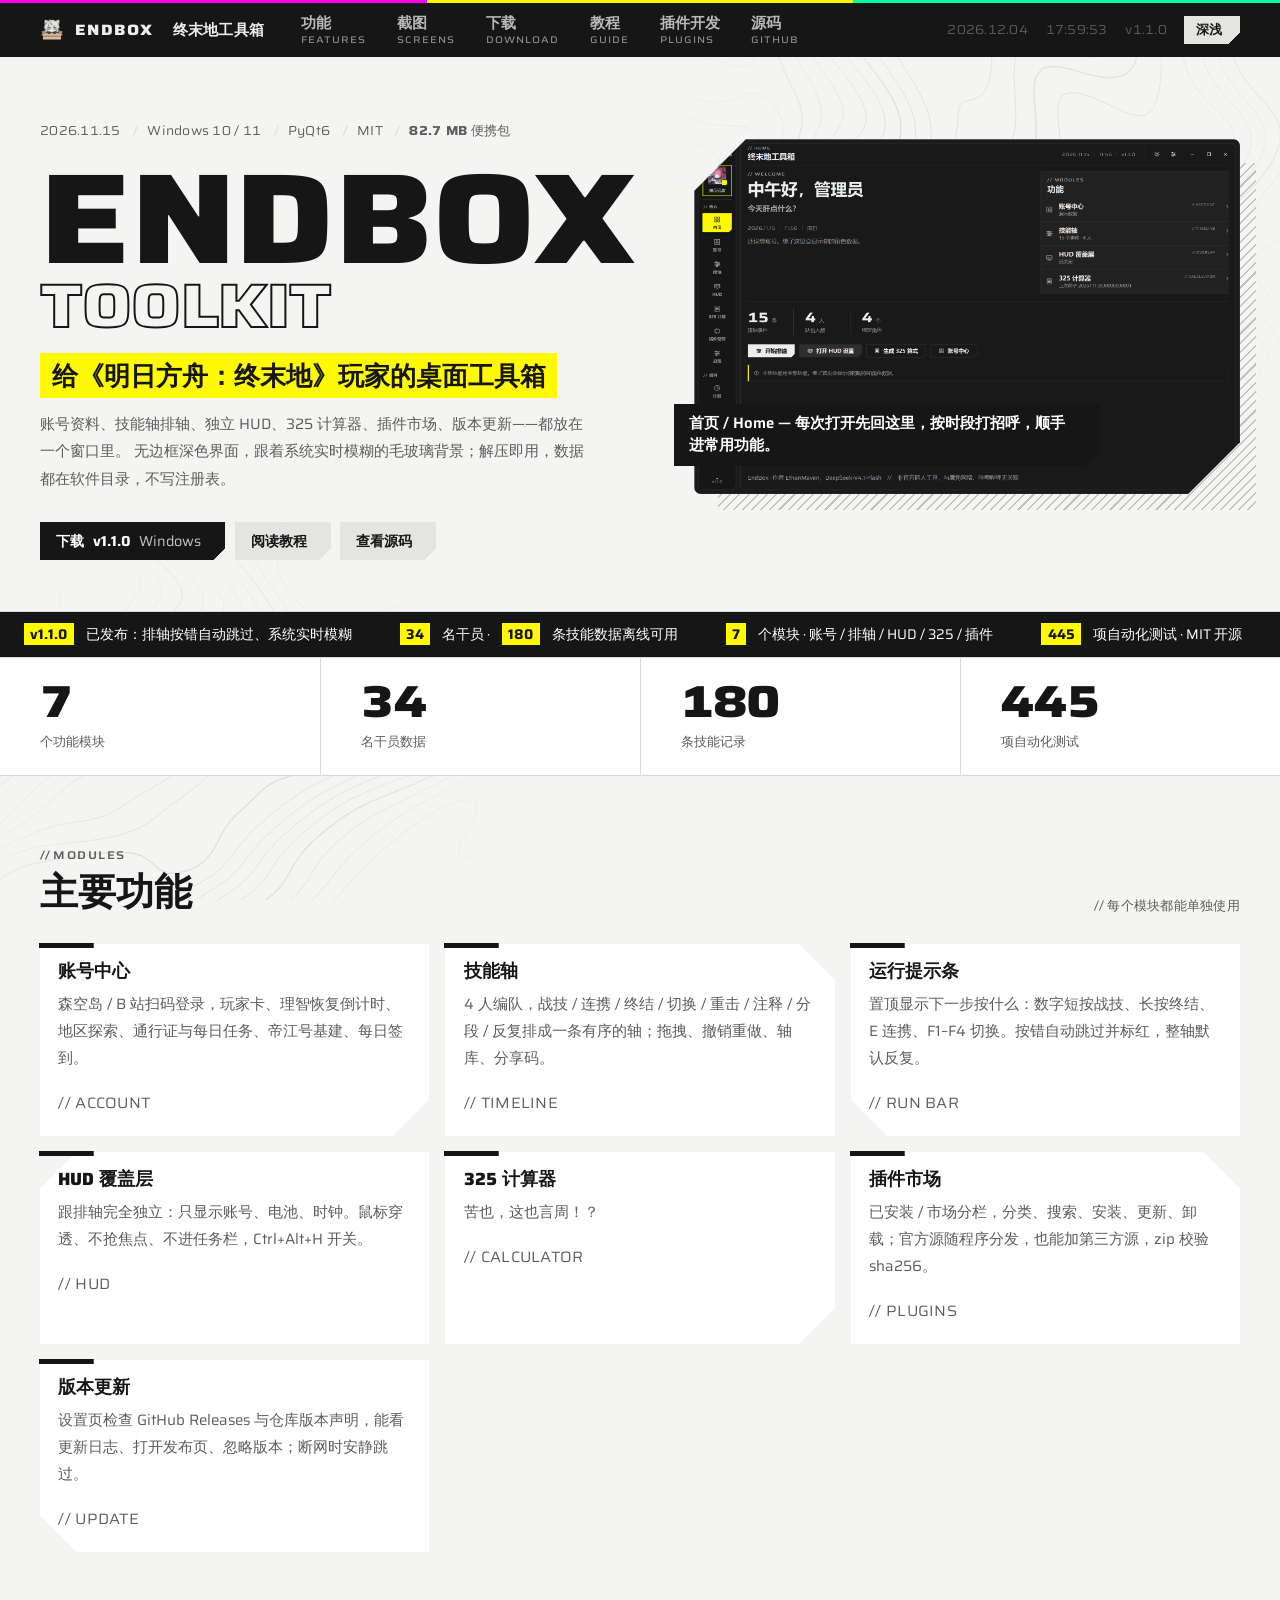
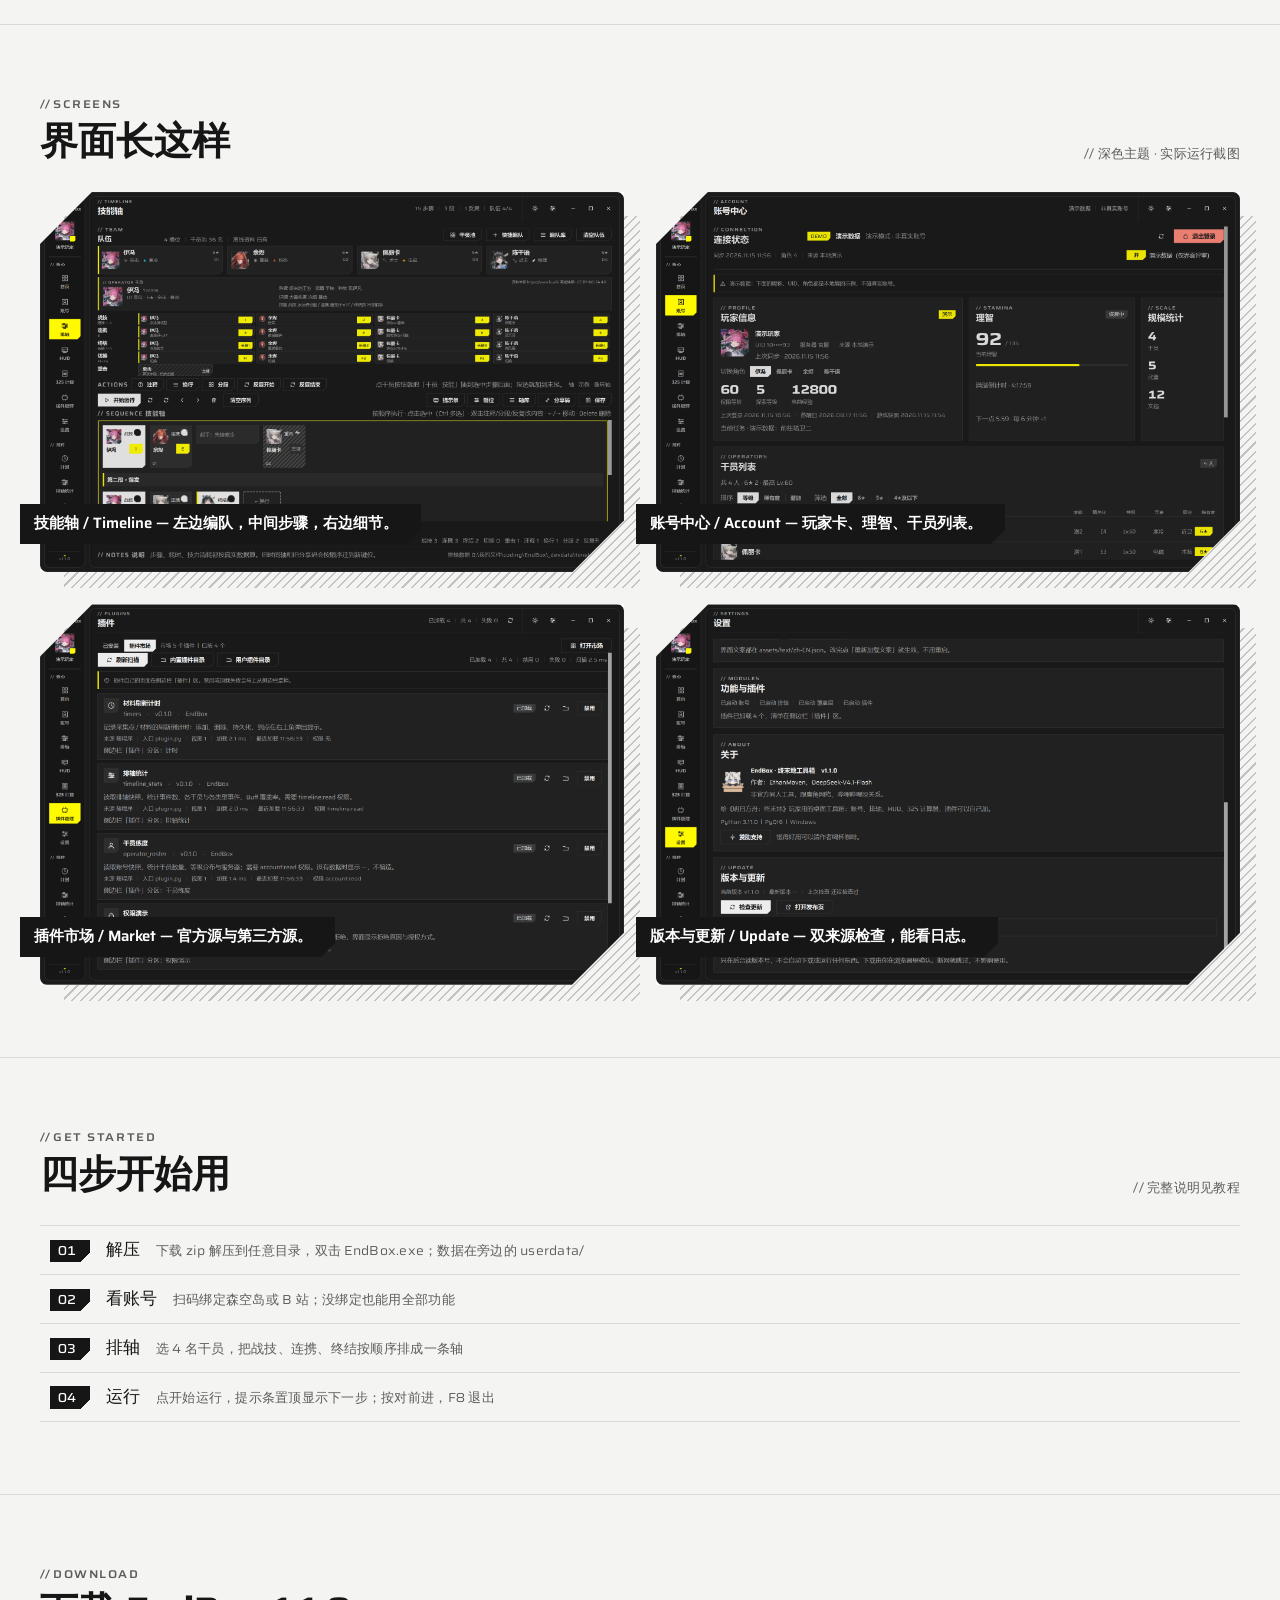
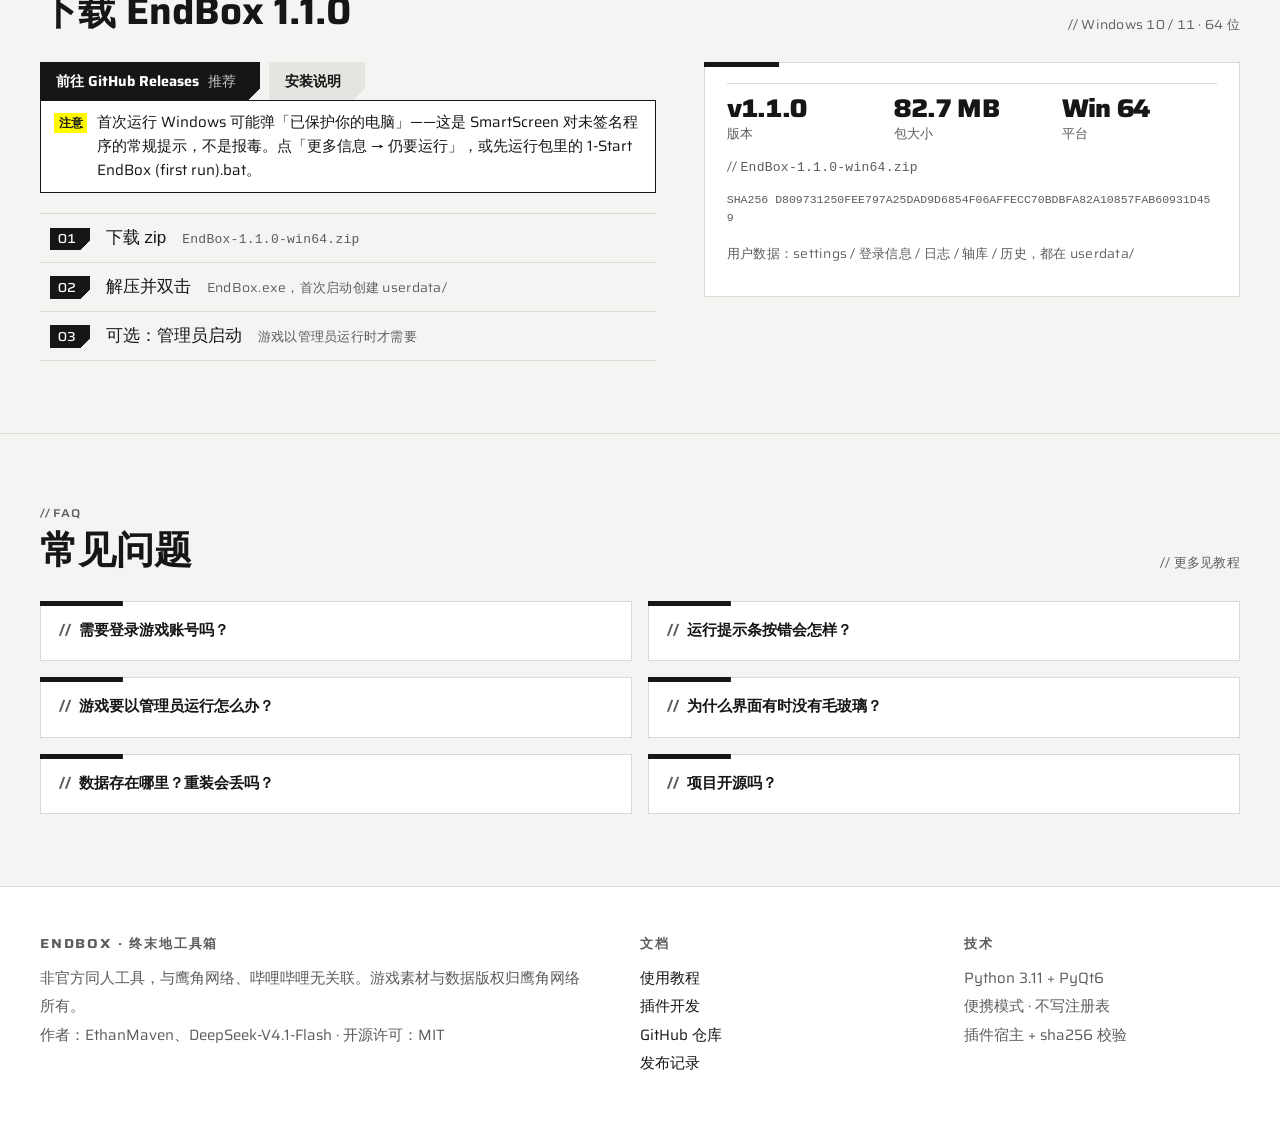
<file: index.html>
<!doctype html>
<html
  lang="zh-CN"
  data-ef-accent="yellow"
  data-ef-paper="neutral"
  data-ef-cut="standard"
  data-ef-ground="contours"
  data-ef-density="standard"
  data-ef-motion="full"
>
  <head>
    <meta charset="utf-8" />
    <meta name="viewport" content="width=device-width, initial-scale=1" />
    <title>EndBox · 终末地工具箱</title>
    <meta
      name="description"
      content="EndBox 是给《明日方舟：终末地》玩家用的 Windows 桌面工具箱：账号资料、技能轴排轴、独立 HUD、325 计算器、插件市场、版本更新，都在一个窗口里。开源、便携、免安装。"
    />
    <meta name="theme-color" content="#F4F4F2" media="(prefers-color-scheme: light)" />
    <meta name="theme-color" content="#191919" media="(prefers-color-scheme: dark)" />
    <link rel="icon" href="assets/img/endbox.png" />
    <script>
      try {
        const t = localStorage.getItem('theme');
        if (t) document.documentElement.dataset.theme = t;
      } catch {}
    </script>
    <script src="assets/variant.js"></script>
    <link rel="stylesheet" href="assets/endfield.css" />
    <link rel="stylesheet" href="assets/site.css" />
  </head>
  <body class="ef ef-contours">
    <div class="scroll-progress" aria-hidden="true"><i></i></div>
    <div class="ef-tri" aria-hidden="true"><i></i><i></i><i></i></div>

    <header class="ef-cmdbar">
      <a class="brand" href="index.html">
        <img src="assets/img/endbox.png" alt="" aria-hidden="true" />
        ENDBOX<span class="zh">终末地工具箱</span>
      </a>
      <nav aria-label="页面导航">
        <a href="#features">功能<small>Features</small></a>
        <a href="#screens">截图<small>Screens</small></a>
        <a href="#download">下载<small>Download</small></a>
        <a href="guide.html">教程<small>Guide</small></a>
        <a href="plugins.html">插件开发<small>Plugins</small></a>
        <a href="https://github.com/comreade-123/EndBox" rel="noopener">源码<small>GitHub</small></a>
      </nav>
      <div class="util">
        <span class="ef-field" data-clock-date>2026.11.15</span>
        <span class="ef-field" data-clock>--:--:--</span>
        <span class="ef-field" data-release-version>v1.1.0</span>
        <button class="ef-btn small" type="button" data-theme-toggle>深浅</button>
      </div>
    </header>

    <main>
      <section class="hero">
        <div class="hero-copy">
          <p class="hero-meta ef-field">
            <time data-release-date>2026.11.15</time>
            <span>Windows 10 / 11</span>
            <span>PyQt6</span>
            <span>MIT</span>
            <span><b data-release-size>82.7 MB</b> 便携包</span>
          </p>
          <h1 class="ef-wordmark">
            <span class="solid ef-in-drive">ENDBOX</span>
            <span class="hollow ef-in-drive" style="animation-delay: 140ms" aria-hidden="true">TOOLKIT</span>
          </h1>
          <p class="claim"><span class="ef-marker ef-in-stroke">给《明日方舟：终末地》玩家的桌面工具箱</span></p>
          <p class="bio">
            账号资料、技能轴排轴、独立 HUD、325 计算器、插件市场、版本更新——都放在一个窗口里。
            无边框深色界面，跟着系统实时模糊的毛玻璃背景；解压即用，数据都在软件目录，不写注册表。
          </p>
          <p class="ef-actions">
            <a class="ef-btn go" data-release-download href="#download">下载 <span data-release-version>v1.1.0</span> <span class="sub">Windows</span></a>
            <a class="ef-btn" href="guide.html">阅读教程</a>
            <a class="ef-btn" href="https://github.com/comreade-123/EndBox" rel="noopener">查看源码</a>
          </p>
        </div>

        <div class="hero-art">
          <figure class="ef-frame">
            <div class="window">
              <img src="assets/img/home_dark.png" alt="EndBox 首页：问候语、模块入口与今天的状态" />
            </div>
            <figcaption class="ef-plate">首页 / Home — 每次打开先回这里，按时段打招呼，顺手进常用功能。</figcaption>
          </figure>
        </div>

        <div class="ef-ticker" aria-label="项目信息">
          <div class="track">
            <ul>
              <li><a href="#download"><b>v1.1.0</b> 已发布：排轴按错自动跳过、系统实时模糊</a></li>
              <li><a href="#features"><b>34</b> 名干员 · <b>180</b> 条技能数据离线可用</a></li>
              <li><a href="#features"><b>7</b> 个模块 · 账号 / 排轴 / HUD / 325 / 插件</a></li>
              <li><a href="https://github.com/comreade-123/EndBox" rel="noopener"><b>445</b> 项自动化测试 · MIT 开源</a></li>
            </ul>
            <ul aria-hidden="true">
              <li><a href="#download" tabindex="-1"><b>v1.1.0</b> 已发布：排轴按错自动跳过、系统实时模糊</a></li>
              <li><a href="#features" tabindex="-1"><b>34</b> 名干员 · <b>180</b> 条技能数据离线可用</a></li>
              <li><a href="#features" tabindex="-1"><b>7</b> 个模块 · 账号 / 排轴 / HUD / 325 / 插件</a></li>
              <li><a href="https://github.com/comreade-123/EndBox" rel="noopener" tabindex="-1"><b>445</b> 项自动化测试 · MIT 开源</a></li>
            </ul>
          </div>
        </div>
      </section>

      <section class="stat-band" aria-label="真实统计">
        <div><b data-count="7">7</b><span>个功能模块</span></div>
        <div><b data-count="34">34</b><span>名干员数据</span></div>
        <div><b data-count="180">180</b><span>条技能记录</span></div>
        <div><b data-count="445">445</b><span>项自动化测试</span></div>
      </section>

      <section class="section" id="features">
        <div class="section-head">
          <div>
            <p class="ef-eyebrow slash">Modules</p>
            <h2>主要功能</h2>
          </div>
          <p class="ef-field"><span>// 每个模块都能单独使用</span></p>
        </div>

        <div class="modules">
          <a class="ef-panel cut-br" href="guide.html#account">
            <h2>账号中心</h2>
            <p>森空岛 / B 站扫码登录，玩家卡、理智恢复倒计时、地区探索、通行证与每日任务、帝江号基建、每日签到。</p>
            <p class="ef-field"><span>// ACCOUNT</span></p>
          </a>
          <a class="ef-panel cut-tr" href="guide.html#timeline">
            <h2>技能轴</h2>
            <p>4 人编队，战技 / 连携 / 终结 / 切换 / 重击 / 注释 / 分段 / 反复排成一条有序的轴；拖拽、撤销重做、轴库、分享码。</p>
            <p class="ef-field"><span>// TIMELINE</span></p>
          </a>
          <a class="ef-panel cut-bl" href="guide.html#runbar">
            <h2>运行提示条</h2>
            <p>置顶显示下一步按什么：数字短按战技、长按终结、E 连携、F1–F4 切换。按错自动跳过并标红，整轴默认反复。</p>
            <p class="ef-field"><span>// RUN BAR</span></p>
          </a>
          <a class="ef-panel cut-tl" href="guide.html#hud">
            <h2>HUD 覆盖层</h2>
            <p>跟排轴完全独立：只显示账号、电池、时钟。鼠标穿透、不抢焦点、不进任务栏，Ctrl+Alt+H 开关。</p>
            <p class="ef-field"><span>// HUD</span></p>
          </a>
          <a class="ef-panel cut-br" href="guide.html#calc">
            <h2>325 计算器</h2>
            <p>苦也，这也言周！？</p>
            <p class="ef-field"><span>// CALCULATOR</span></p>
          </a>
          <a class="ef-panel cut-tr" href="guide.html#plugins">
            <h2>插件市场</h2>
            <p>已安装 / 市场分栏，分类、搜索、安装、更新、卸载；官方源随程序分发，也能加第三方源，zip 校验 sha256。</p>
            <p class="ef-field"><span>// PLUGINS</span></p>
          </a>
          <a class="ef-panel cut-bl" href="guide.html#update">
            <h2>版本更新</h2>
            <p>设置页检查 GitHub Releases 与仓库版本声明，能看更新日志、打开发布页、忽略版本；断网时安静跳过。</p>
            <p class="ef-field"><span>// UPDATE</span></p>
          </a>
        </div>
      </section>

      <section class="section" id="screens">
        <div class="section-head">
          <div>
            <p class="ef-eyebrow slash">Screens</p>
            <h2>界面长这样</h2>
          </div>
          <p class="ef-field"><span>// 深色主题 · 实际运行截图</span></p>
        </div>

        <div class="gallery">
          <figure class="ef-frame">
            <div class="window"><img src="assets/img/timeline_dark.png" alt="技能轴编辑界面：编队、步骤列表与时间轴" /></div>
            <figcaption class="ef-plate">技能轴 / Timeline — 左边编队，中间步骤，右边细节。</figcaption>
          </figure>
          <figure class="ef-frame">
            <div class="window"><img src="assets/img/account_data_dark.png" alt="账号中心：玩家卡、理智、干员列表" /></div>
            <figcaption class="ef-plate">账号中心 / Account — 玩家卡、理智、干员列表。</figcaption>
          </figure>
          <figure class="ef-frame">
            <div class="window"><img src="assets/img/plugins_market_dark.png" alt="插件市场：分类、搜索、安装" /></div>
            <figcaption class="ef-plate">插件市场 / Market — 官方源与第三方源。</figcaption>
          </figure>
          <figure class="ef-frame">
            <div class="window"><img src="assets/img/settings_update_dark.png" alt="设置页的版本与更新" /></div>
            <figcaption class="ef-plate">版本与更新 / Update — 双来源检查，能看日志。</figcaption>
          </figure>
        </div>
      </section>

      <section class="section" id="start">
        <div class="section-head">
          <div>
            <p class="ef-eyebrow slash">Get started</p>
            <h2>四步开始用</h2>
          </div>
          <p class="ef-field"><a href="guide.html">// 完整说明见教程</a></p>
        </div>

        <ol class="ef-records">
          <li><a class="ef-record" href="guide.html#install"><span class="ef-tag">01</span><span class="name ef-read">解压</span><span class="ef-field">下载 zip 解压到任意目录，双击 EndBox.exe；数据在旁边的 userdata/</span></a></li>
          <li><a class="ef-record" href="guide.html#account"><span class="ef-tag">02</span><span class="name ef-read">看账号</span><span class="ef-field">扫码绑定森空岛或 B 站；没绑定也能用全部功能</span></a></li>
          <li><a class="ef-record" href="guide.html#timeline"><span class="ef-tag">03</span><span class="name ef-read">排轴</span><span class="ef-field">选 4 名干员，把战技、连携、终结按顺序排成一条轴</span></a></li>
          <li><a class="ef-record" href="guide.html#runbar"><span class="ef-tag">04</span><span class="name ef-read">运行</span><span class="ef-field">点开始运行，提示条置顶显示下一步；按对前进，F8 退出</span></a></li>
        </ol>
      </section>

      <section class="section" id="download">
        <div class="section-head">
          <div>
            <p class="ef-eyebrow slash">Download</p>
            <h2 data-release-title>下载 EndBox 1.1.0</h2>
          </div>
          <p class="ef-field"><span>// Windows 10 / 11 · 64 位</span></p>
        </div>

        <div class="download">
          <div>
            <p class="ef-actions" style="margin-top: 0">
              <a class="ef-btn go" data-release-release href="https://github.com/comreade-123/EndBox/releases/latest" rel="noopener">
                前往 GitHub Releases <span class="sub">推荐</span>
              </a>
              <a class="ef-btn" href="guide.html#install">安装说明</a>
            </p>
            <p class="ef-notice" data-flag="注意">
              <span>首次运行 Windows 可能弹「已保护你的电脑」——这是 SmartScreen 对未签名程序的常规提示，不是报毒。点「更多信息 → 仍要运行」，或先运行包里的 1-Start EndBox (first run).bat。</span>
            </p>
            <ol class="ef-records" style="margin-top: 1.25rem">
              <li><a class="ef-record" href="#download"><span class="ef-tag">01</span><span class="name ef-read">下载 zip</span><span class="ef-field"><code data-release-zip>EndBox-1.1.0-win64.zip</code></span></a></li>
              <li><a class="ef-record" href="#download"><span class="ef-tag">02</span><span class="name ef-read">解压并双击</span><span class="ef-field">EndBox.exe，首次启动创建 userdata/</span></a></li>
              <li><a class="ef-record" href="#download"><span class="ef-tag">03</span><span class="name ef-read">可选：管理员启动</span><span class="ef-field">游戏以管理员运行时才需要</span></a></li>
            </ol>
          </div>

          <div class="file ef-panel">
            <div class="ef-figs">
              <div><b data-release-version>v1.1.0</b><span>版本</span></div>
              <div><b data-release-size>82.7 MB</b><span>包大小</span></div>
              <div><b>Win 64</b><span>平台</span></div>
            </div>
            <p class="ef-field"><span>// <code data-release-zip>EndBox-1.1.0-win64.zip</code></span></p>
            <p class="hash" data-release-sha>SHA256 D809731250FEE797A25DAD9D6854F06AFFECC70BDBFA82A10857FAB60931D459</p>
            <p class="ef-field" style="margin-top: 1rem"><span>用户数据：settings / 登录信息 / 日志 / 轴库 / 历史，都在 userdata/</span></p>
          </div>
        </div>
      </section>

      <section class="section" id="faq">
        <div class="section-head">
          <div>
            <p class="ef-eyebrow slash">FAQ</p>
            <h2>常见问题</h2>
          </div>
          <p class="ef-field"><a href="guide.html#faq">// 更多见教程</a></p>
        </div>

        <div class="faq">
          <div class="ef-panel"><details><summary>需要登录游戏账号吗？</summary><p>不登录也能用全部功能。官服用森空岛 App 扫码，B 服用哔哩哔哩 App 扫码；登录信息用 Windows DPAPI 加密存在本机，只有当前用户能读。</p></details></div>
          <div class="ef-panel"><details><summary>运行提示条按错会怎样？</summary><p>按错直接跳过这一步、不给弹窗，被跳过的卡片标红并抖一下；进入下一步时白色圆圈收缩提示，整条轴不会卡住。</p></details></div>
          <div class="ef-panel"><details><summary>游戏要以管理员运行怎么办？</summary><p>游戏是管理员权限时，EndBox 也用管理员启动才能读到按键（Windows UIPI 限制）。不用按键功能时可以普通启动。</p></details></div>
          <div class="ef-panel"><details><summary>为什么界面有时没有毛玻璃？</summary><p>毛玻璃是 Windows 系统实时模糊，最大化时会关闭；系统或显卡驱动不支持时回退纯色背景，不影响功能。</p></details></div>
          <div class="ef-panel"><details><summary>数据存在哪里？重装会丢吗？</summary><p>默认在软件同目录的 userdata/；程序目录写不了时退回 %APPDATA%\EndBox。覆盖安装不会删数据。</p></details></div>
          <div class="ef-panel"><details><summary>项目开源吗？</summary><p>MIT 许可。界面文案、模块、插件 API 都有文档；游戏数据与素材版权归鹰角网络，只在本机使用、不随程序分发。</p></details></div>
        </div>
      </section>
    </main>

    <footer class="site">
      <div>
        <h2>EndBox · 终末地工具箱</h2>
        <p>非官方同人工具，与鹰角网络、哔哩哔哩无关联。游戏素材与数据版权归鹰角网络所有。</p>
        <p>作者：EthanMaven、DeepSeek-V4.1-Flash · 开源许可：MIT</p>
      </div>
      <div>
        <h2>文档</h2>
        <ul>
          <li><a href="guide.html">使用教程</a></li>
          <li><a href="plugins.html">插件开发</a></li>
          <li><a href="https://github.com/comreade-123/EndBox" rel="noopener">GitHub 仓库</a></li>
          <li><a href="https://github.com/comreade-123/EndBox/releases" rel="noopener">发布记录</a></li>
        </ul>
      </div>
      <div>
        <h2>技术</h2>
        <ul>
          <li>Python 3.11 + PyQt6</li>
          <li>便携模式 · 不写注册表</li>
          <li>插件宿主 + sha256 校验</li>
        </ul>
      </div>
    </footer>

    <script type="module">
      import { wireTheme, wireReadouts } from './assets/fx.js';
      import { wireRelease } from './assets/release.js';
      import { wireSiteFx } from './assets/site-fx.js';
      wireTheme();
      wireReadouts(document);
      wireRelease();
      wireSiteFx();
    </script>
  </body>
</html>
</file>
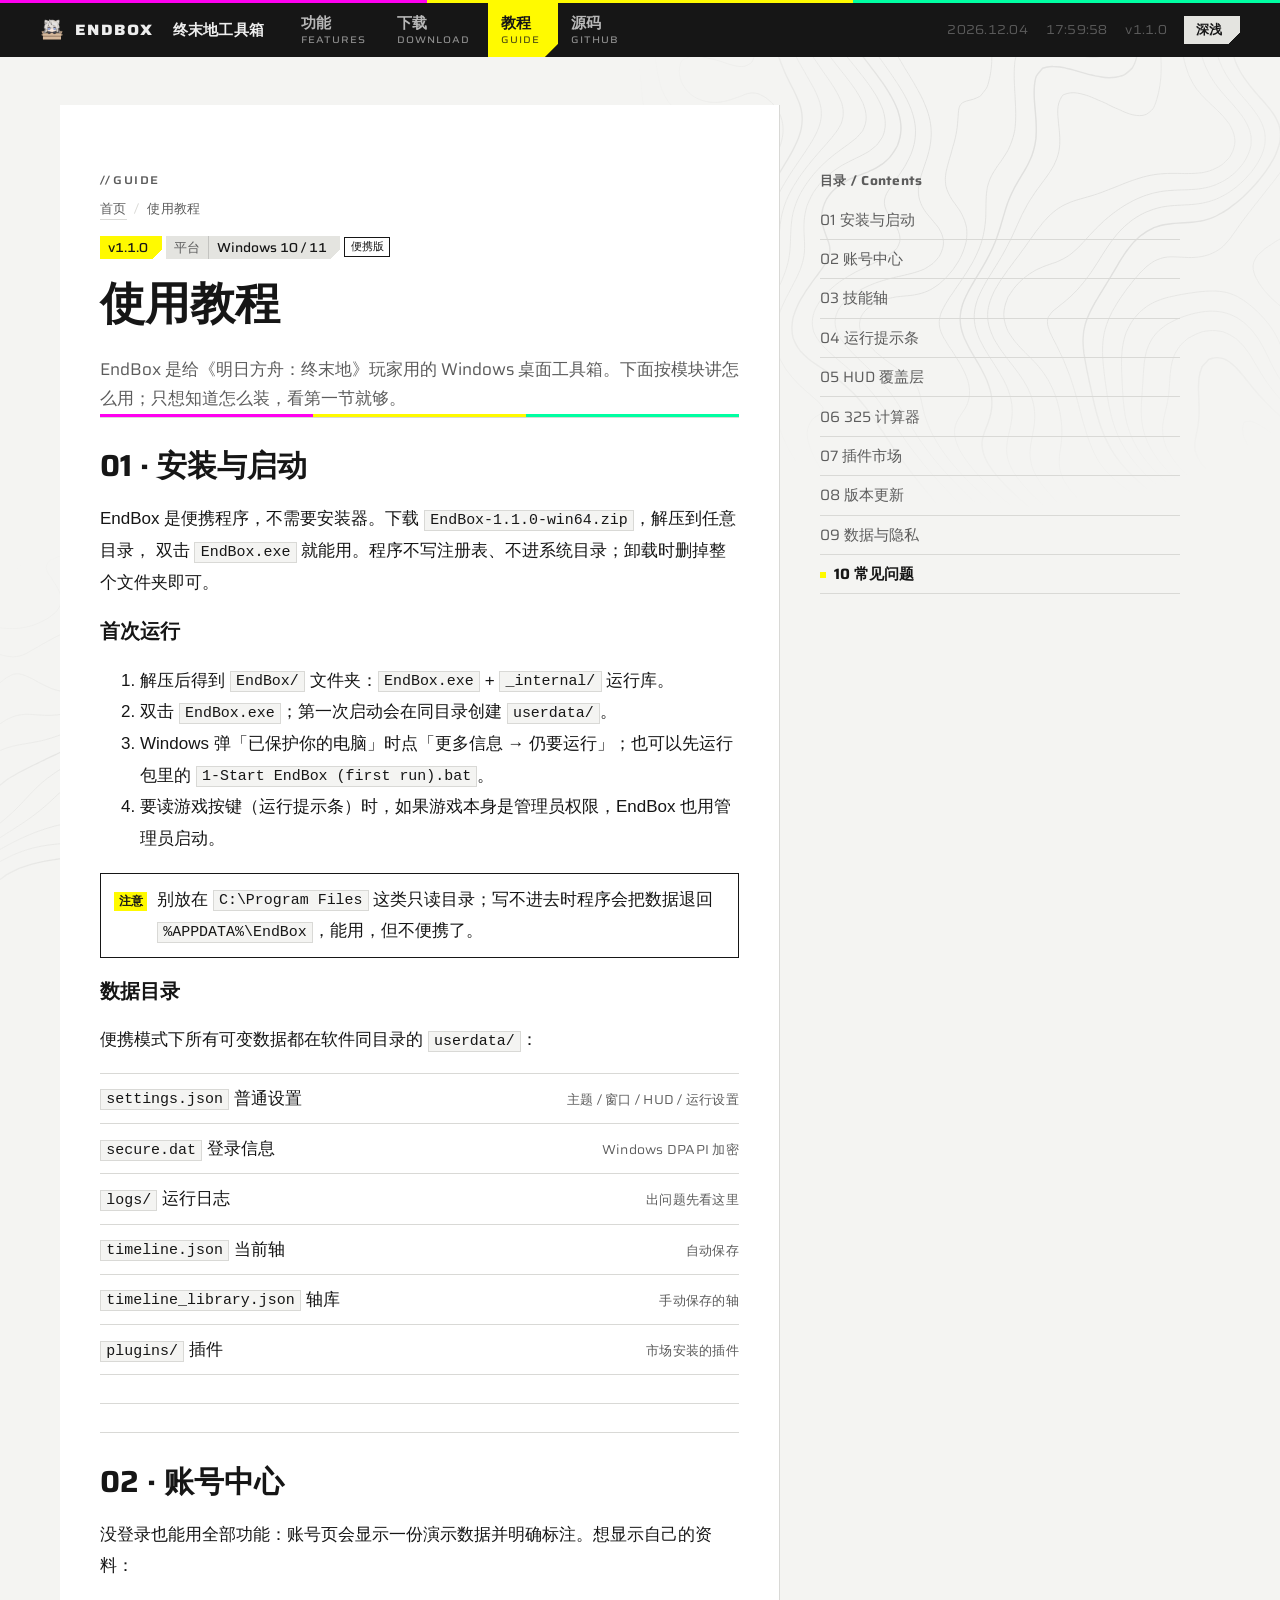
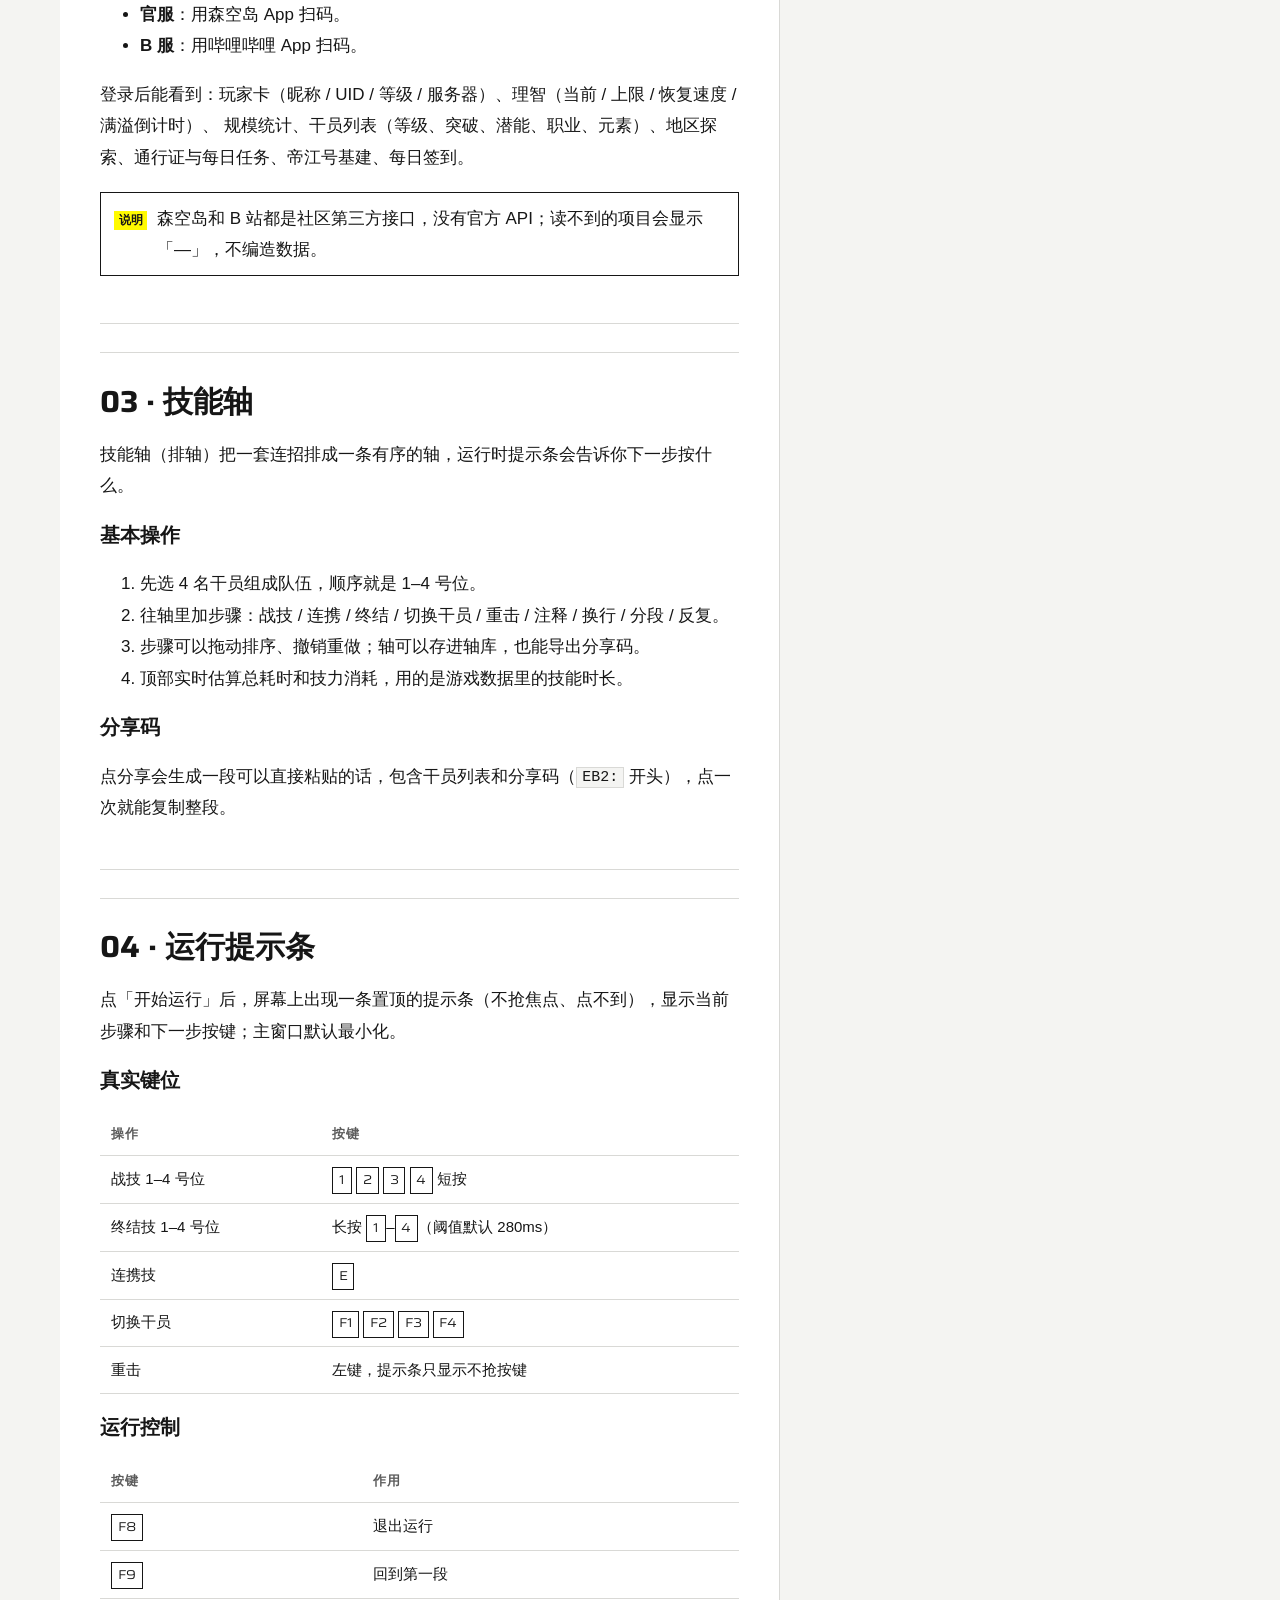
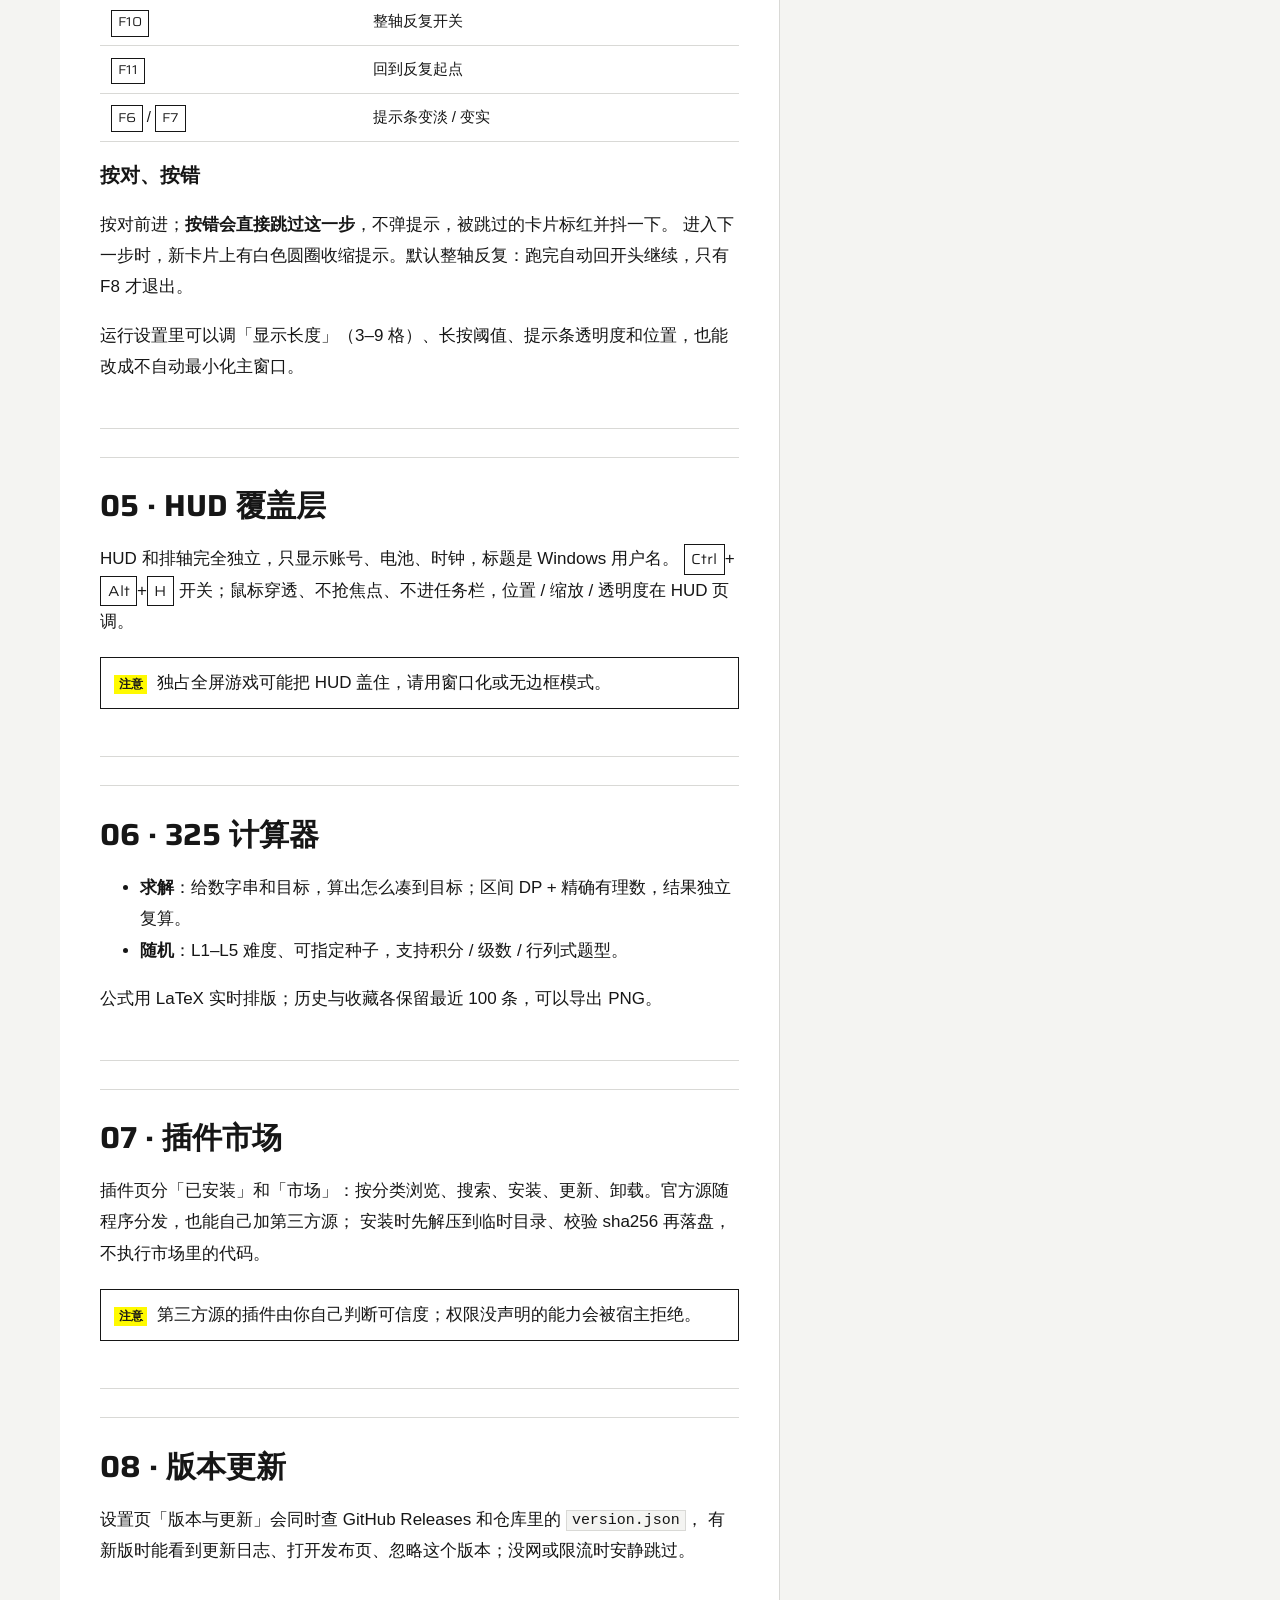
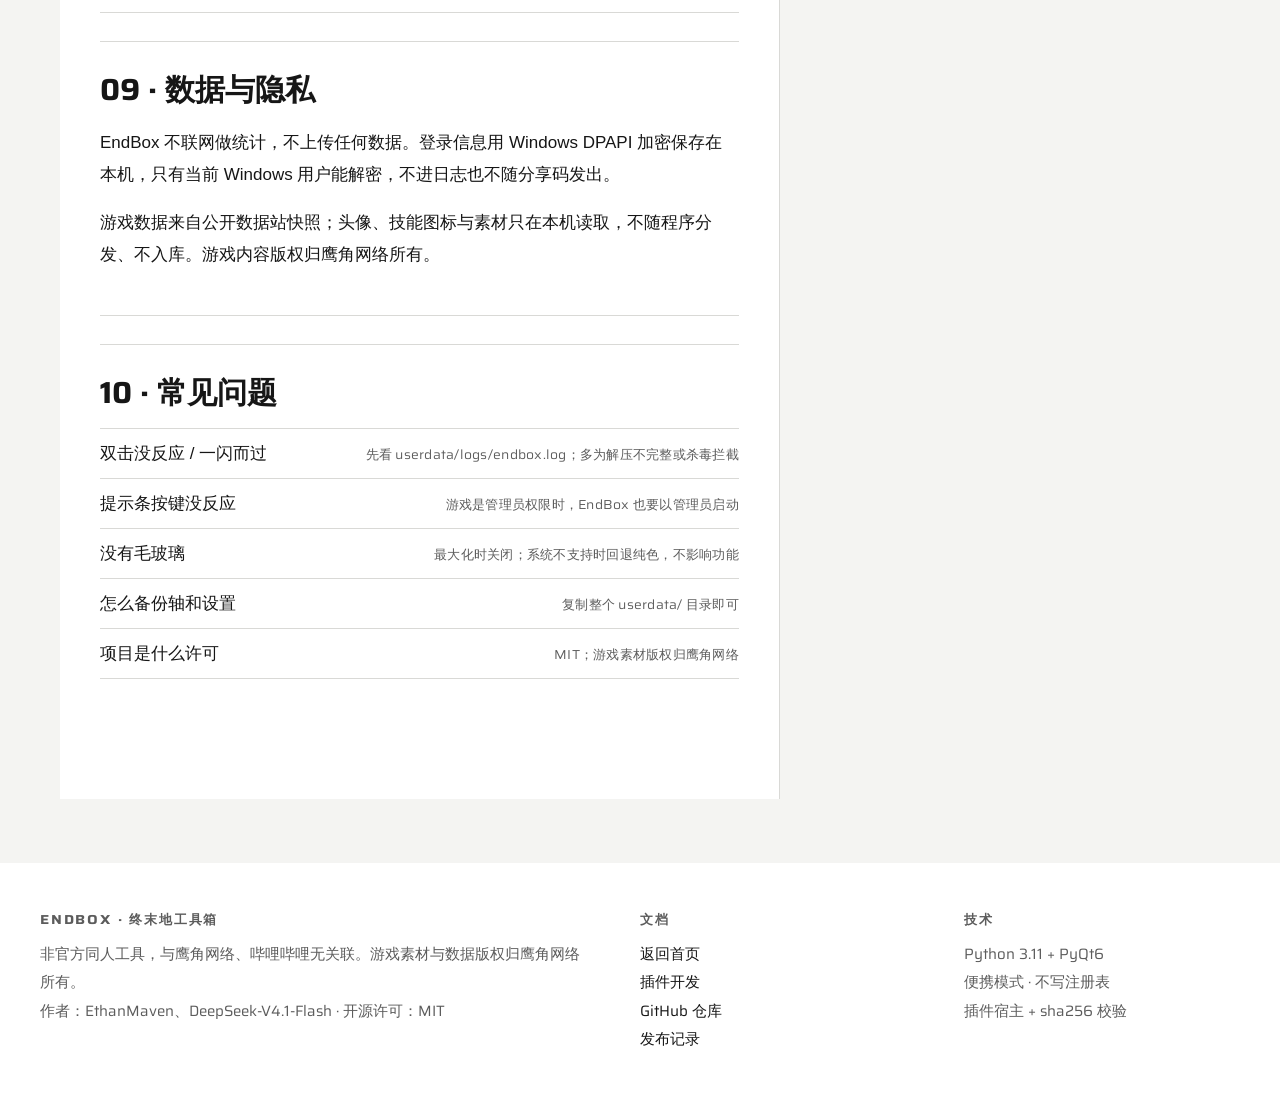
<file: guide.html>
<!doctype html>
<html
  lang="zh-CN"
  data-ef-accent="yellow"
  data-ef-paper="neutral"
  data-ef-cut="standard"
  data-ef-ground="contours"
  data-ef-density="standard"
  data-ef-motion="full"
>
  <head>
    <meta charset="utf-8" />
    <meta name="viewport" content="width=device-width, initial-scale=1" />
    <title>使用教程 · EndBox 终末地工具箱</title>
    <meta
      name="description"
      content="EndBox 使用教程：安装、账号中心、技能轴、运行提示条、HUD、325 计算器、插件市场、版本更新与常见问题。"
    />
    <link rel="icon" href="assets/img/endbox.png" />
    <script>
      try {
        const t = localStorage.getItem('theme');
        if (t) document.documentElement.dataset.theme = t;
      } catch {}
    </script>
    <script src="assets/variant.js"></script>
    <link rel="stylesheet" href="assets/endfield.css" />
    <link rel="stylesheet" href="assets/site.css" />
  </head>
  <body class="ef ef-contours">
    <div class="scroll-progress" aria-hidden="true"><i></i></div>
    <div class="ef-tri" aria-hidden="true"><i></i><i></i><i></i></div>

    <header class="ef-cmdbar">
      <a class="brand" href="index.html">
        <img src="assets/img/endbox.png" alt="" aria-hidden="true" />
        ENDBOX<span class="zh">终末地工具箱</span>
      </a>
      <nav aria-label="页面导航">
        <a href="index.html#features">功能<small>Features</small></a>
        <a href="index.html#download">下载<small>Download</small></a>
        <a href="guide.html" aria-current="page">教程<small>Guide</small></a>
        <a href="https://github.com/comreade-123/EndBox" rel="noopener">源码<small>GitHub</small></a>
      </nav>
      <div class="util">
        <span class="ef-field" data-clock-date>2026.11.15</span>
        <span class="ef-field" data-clock>--:--:--</span>
        <span class="ef-field" data-release-version>v1.1.0</span>
        <button class="ef-btn small" type="button" data-theme-toggle>深浅</button>
      </div>
    </header>

    <div class="guide">
      <div class="ef-spread">
        <article class="ef-sheet">
          <p class="ef-eyebrow slash">Guide</p>
          <p class="ef-crumb ef-field"><a href="index.html">首页</a><span>使用教程</span></p>
          <p class="ids">
            <span class="ef-tag is-current" data-release-version>v1.1.0</span>
            <span class="ef-kv"><span>平台</span><span>Windows 10 / 11</span></span>
            <span class="ef-state">便携版</span>
          </p>
          <h1 style="margin: 0.6rem 0 0.75rem; font-size: clamp(1.8rem, 4vw, 2.8rem)">使用教程</h1>
          <p class="ef-lede">
            EndBox 是给《明日方舟：终末地》玩家用的 Windows 桌面工具箱。下面按模块讲怎么用；只想知道怎么装，看第一节就够。
          </p>
          <div class="ef-tri" aria-hidden="true"><i></i><i></i><i></i></div>

          <div class="ef-prose" id="content">
            <section id="install">
              <h2>01 · 安装与启动</h2>
              <p>
                EndBox 是便携程序，不需要安装器。下载 <code>EndBox-1.1.0-win64.zip</code>，解压到任意目录，
                双击 <code>EndBox.exe</code> 就能用。程序不写注册表、不进系统目录；卸载时删掉整个文件夹即可。
              </p>
              <h3>首次运行</h3>
              <ol>
                <li>解压后得到 <code>EndBox/</code> 文件夹：<code>EndBox.exe</code> + <code>_internal/</code> 运行库。</li>
                <li>双击 <code>EndBox.exe</code>；第一次启动会在同目录创建 <code>userdata/</code>。</li>
                <li>Windows 弹「已保护你的电脑」时点「更多信息 → 仍要运行」；也可以先运行包里的 <code>1-Start EndBox (first run).bat</code>。</li>
                <li>要读游戏按键（运行提示条）时，如果游戏本身是管理员权限，EndBox 也用管理员启动。</li>
              </ol>
              <p class="ef-notice" data-flag="注意">
                <span>别放在 <code>C:\Program Files</code> 这类只读目录；写不进去时程序会把数据退回 <code>%APPDATA%\EndBox</code>，能用，但不便携了。</span>
              </p>
              <h3>数据目录</h3>
              <p>便携模式下所有可变数据都在软件同目录的 <code>userdata/</code>：</p>
              <ul class="ef-ledger">
                <li><span><code>settings.json</code> 普通设置</span><span class="ef-field">主题 / 窗口 / HUD / 运行设置</span></li>
                <li><span><code>secure.dat</code> 登录信息</span><span class="ef-field">Windows DPAPI 加密</span></li>
                <li><span><code>logs/</code> 运行日志</span><span class="ef-field">出问题先看这里</span></li>
                <li><span><code>timeline.json</code> 当前轴</span><span class="ef-field">自动保存</span></li>
                <li><span><code>timeline_library.json</code> 轴库</span><span class="ef-field">手动保存的轴</span></li>
                <li><span><code>plugins/</code> 插件</span><span class="ef-field">市场安装的插件</span></li>
              </ul>
            </section>

            <section id="account">
              <h2>02 · 账号中心</h2>
              <p>没登录也能用全部功能：账号页会显示一份演示数据并明确标注。想显示自己的资料：</p>
              <ul>
                <li><strong>官服</strong>：用森空岛 App 扫码。</li>
                <li><strong>B 服</strong>：用哔哩哔哩 App 扫码。</li>
              </ul>
              <p>
                登录后能看到：玩家卡（昵称 / UID / 等级 / 服务器）、理智（当前 / 上限 / 恢复速度 / 满溢倒计时）、
                规模统计、干员列表（等级、突破、潜能、职业、元素）、地区探索、通行证与每日任务、帝江号基建、每日签到。
              </p>
              <p class="ef-notice" data-flag="说明">
                <span>森空岛和 B 站都是社区第三方接口，没有官方 API；读不到的项目会显示「—」，不编造数据。</span>
              </p>
            </section>

            <section id="timeline">
              <h2>03 · 技能轴</h2>
              <p>技能轴（排轴）把一套连招排成一条有序的轴，运行时提示条会告诉你下一步按什么。</p>
              <h3>基本操作</h3>
              <ol>
                <li>先选 4 名干员组成队伍，顺序就是 1–4 号位。</li>
                <li>往轴里加步骤：战技 / 连携 / 终结 / 切换干员 / 重击 / 注释 / 换行 / 分段 / 反复。</li>
                <li>步骤可以拖动排序、撤销重做；轴可以存进轴库，也能导出分享码。</li>
                <li>顶部实时估算总耗时和技力消耗，用的是游戏数据里的技能时长。</li>
              </ol>
              <h3>分享码</h3>
              <p>点分享会生成一段可以直接粘贴的话，包含干员列表和分享码（<code>EB2:</code> 开头），点一次就能复制整段。</p>
            </section>

            <section id="runbar">
              <h2>04 · 运行提示条</h2>
              <p>点「开始运行」后，屏幕上出现一条置顶的提示条（不抢焦点、点不到），显示当前步骤和下一步按键；主窗口默认最小化。</p>
              <h3>真实键位</h3>
              <table>
                <thead><tr><th>操作</th><th>按键</th></tr></thead>
                <tbody>
                  <tr><td>战技 1–4 号位</td><td><kbd>1</kbd> <kbd>2</kbd> <kbd>3</kbd> <kbd>4</kbd> 短按</td></tr>
                  <tr><td>终结技 1–4 号位</td><td>长按 <kbd>1</kbd>–<kbd>4</kbd>（阈值默认 280ms）</td></tr>
                  <tr><td>连携技</td><td><kbd>E</kbd></td></tr>
                  <tr><td>切换干员</td><td><kbd>F1</kbd> <kbd>F2</kbd> <kbd>F3</kbd> <kbd>F4</kbd></td></tr>
                  <tr><td>重击</td><td>左键，提示条只显示不抢按键</td></tr>
                </tbody>
              </table>
              <h3>运行控制</h3>
              <table>
                <thead><tr><th>按键</th><th>作用</th></tr></thead>
                <tbody>
                  <tr><td><kbd>F8</kbd></td><td>退出运行</td></tr>
                  <tr><td><kbd>F9</kbd></td><td>回到第一段</td></tr>
                  <tr><td><kbd>F10</kbd></td><td>整轴反复开关</td></tr>
                  <tr><td><kbd>F11</kbd></td><td>回到反复起点</td></tr>
                  <tr><td><kbd>F6</kbd> / <kbd>F7</kbd></td><td>提示条变淡 / 变实</td></tr>
                </tbody>
              </table>
              <h3>按对、按错</h3>
              <p>
                按对前进；<strong>按错会直接跳过这一步</strong>，不弹提示，被跳过的卡片标红并抖一下。
                进入下一步时，新卡片上有白色圆圈收缩提示。默认整轴反复：跑完自动回开头继续，只有 F8 才退出。
              </p>
              <p>运行设置里可以调「显示长度」（3–9 格）、长按阈值、提示条透明度和位置，也能改成不自动最小化主窗口。</p>
            </section>

            <section id="hud">
              <h2>05 · HUD 覆盖层</h2>
              <p>
                HUD 和排轴完全独立，只显示账号、电池、时钟，标题是 Windows 用户名。
                <kbd>Ctrl</kbd>+<kbd>Alt</kbd>+<kbd>H</kbd> 开关；鼠标穿透、不抢焦点、不进任务栏，位置 / 缩放 / 透明度在 HUD 页调。
              </p>
              <p class="ef-notice" data-flag="注意"><span>独占全屏游戏可能把 HUD 盖住，请用窗口化或无边框模式。</span></p>
            </section>

            <section id="calc">
              <h2>06 · 325 计算器</h2>
              <ul>
                <li><strong>求解</strong>：给数字串和目标，算出怎么凑到目标；区间 DP + 精确有理数，结果独立复算。</li>
                <li><strong>随机</strong>：L1–L5 难度、可指定种子，支持积分 / 级数 / 行列式题型。</li>
              </ul>
              <p>公式用 LaTeX 实时排版；历史与收藏各保留最近 100 条，可以导出 PNG。</p>
            </section>

            <section id="plugins">
              <h2>07 · 插件市场</h2>
              <p>
                插件页分「已安装」和「市场」：按分类浏览、搜索、安装、更新、卸载。官方源随程序分发，也能自己加第三方源；
                安装时先解压到临时目录、校验 sha256 再落盘，不执行市场里的代码。
              </p>
              <p class="ef-notice" data-flag="注意"><span>第三方源的插件由你自己判断可信度；权限没声明的能力会被宿主拒绝。</span></p>
            </section>

            <section id="update">
              <h2>08 · 版本更新</h2>
              <p>
                设置页「版本与更新」会同时查 GitHub Releases 和仓库里的 <code>version.json</code>，
                有新版时能看到更新日志、打开发布页、忽略这个版本；没网或限流时安静跳过。
              </p>
            </section>

            <section id="data">
              <h2>09 · 数据与隐私</h2>
              <p>
                EndBox 不联网做统计，不上传任何数据。登录信息用 Windows DPAPI 加密保存在本机，只有当前 Windows 用户能解密，不进日志也不随分享码发出。
              </p>
              <p>游戏数据来自公开数据站快照；头像、技能图标与素材只在本机读取，不随程序分发、不入库。游戏内容版权归鹰角网络所有。</p>
            </section>

            <section id="faq">
              <h2>10 · 常见问题</h2>
              <ul class="ef-ledger">
                <li><span>双击没反应 / 一闪而过</span><span class="ef-field">先看 userdata/logs/endbox.log；多为解压不完整或杀毒拦截</span></li>
                <li><span>提示条按键没反应</span><span class="ef-field">游戏是管理员权限时，EndBox 也要以管理员启动</span></li>
                <li><span>没有毛玻璃</span><span class="ef-field">最大化时关闭；系统不支持时回退纯色，不影响功能</span></li>
                <li><span>怎么备份轴和设置</span><span class="ef-field">复制整个 userdata/ 目录即可</span></li>
                <li><span>项目是什么许可</span><span class="ef-field">MIT；游戏素材版权归鹰角网络</span></li>
              </ul>
            </section>
          </div>
        </article>

        <aside class="ef-margin" aria-label="目录">
          <div class="toc">
            <h2 class="ef-field">目录 / Contents</h2>
            <ol>
              <li><a href="#install">01 安装与启动</a></li>
              <li><a href="#account">02 账号中心</a></li>
              <li><a href="#timeline">03 技能轴</a></li>
              <li><a href="#runbar">04 运行提示条</a></li>
              <li><a href="#hud">05 HUD 覆盖层</a></li>
              <li><a href="#calc">06 325 计算器</a></li>
              <li><a href="#plugins">07 插件市场</a></li>
              <li><a href="#update">08 版本更新</a></li>
              <li><a href="#data">09 数据与隐私</a></li>
              <li><a href="#faq">10 常见问题</a></li>
            </ol>
          </div>
        </aside>
      </div>
    </div>

    <footer class="site">
      <div>
        <h2>EndBox · 终末地工具箱</h2>
        <p>非官方同人工具，与鹰角网络、哔哩哔哩无关联。游戏素材与数据版权归鹰角网络所有。</p>
        <p>作者：EthanMaven、DeepSeek-V4.1-Flash · 开源许可：MIT</p>
      </div>
      <div>
        <h2>文档</h2>
        <ul>
          <li><a href="index.html">返回首页</a></li>
          <li><a href="plugins.html">插件开发</a></li>
          <li><a href="https://github.com/comreade-123/EndBox" rel="noopener">GitHub 仓库</a></li>
          <li><a href="https://github.com/comreade-123/EndBox/releases" rel="noopener">发布记录</a></li>
        </ul>
      </div>
      <div>
        <h2>技术</h2>
        <ul>
          <li>Python 3.11 + PyQt6</li>
          <li>便携模式 · 不写注册表</li>
          <li>插件宿主 + sha256 校验</li>
        </ul>
      </div>
    </footer>

    <script type="module">
      import { wireTheme, wireReadouts } from './assets/fx.js';
      import { wireRelease } from './assets/release.js';
      import { wireSiteFx } from './assets/site-fx.js';
      wireTheme();
      wireReadouts(document);
      wireRelease();
      wireSiteFx();

      const links = [...document.querySelectorAll('.guide .toc a[href^="#"]')];
      const sections = links
        .map((a) => document.querySelector(a.getAttribute('href')))
        .filter(Boolean);
      const setCurrent = (id) => {
        links.forEach((a) => {
          if (a.getAttribute('href') === '#' + id) a.setAttribute('aria-current', 'true');
          else a.removeAttribute('aria-current');
        });
      };
      const io = new IntersectionObserver(
        (entries) => {
          const visible = entries
            .filter((e) => e.isIntersecting)
            .sort((a, b) => a.boundingClientRect.top - b.boundingClientRect.top)[0];
          if (visible) setCurrent(visible.target.id);
        },
        { rootMargin: '-20% 0px -70% 0px', threshold: 0 }
      );
      sections.forEach((s) => io.observe(s));
    </script>
  </body>
</html>
</file>
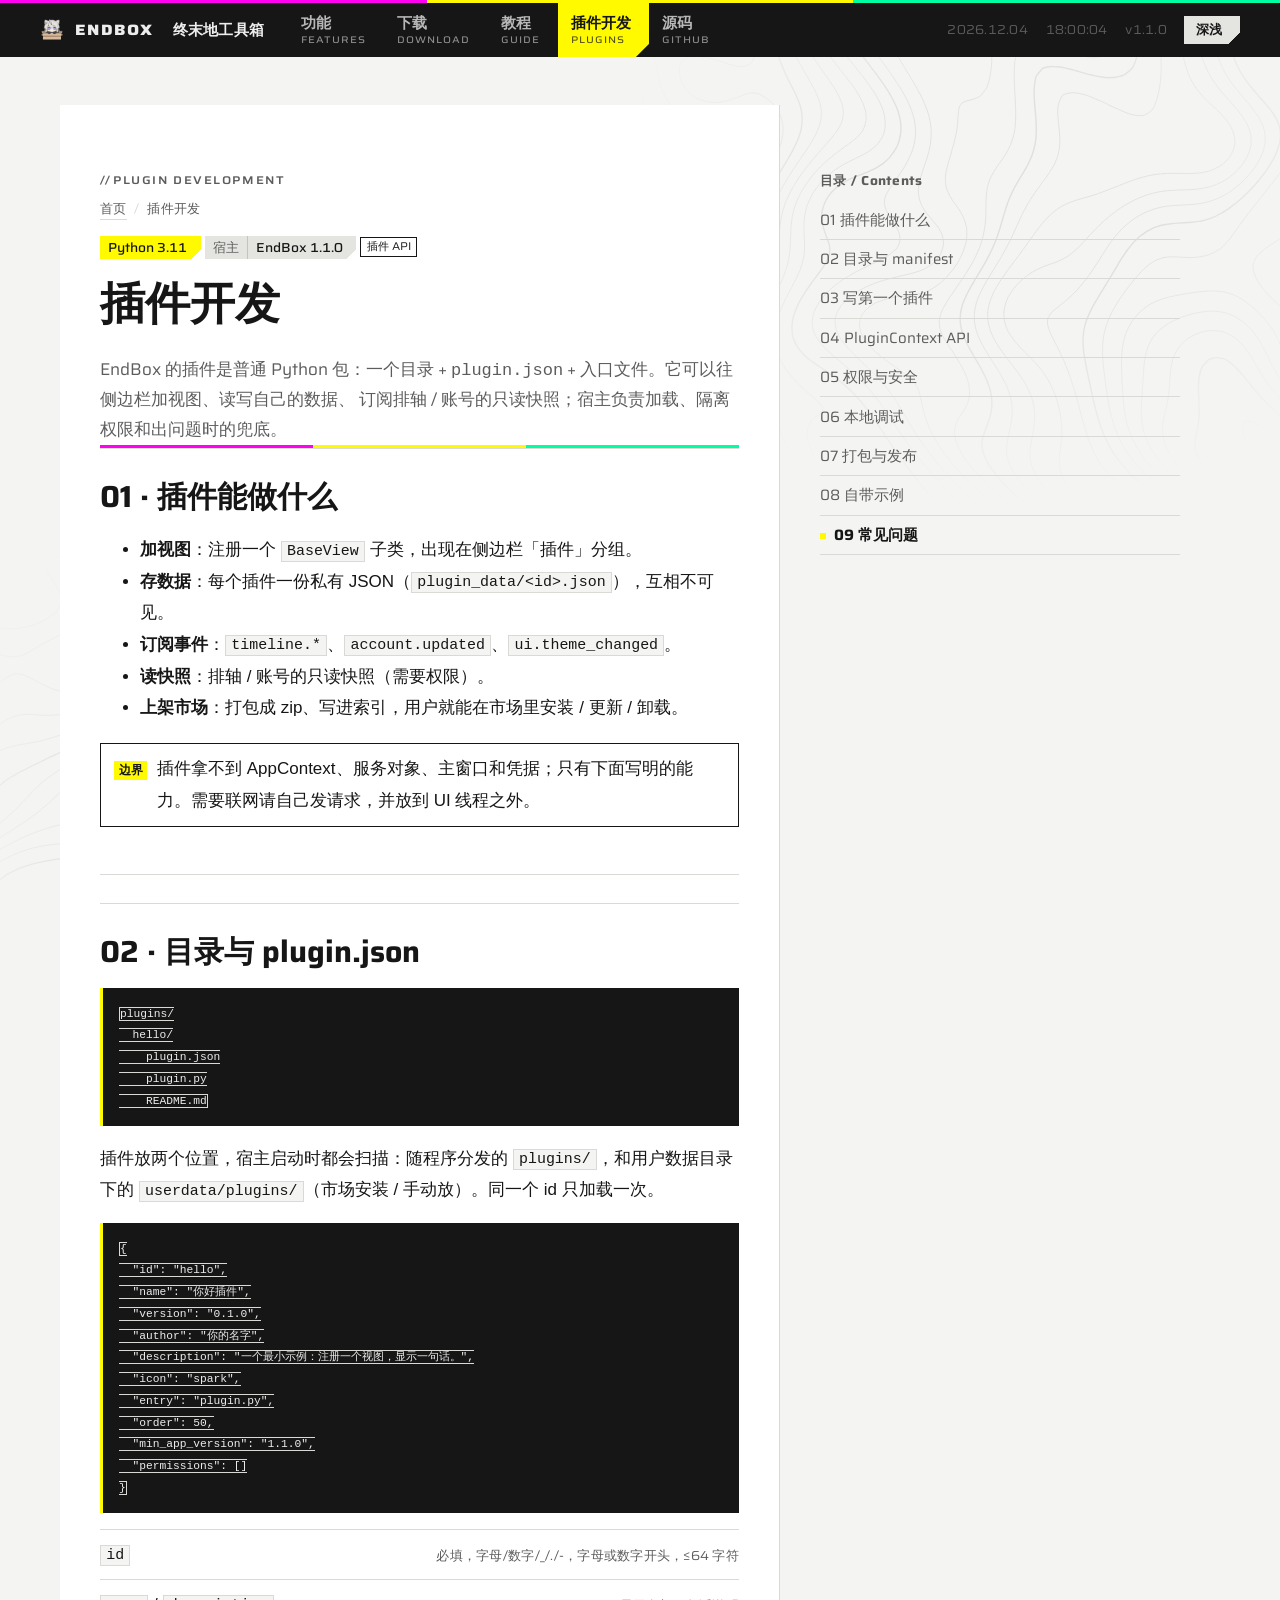
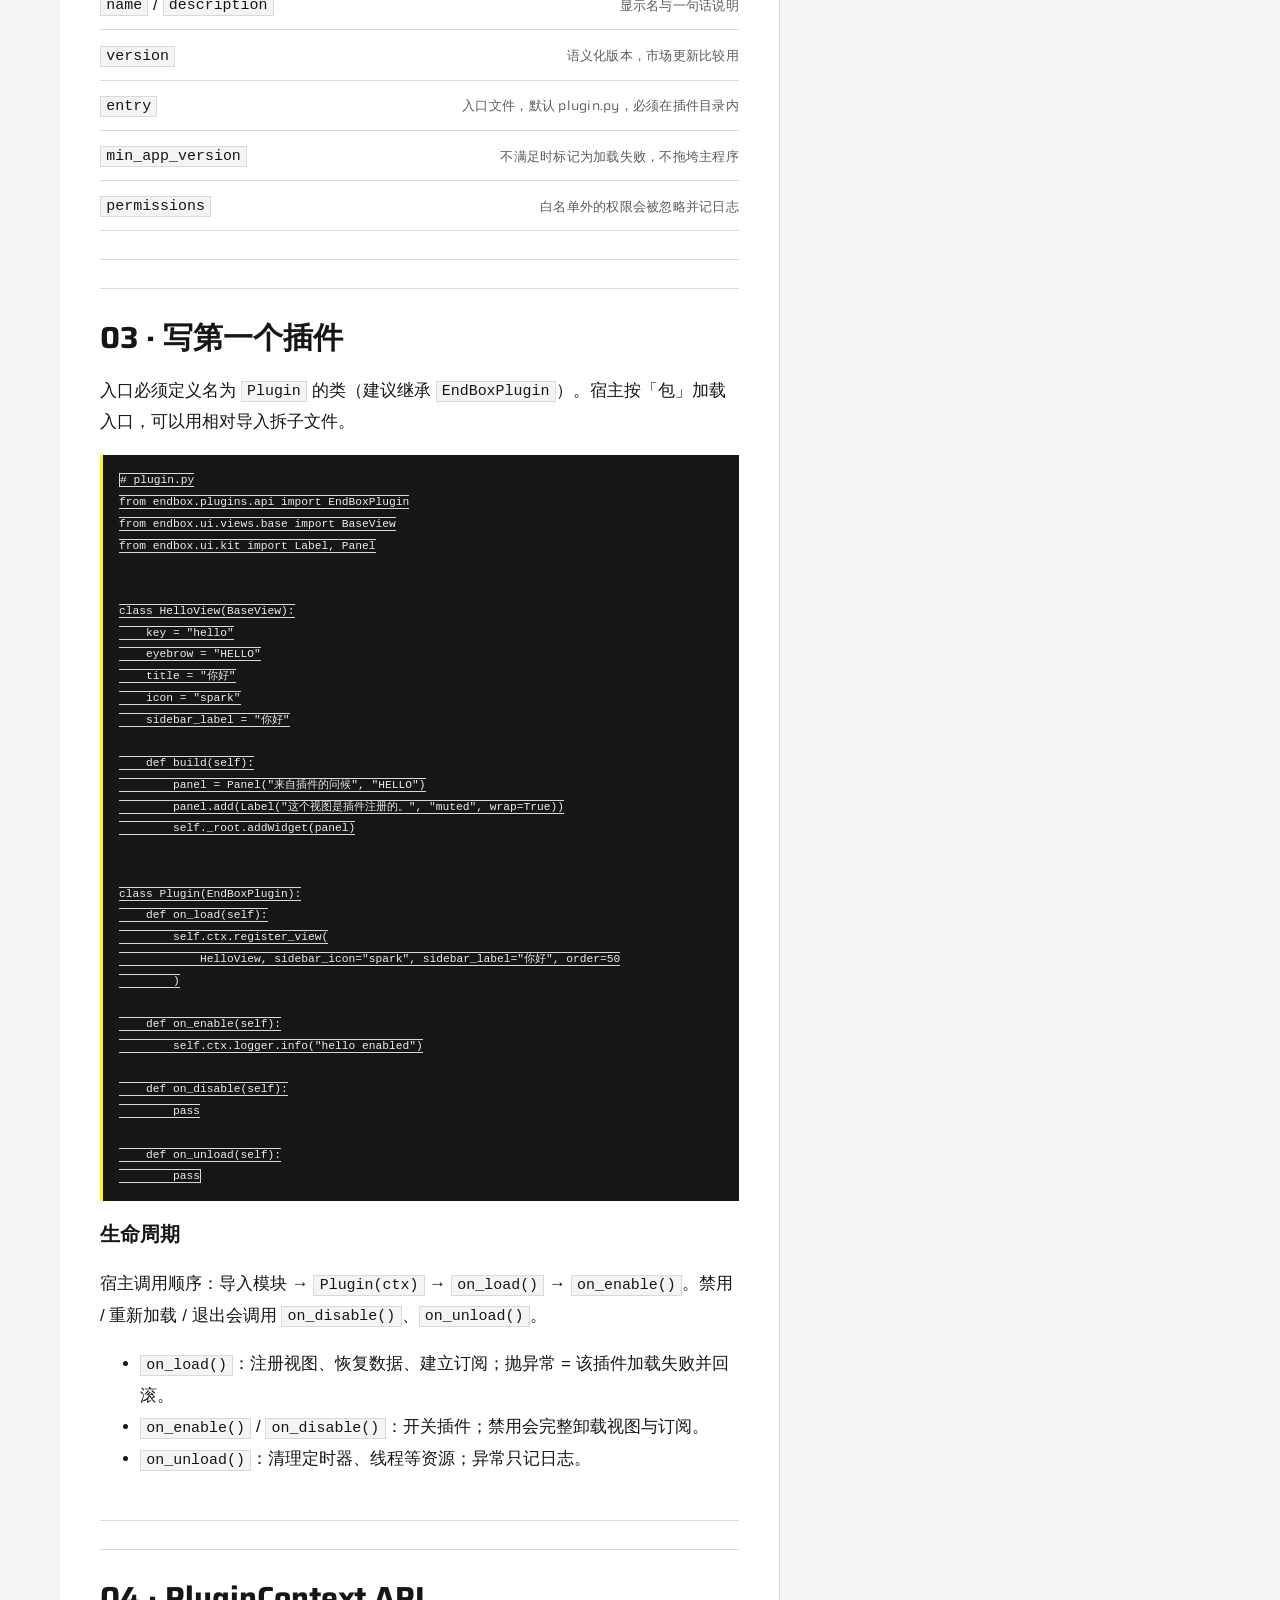
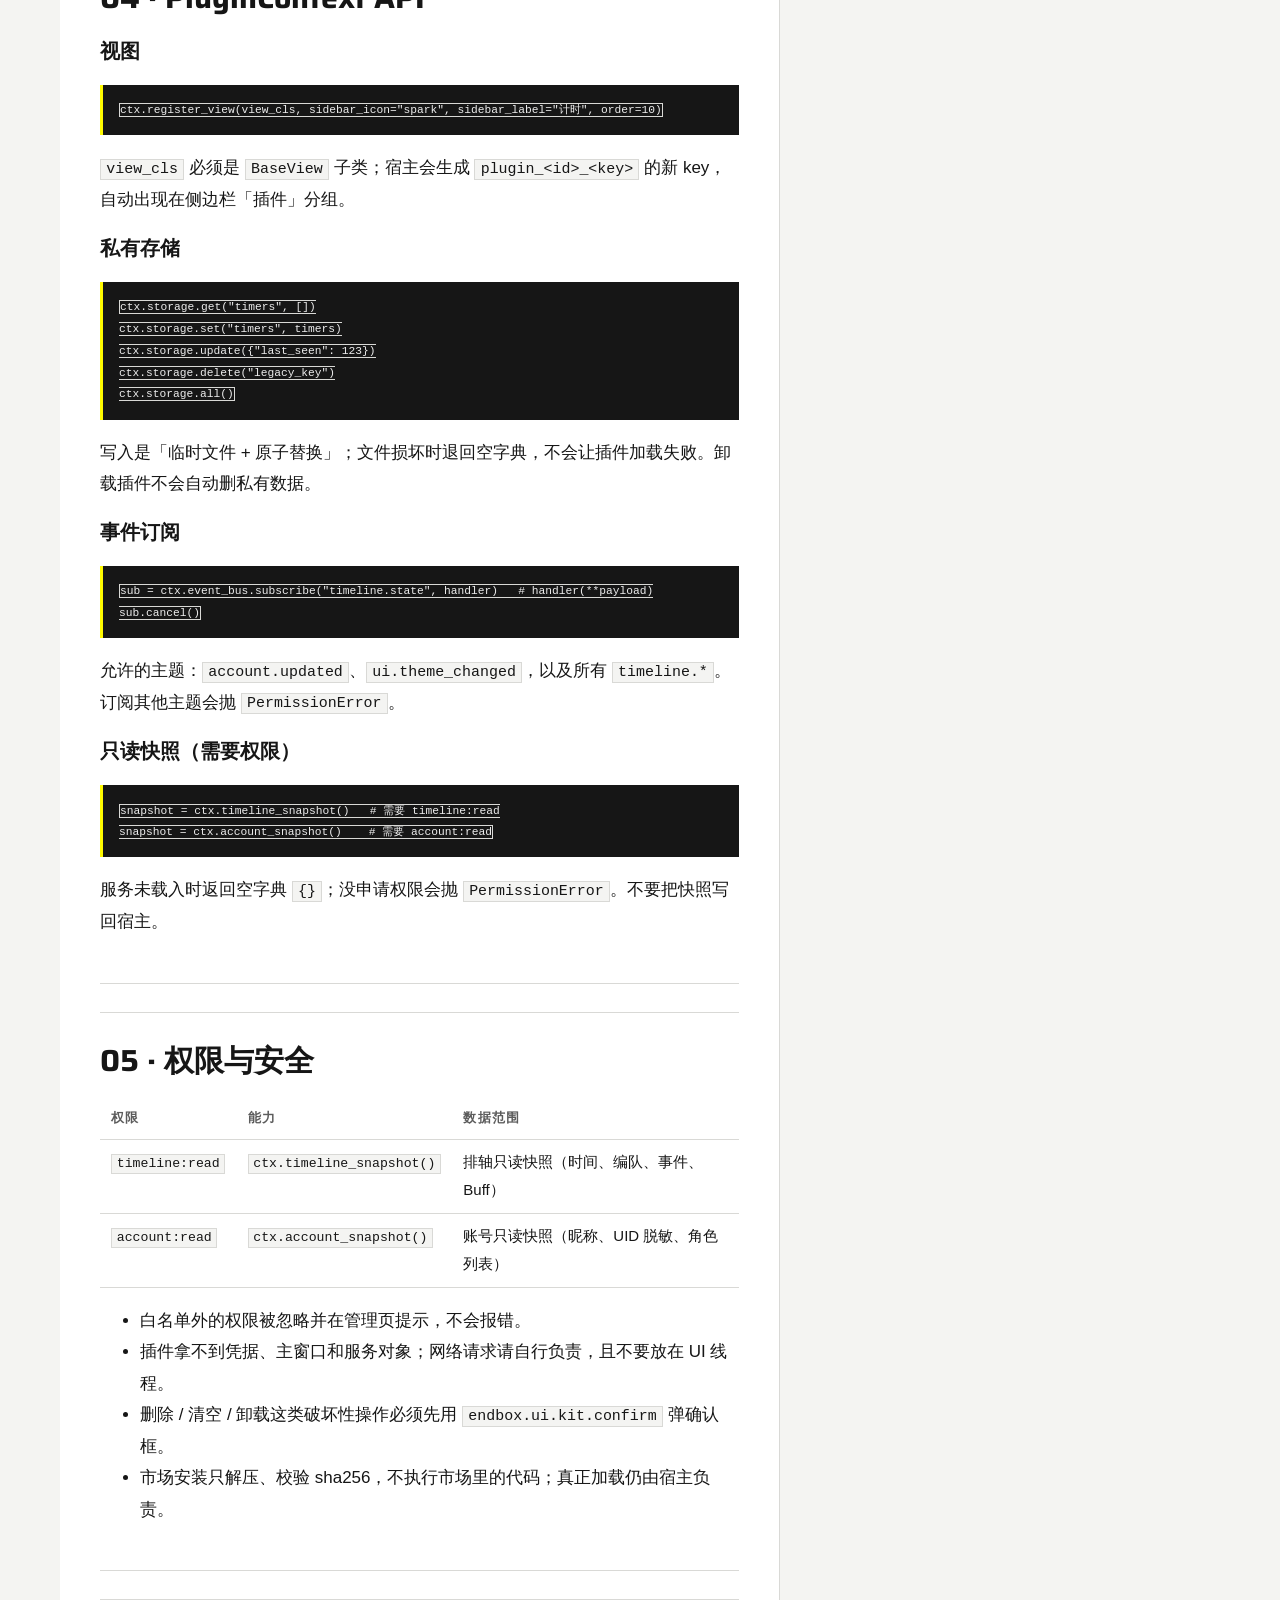
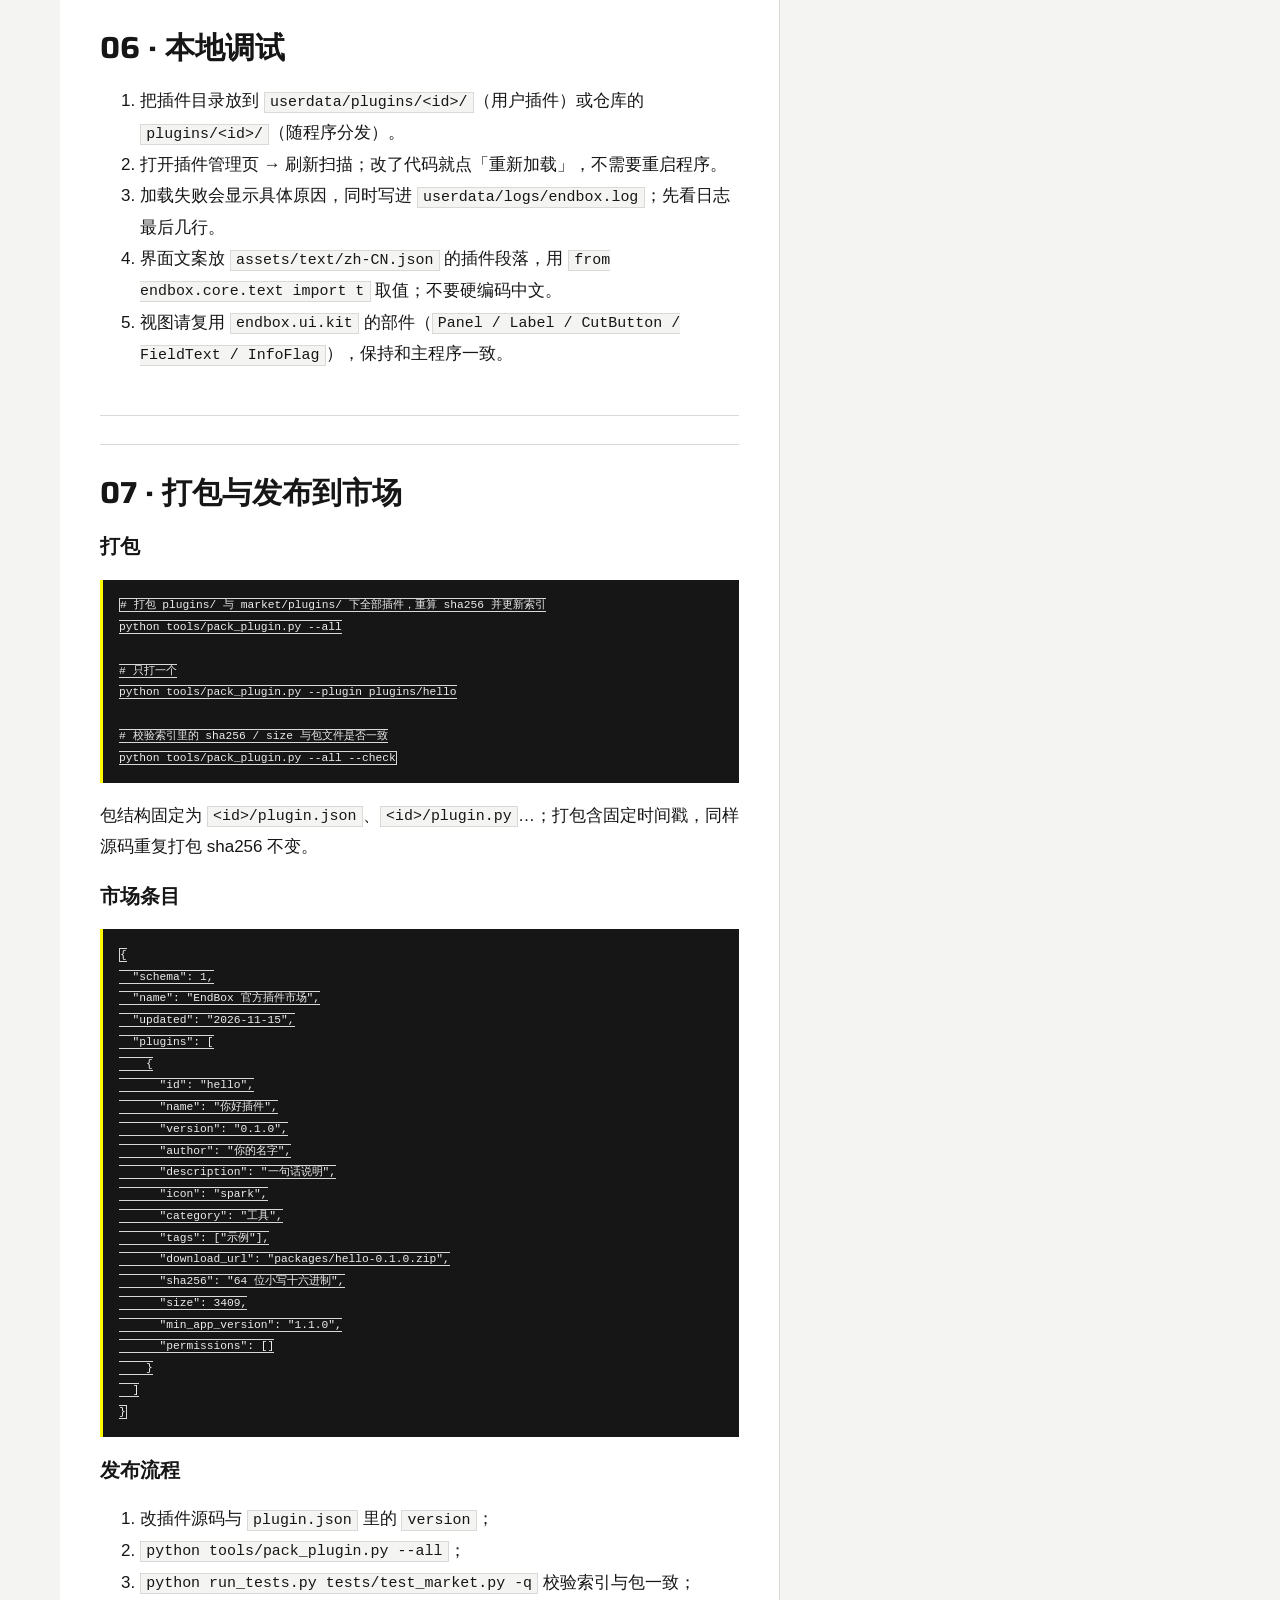
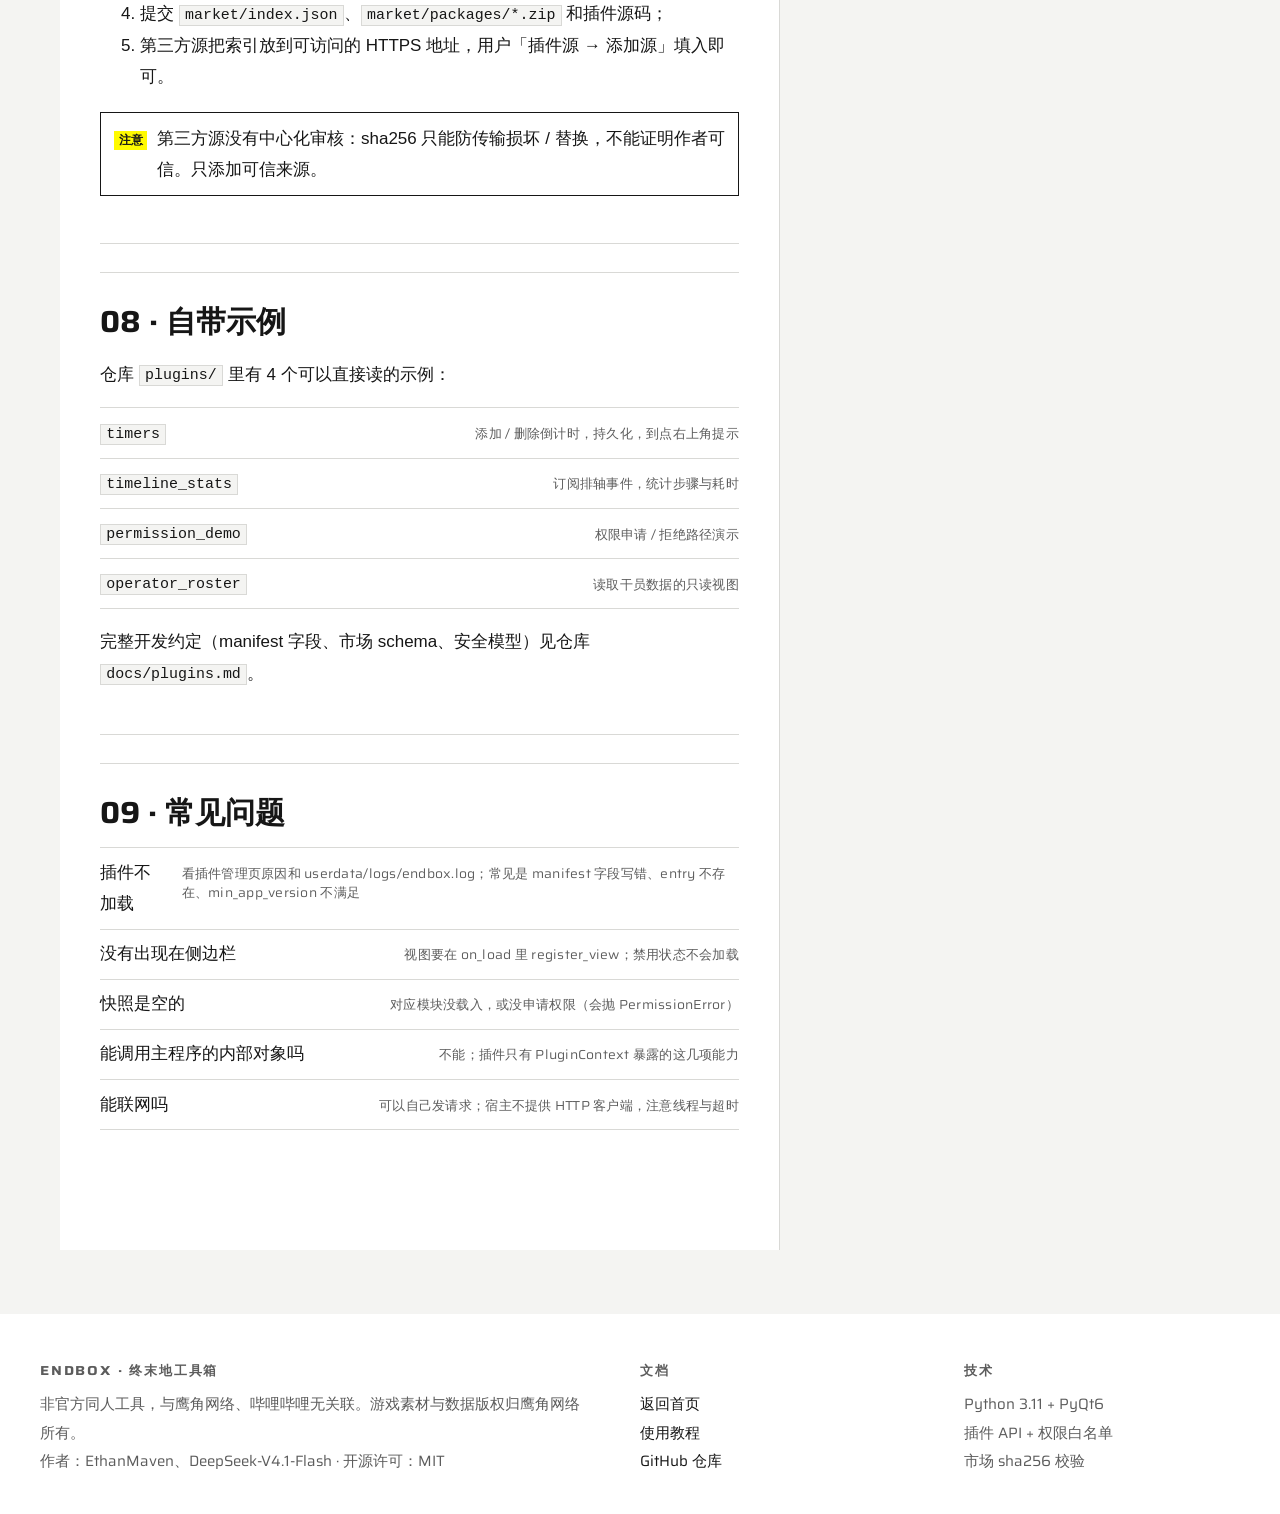
<file: plugins.html>
<!doctype html>
<html
  lang="zh-CN"
  data-ef-accent="yellow"
  data-ef-paper="neutral"
  data-ef-cut="standard"
  data-ef-ground="contours"
  data-ef-density="standard"
  data-ef-motion="full"
>
  <head>
    <meta charset="utf-8" />
    <meta name="viewport" content="width=device-width, initial-scale=1" />
    <title>插件开发 · EndBox 终末地工具箱</title>
    <meta
      name="description"
      content="EndBox 插件开发教程：目录与 plugin.json、PluginContext API、权限、调试、打包与发布到插件市场。"
    />
    <link rel="icon" href="assets/img/endbox.png" />
    <script>
      try {
        const t = localStorage.getItem('theme');
        if (t) document.documentElement.dataset.theme = t;
      } catch {}
    </script>
    <script src="assets/variant.js"></script>
    <link rel="stylesheet" href="assets/endfield.css" />
    <link rel="stylesheet" href="assets/site.css" />
  </head>
  <body class="ef ef-contours">
    <div class="scroll-progress" aria-hidden="true"><i></i></div>
    <div class="ef-tri" aria-hidden="true"><i></i><i></i><i></i></div>

    <header class="ef-cmdbar">
      <a class="brand" href="index.html">
        <img src="assets/img/endbox.png" alt="" aria-hidden="true" />
        ENDBOX<span class="zh">终末地工具箱</span>
      </a>
      <nav aria-label="页面导航">
        <a href="index.html#features">功能<small>Features</small></a>
        <a href="index.html#download">下载<small>Download</small></a>
        <a href="guide.html">教程<small>Guide</small></a>
        <a href="plugins.html" aria-current="page">插件开发<small>Plugins</small></a>
        <a href="https://github.com/comreade-123/EndBox" rel="noopener">源码<small>GitHub</small></a>
      </nav>
      <div class="util">
        <span class="ef-field" data-clock-date>2026.11.15</span>
        <span class="ef-field" data-clock>--:--:--</span>
        <span class="ef-field" data-release-version>v1.1.0</span>
        <button class="ef-btn small" type="button" data-theme-toggle>深浅</button>
      </div>
    </header>

    <div class="guide">
      <div class="ef-spread">
        <article class="ef-sheet">
          <p class="ef-eyebrow slash">Plugin Development</p>
          <p class="ef-crumb ef-field"><a href="index.html">首页</a><span>插件开发</span></p>
          <p class="ids">
            <span class="ef-tag is-current">Python 3.11</span>
            <span class="ef-kv"><span>宿主</span><span>EndBox 1.1.0</span></span>
            <span class="ef-state">插件 API</span>
          </p>
          <h1 style="margin: 0.6rem 0 0.75rem; font-size: clamp(1.8rem, 4vw, 2.8rem)">插件开发</h1>
          <p class="ef-lede">
            EndBox 的插件是普通 Python 包：一个目录 + <code>plugin.json</code> + 入口文件。它可以往侧边栏加视图、读写自己的数据、
            订阅排轴 / 账号的只读快照；宿主负责加载、隔离权限和出问题时的兜底。
          </p>
          <div class="ef-tri" aria-hidden="true"><i></i><i></i><i></i></div>

          <div class="ef-prose" id="content">
            <section id="what">
              <h2>01 · 插件能做什么</h2>
              <ul>
                <li><strong>加视图</strong>：注册一个 <code>BaseView</code> 子类，出现在侧边栏「插件」分组。</li>
                <li><strong>存数据</strong>：每个插件一份私有 JSON（<code>plugin_data/&lt;id&gt;.json</code>），互相不可见。</li>
                <li><strong>订阅事件</strong>：<code>timeline.*</code>、<code>account.updated</code>、<code>ui.theme_changed</code>。</li>
                <li><strong>读快照</strong>：排轴 / 账号的只读快照（需要权限）。</li>
                <li><strong>上架市场</strong>：打包成 zip、写进索引，用户就能在市场里安装 / 更新 / 卸载。</li>
              </ul>
              <p class="ef-notice" data-flag="边界">
                <span>插件拿不到 AppContext、服务对象、主窗口和凭据；只有下面写明的能力。需要联网请自己发请求，并放到 UI 线程之外。</span>
              </p>
            </section>

            <section id="structure">
              <h2>02 · 目录与 plugin.json</h2>
              <pre><code>plugins/
  hello/
    plugin.json
    plugin.py
    README.md</code></pre>
              <p>插件放两个位置，宿主启动时都会扫描：随程序分发的 <code>plugins/</code>，和用户数据目录下的 <code>userdata/plugins/</code>（市场安装 / 手动放）。同一个 id 只加载一次。</p>
              <pre><code>{
  "id": "hello",
  "name": "你好插件",
  "version": "0.1.0",
  "author": "你的名字",
  "description": "一个最小示例：注册一个视图，显示一句话。",
  "icon": "spark",
  "entry": "plugin.py",
  "order": 50,
  "min_app_version": "1.1.0",
  "permissions": []
}</code></pre>
              <ul class="ef-ledger">
                <li><span><code>id</code></span><span class="ef-field">必填，字母/数字/_/./-，字母或数字开头，≤64 字符</span></li>
                <li><span><code>name</code> / <code>description</code></span><span class="ef-field">显示名与一句话说明</span></li>
                <li><span><code>version</code></span><span class="ef-field">语义化版本，市场更新比较用</span></li>
                <li><span><code>entry</code></span><span class="ef-field">入口文件，默认 plugin.py，必须在插件目录内</span></li>
                <li><span><code>min_app_version</code></span><span class="ef-field">不满足时标记为加载失败，不拖垮主程序</span></li>
                <li><span><code>permissions</code></span><span class="ef-field">白名单外的权限会被忽略并记日志</span></li>
              </ul>
            </section>

            <section id="first">
              <h2>03 · 写第一个插件</h2>
              <p>入口必须定义名为 <code>Plugin</code> 的类（建议继承 <code>EndBoxPlugin</code>）。宿主按「包」加载入口，可以用相对导入拆子文件。</p>
              <pre><code># plugin.py
from endbox.plugins.api import EndBoxPlugin
from endbox.ui.views.base import BaseView
from endbox.ui.kit import Label, Panel


class HelloView(BaseView):
    key = "hello"
    eyebrow = "HELLO"
    title = "你好"
    icon = "spark"
    sidebar_label = "你好"

    def build(self):
        panel = Panel("来自插件的问候", "HELLO")
        panel.add(Label("这个视图是插件注册的。", "muted", wrap=True))
        self._root.addWidget(panel)


class Plugin(EndBoxPlugin):
    def on_load(self):
        self.ctx.register_view(
            HelloView, sidebar_icon="spark", sidebar_label="你好", order=50
        )

    def on_enable(self):
        self.ctx.logger.info("hello enabled")

    def on_disable(self):
        pass

    def on_unload(self):
        pass</code></pre>
              <h3>生命周期</h3>
              <p>宿主调用顺序：导入模块 → <code>Plugin(ctx)</code> → <code>on_load()</code> → <code>on_enable()</code>。禁用 / 重新加载 / 退出会调用 <code>on_disable()</code>、<code>on_unload()</code>。</p>
              <ul>
                <li><code>on_load()</code>：注册视图、恢复数据、建立订阅；抛异常 = 该插件加载失败并回滚。</li>
                <li><code>on_enable()</code> / <code>on_disable()</code>：开关插件；禁用会完整卸载视图与订阅。</li>
                <li><code>on_unload()</code>：清理定时器、线程等资源；异常只记日志。</li>
              </ul>
            </section>

            <section id="api">
              <h2>04 · PluginContext API</h2>
              <h3>视图</h3>
              <pre><code>ctx.register_view(view_cls, sidebar_icon="spark", sidebar_label="计时", order=10)</code></pre>
              <p><code>view_cls</code> 必须是 <code>BaseView</code> 子类；宿主会生成 <code>plugin_&lt;id&gt;_&lt;key&gt;</code> 的新 key，自动出现在侧边栏「插件」分组。</p>
              <h3>私有存储</h3>
              <pre><code>ctx.storage.get("timers", [])
ctx.storage.set("timers", timers)
ctx.storage.update({"last_seen": 123})
ctx.storage.delete("legacy_key")
ctx.storage.all()</code></pre>
              <p>写入是「临时文件 + 原子替换」；文件损坏时退回空字典，不会让插件加载失败。卸载插件不会自动删私有数据。</p>
              <h3>事件订阅</h3>
              <pre><code>sub = ctx.event_bus.subscribe("timeline.state", handler)   # handler(**payload)
sub.cancel()</code></pre>
              <p>允许的主题：<code>account.updated</code>、<code>ui.theme_changed</code>，以及所有 <code>timeline.*</code>。订阅其他主题会抛 <code>PermissionError</code>。</p>
              <h3>只读快照（需要权限）</h3>
              <pre><code>snapshot = ctx.timeline_snapshot()   # 需要 timeline:read
snapshot = ctx.account_snapshot()    # 需要 account:read</code></pre>
              <p>服务未载入时返回空字典 <code>{}</code>；没申请权限会抛 <code>PermissionError</code>。不要把快照写回宿主。</p>
            </section>

            <section id="permissions">
              <h2>05 · 权限与安全</h2>
              <table>
                <thead><tr><th>权限</th><th>能力</th><th>数据范围</th></tr></thead>
                <tbody>
                  <tr><td><code>timeline:read</code></td><td><code>ctx.timeline_snapshot()</code></td><td>排轴只读快照（时间、编队、事件、Buff）</td></tr>
                  <tr><td><code>account:read</code></td><td><code>ctx.account_snapshot()</code></td><td>账号只读快照（昵称、UID 脱敏、角色列表）</td></tr>
                </tbody>
              </table>
              <ul>
                <li>白名单外的权限被忽略并在管理页提示，不会报错。</li>
                <li>插件拿不到凭据、主窗口和服务对象；网络请求请自行负责，且不要放在 UI 线程。</li>
                <li>删除 / 清空 / 卸载这类破坏性操作必须先用 <code>endbox.ui.kit.confirm</code> 弹确认框。</li>
                <li>市场安装只解压、校验 sha256，不执行市场里的代码；真正加载仍由宿主负责。</li>
              </ul>
            </section>

            <section id="debug">
              <h2>06 · 本地调试</h2>
              <ol>
                <li>把插件目录放到 <code>userdata/plugins/&lt;id&gt;/</code>（用户插件）或仓库的 <code>plugins/&lt;id&gt;/</code>（随程序分发）。</li>
                <li>打开插件管理页 → 刷新扫描；改了代码就点「重新加载」，不需要重启程序。</li>
                <li>加载失败会显示具体原因，同时写进 <code>userdata/logs/endbox.log</code>；先看日志最后几行。</li>
                <li>界面文案放 <code>assets/text/zh-CN.json</code> 的插件段落，用 <code>from endbox.core.text import t</code> 取值；不要硬编码中文。</li>
                <li>视图请复用 <code>endbox.ui.kit</code> 的部件（<code>Panel / Label / CutButton / FieldText / InfoFlag</code>），保持和主程序一致。</li>
              </ol>
            </section>

            <section id="publish">
              <h2>07 · 打包与发布到市场</h2>
              <h3>打包</h3>
              <pre><code># 打包 plugins/ 与 market/plugins/ 下全部插件，重算 sha256 并更新索引
python tools/pack_plugin.py --all

# 只打一个
python tools/pack_plugin.py --plugin plugins/hello

# 校验索引里的 sha256 / size 与包文件是否一致
python tools/pack_plugin.py --all --check</code></pre>
              <p>包结构固定为 <code>&lt;id&gt;/plugin.json</code>、<code>&lt;id&gt;/plugin.py</code>…；打包含固定时间戳，同样源码重复打包 sha256 不变。</p>
              <h3>市场条目</h3>
              <pre><code>{
  "schema": 1,
  "name": "EndBox 官方插件市场",
  "updated": "2026-11-15",
  "plugins": [
    {
      "id": "hello",
      "name": "你好插件",
      "version": "0.1.0",
      "author": "你的名字",
      "description": "一句话说明",
      "icon": "spark",
      "category": "工具",
      "tags": ["示例"],
      "download_url": "packages/hello-0.1.0.zip",
      "sha256": "64 位小写十六进制",
      "size": 3409,
      "min_app_version": "1.1.0",
      "permissions": []
    }
  ]
}</code></pre>
              <h3>发布流程</h3>
              <ol>
                <li>改插件源码与 <code>plugin.json</code> 里的 <code>version</code>；</li>
                <li><code>python tools/pack_plugin.py --all</code>；</li>
                <li><code>python run_tests.py tests/test_market.py -q</code> 校验索引与包一致；</li>
                <li>提交 <code>market/index.json</code>、<code>market/packages/*.zip</code> 和插件源码；</li>
                <li>第三方源把索引放到可访问的 HTTPS 地址，用户「插件源 → 添加源」填入即可。</li>
              </ol>
              <p class="ef-notice" data-flag="注意">
                <span>第三方源没有中心化审核：sha256 只能防传输损坏 / 替换，不能证明作者可信。只添加可信来源。</span>
              </p>
            </section>

            <section id="examples">
              <h2>08 · 自带示例</h2>
              <p>仓库 <code>plugins/</code> 里有 4 个可以直接读的示例：</p>
              <ul class="ef-ledger">
                <li><span><code>timers</code></span><span class="ef-field">添加 / 删除倒计时，持久化，到点右上角提示</span></li>
                <li><span><code>timeline_stats</code></span><span class="ef-field">订阅排轴事件，统计步骤与耗时</span></li>
                <li><span><code>permission_demo</code></span><span class="ef-field">权限申请 / 拒绝路径演示</span></li>
                <li><span><code>operator_roster</code></span><span class="ef-field">读取干员数据的只读视图</span></li>
              </ul>
              <p>完整开发约定（manifest 字段、市场 schema、安全模型）见仓库 <code>docs/plugins.md</code>。</p>
            </section>

            <section id="faq">
              <h2>09 · 常见问题</h2>
              <ul class="ef-ledger">
                <li><span>插件不加载</span><span class="ef-field">看插件管理页原因和 userdata/logs/endbox.log；常见是 manifest 字段写错、entry 不存在、min_app_version 不满足</span></li>
                <li><span>没有出现在侧边栏</span><span class="ef-field">视图要在 on_load 里 register_view；禁用状态不会加载</span></li>
                <li><span>快照是空的</span><span class="ef-field">对应模块没载入，或没申请权限（会抛 PermissionError）</span></li>
                <li><span>能调用主程序的内部对象吗</span><span class="ef-field">不能；插件只有 PluginContext 暴露的这几项能力</span></li>
                <li><span>能联网吗</span><span class="ef-field">可以自己发请求；宿主不提供 HTTP 客户端，注意线程与超时</span></li>
              </ul>
            </section>
          </div>
        </article>

        <aside class="ef-margin" aria-label="目录">
          <div class="toc">
            <h2 class="ef-field">目录 / Contents</h2>
            <ol>
              <li><a href="#what">01 插件能做什么</a></li>
              <li><a href="#structure">02 目录与 manifest</a></li>
              <li><a href="#first">03 写第一个插件</a></li>
              <li><a href="#api">04 PluginContext API</a></li>
              <li><a href="#permissions">05 权限与安全</a></li>
              <li><a href="#debug">06 本地调试</a></li>
              <li><a href="#publish">07 打包与发布</a></li>
              <li><a href="#examples">08 自带示例</a></li>
              <li><a href="#faq">09 常见问题</a></li>
            </ol>
          </div>
        </aside>
      </div>
    </div>

    <footer class="site">
      <div>
        <h2>EndBox · 终末地工具箱</h2>
        <p>非官方同人工具，与鹰角网络、哔哩哔哩无关联。游戏素材与数据版权归鹰角网络所有。</p>
        <p>作者：EthanMaven、DeepSeek-V4.1-Flash · 开源许可：MIT</p>
      </div>
      <div>
        <h2>文档</h2>
        <ul>
          <li><a href="index.html">返回首页</a></li>
          <li><a href="guide.html">使用教程</a></li>
          <li><a href="https://github.com/comreade-123/EndBox" rel="noopener">GitHub 仓库</a></li>
        </ul>
      </div>
      <div>
        <h2>技术</h2>
        <ul>
          <li>Python 3.11 + PyQt6</li>
          <li>插件 API + 权限白名单</li>
          <li>市场 sha256 校验</li>
        </ul>
      </div>
    </footer>

    <script type="module">
      import { wireTheme, wireReadouts } from './assets/fx.js';
      import { wireRelease } from './assets/release.js';
      import { wireSiteFx } from './assets/site-fx.js';
      wireTheme();
      wireReadouts(document);
      wireRelease();
      wireSiteFx();

      const links = [...document.querySelectorAll('.guide .toc a[href^="#"]')];
      const sections = links
        .map((a) => document.querySelector(a.getAttribute('href')))
        .filter(Boolean);
      const setCurrent = (id) => {
        links.forEach((a) => {
          if (a.getAttribute('href') === '#' + id) a.setAttribute('aria-current', 'true');
          else a.removeAttribute('aria-current');
        });
      };
      const io = new IntersectionObserver(
        (entries) => {
          const visible = entries
            .filter((e) => e.isIntersecting)
            .sort((a, b) => a.boundingClientRect.top - b.boundingClientRect.top)[0];
          if (visible) setCurrent(visible.target.id);
        },
        { rootMargin: '-20% 0px -70% 0px', threshold: 0 }
      );
      sections.forEach((s) => io.observe(s));
    </script>
  </body>
</html>
</file>
<file: assets/endfield.css>
/* ==========================================================================
   endfield.css: an "Endfield-flavoured" interface kit
   --------------------------------------------------------------------------
   Framework-free. Every class starts with ef- so it can sit beside anything.
   Light by default; dark with <html data-theme="dark">, or follows the system
   when <html> has no data-theme at all.

   Read ../SKILL.md first. In short:
     - paper, ink and one yellow; yellow means "here" or "you can act on this"
     - cut corners on whatever can be pressed; hairlines, not boxes
     - real fields (numbers, dates, counts) in the wide face, tabular figures
     - motion is short, hard and mechanical, and switches off under
       prefers-reduced-motion

   Fonts are not loaded here. Self-host them (see references/tokens.md):
     a wide geometric sans for Latin and figures (Saira, variable width and
     weight) and a heavy-capable Chinese sans (Noto Sans SC / 思源黑体).
   ========================================================================== */

/* ---------- 1. tokens ---------- */

:root {
  --ef-paper: #f4f4f2; /* the page */
  --ef-panel: #ffffff; /* sheets, plates, inputs */
  --ef-ink: #161616; /* text and every line that matters */
  --ef-ink-2: #5c5c5c; /* secondary text, field labels */
  --ef-rule: #d9d9d6; /* 1px hairlines */
  --ef-chip: #e4e4e0; /* quiet fills: chips, idle buttons */
  --ef-signal: #fffa00; /* THE yellow: "here" / "act on this" / "look at this" */
  --ef-on-signal: #161616; /* text on yellow, in both themes */
  --ef-trace: var(--ef-ink); /* a line that means "here": ink by day, yellow by night */
  --ef-tag-bg: var(--ef-ink); /* number tags */
  --ef-tag-fg: var(--ef-panel);
  --ef-danger: #b3261e; /* deleting things. Nothing else. */
  --ef-tri-a: #ff00f0; /* the three-colour strip: magenta, yellow, mint */
  --ef-tri-b: var(--ef-signal);
  --ef-tri-c: #00ffa2;
  --ef-mark: color-mix(in srgb, var(--ef-signal) 55%, transparent); /* highlighter */
  --ef-contour: color-mix(in srgb, var(--ef-ink) 9%, transparent);
  --ef-hatch: repeating-linear-gradient(-45deg, transparent 0 5px, color-mix(in srgb, var(--ef-ink) 22%, transparent) 5px 6.5px);

  /* type. Endfield pairs a wide, geometric Latin face (labels, figures, often
     upper case) with a plain Chinese sans in several weights. Saira stands in
     for the Latin side: its width axis goes up to 125%. */
  --ef-font-ui: 'Saira Variable', 'Saira', 'Noto Sans SC Variable', 'Noto Sans SC', sans-serif;
  /* what people read: the same Chinese sans, lighter and with more leading */
  --ef-font-text: 'Noto Sans SC Variable', 'Noto Sans SC', sans-serif;
  /* code only */
  --ef-font-mono: ui-monospace, 'SFMono-Regular', 'Cascadia Code', Consolas, monospace;
  /* how wide the Latin face is set: fields a little wide, labels and the
     wordmark fully wide, like the official site's wide capitals */
  --ef-wide: 112%;
  --ef-wider: 125%;

  --ef-t-h1: 2.5rem;
  --ef-t-title: 1.875rem;
  --ef-t-h2: 1.375rem;
  --ef-t-body: 1.0625rem;
  --ef-t-ui: 0.9375rem;
  --ef-t-field: 0.8125rem;

  --ef-measure: 40rem; /* a reading line, about 38 Chinese characters */
  --ef-pad: clamp(1rem, 4vw, 2.5rem);
  --ef-cut-k: 1; /* every corner cut scales with this (variant: tight 0.6, wide 1.6) */
  --ef-cut: calc(7px * var(--ef-cut-k)); /* the corner cut off small entrances */

  --ef-ease: cubic-bezier(0.2, 0.7, 0.1, 1);
  --ef-snap: cubic-bezier(0.16, 1, 0.3, 1); /* arrives fast, settles */
  --ef-mech: cubic-bezier(0.7, 0, 0.2, 1); /* starts slow, closes hard, like a shutter */

  color-scheme: light;
}

:root[data-theme='dark'] {
  --ef-paper: #191919;
  --ef-panel: #222222;
  --ef-ink: #ededed;
  --ef-ink-2: #a3a3a3;
  --ef-rule: #353535;
  --ef-chip: #2e2e2e;
  --ef-trace: var(--ef-signal);
  --ef-tag-bg: #3a3a3a;
  --ef-tag-fg: var(--ef-ink);
  --ef-danger: #ff8a7a;
  --ef-mark: color-mix(in srgb, var(--ef-signal) 22%, transparent);
  color-scheme: dark;
}

@media (prefers-color-scheme: dark) {
  :root:not([data-theme]) {
    --ef-paper: #191919;
    --ef-panel: #222222;
    --ef-ink: #ededed;
    --ef-ink-2: #a3a3a3;
    --ef-rule: #353535;
    --ef-chip: #2e2e2e;
    --ef-trace: var(--ef-signal);
    --ef-tag-bg: #3a3a3a;
    --ef-tag-fg: var(--ef-ink);
    --ef-danger: #ff8a7a;
    --ef-mark: color-mix(in srgb, var(--ef-signal) 22%, transparent);
    color-scheme: dark;
  }
}

/* ---------- 2. base ---------- */

.ef,
.ef *,
.ef *::before,
.ef *::after {
  box-sizing: border-box;
}

.ef {
  margin: 0;
  min-height: 100dvh;
  background: var(--ef-paper);
  color: var(--ef-ink);
  font-family: var(--ef-font-ui);
  font-size: var(--ef-t-ui);
  line-height: 1.6;
  -webkit-font-smoothing: antialiased;
  overflow-x: clip;
}

.ef a {
  color: inherit;
  text-decoration: none;
}

.ef :is(a, button, summary, label[for]) {
  cursor: pointer;
}

.ef ::selection {
  background: var(--ef-signal);
  color: var(--ef-on-signal);
}

.ef :focus-visible {
  outline: 2px solid currentColor;
  outline-offset: 2px;
}

.ef :is(h1, h2, h3, h4) {
  line-height: 1.35;
  text-wrap: balance;
}

/* Reading text: plain sans, regular weight, generous leading. */
.ef-read {
  font-family: var(--ef-font-text);
  font-weight: 400;
}

/* Two faint patches of open, flowing contour lines: upper right, lower left.
   Put .ef-contours on <body> and keep the two SVGs next to this file. */
.ef-contours::before {
  content: '';
  position: fixed;
  inset: 0;
  z-index: -1;
  pointer-events: none;
  background: var(--ef-contour);
  -webkit-mask:
    url('./contours/contour-a.svg') right -9rem top -7rem / 52rem auto no-repeat,
    url('./contours/contour-b.svg') left -6rem bottom -14rem / 40rem auto no-repeat;
  mask:
    url('./contours/contour-a.svg') right -9rem top -7rem / 52rem auto no-repeat,
    url('./contours/contour-b.svg') left -6rem bottom -14rem / 40rem auto no-repeat;
}

@media (max-width: 719px) {
  .ef-contours::before {
    -webkit-mask: url('./contours/contour-a.svg') right -12rem top -4rem / 34rem auto no-repeat;
    mask: url('./contours/contour-a.svg') right -12rem top -4rem / 34rem auto no-repeat;
  }
}

/* ---------- 3. marks that carry meaning ---------- */

/* The three-colour strip: the top edge of a page, or under an article title. Nowhere else. */
.ef-tri {
  display: grid;
  grid-template-columns: repeat(3, 1fr);
  height: 3px;
}
.ef-tri > i:nth-child(1) {
  background: var(--ef-tri-a);
}
.ef-tri > i:nth-child(2) {
  background: var(--ef-tri-b);
}
.ef-tri > i:nth-child(3) {
  background: var(--ef-tri-c);
}

/* A field of a record: number, date, count, path. Wide, geometric, tabular. */
.ef-field {
  font-family: var(--ef-font-ui);
  font-size: var(--ef-t-field);
  font-stretch: var(--ef-wide);
  line-height: 1.5;
  letter-spacing: 0.02em;
  color: var(--ef-ink-2);
  font-variant-numeric: tabular-nums;
}

/* A small, wide, upper-case label above or beside a heading: "// OVERVIEW".
   Add .slash for the double-slash prefix the game puts on titles. */
.ef-eyebrow {
  font-family: var(--ef-font-ui);
  font-size: 0.7rem;
  font-stretch: var(--ef-wider);
  font-weight: 600;
  letter-spacing: 0.14em;
  line-height: 1.4;
  text-transform: uppercase;
  color: var(--ef-ink-2);
}
.ef-eyebrow.slash::before {
  content: '// ';
  letter-spacing: 0;
}

/* English small and wide above, Chinese heavy below: LORE / 世界观资料. */
.ef-pair {
  display: inline-flex;
  flex-direction: column;
  gap: 0.15rem;
  line-height: 1.15;
}
.ef-pair > :last-child {
  font-weight: 800;
}

/* Fields in a row, divided by hairlines; a wrapped line starts clean. */
.ef-facts {
  display: flex;
  flex-wrap: wrap;
  gap: 0.35rem 0;
  margin: 0;
  padding: 0;
  list-style: none;
  clip-path: inset(-6px -100vw -6px 0);
}
.ef-facts > * {
  margin: 0 calc(0.75rem + 1px) 0 calc(-0.75rem - 1px);
  padding: 0 0.75rem;
  border-left: 1px solid var(--ef-rule);
}

/* Small entrances with one corner cut: number tag, key/value block, chip.
   The cut is painted in the background so the focus ring stays whole. */
.ef-tag,
.ef-kv,
.ef-chip {
  --fill: var(--ef-chip);
  display: inline-flex;
  align-items: center;
  font-family: var(--ef-font-ui);
  font-size: var(--ef-t-field);
  font-stretch: var(--ef-wide);
  font-weight: 500;
  line-height: 1.5;
  white-space: nowrap;
  font-variant-numeric: tabular-nums;
  color: var(--ef-ink);
  background: linear-gradient(-45deg, transparent calc(var(--ef-cut) - 0.5px), var(--fill) var(--ef-cut));
  border: 0;
}

.ef-tag {
  --fill: var(--ef-tag-bg);
  /* the right padding grows with the cut, so the text keeps clear of it */
  padding: 0.1rem calc(0.45rem + var(--ef-cut)) 0.1rem 0.5rem;
  color: var(--ef-tag-fg);
}

.ef-chip {
  gap: 0.35em;
  padding: 0.15rem calc(0.5rem + var(--ef-cut)) 0.15rem 0.55rem;
}

.ef-chip .n {
  color: var(--ef-ink-2);
}

.ef-kv > * {
  padding: 0.1rem 0.5rem;
}
.ef-kv > :first-child {
  color: var(--ef-ink-2);
  border-right: 1px solid color-mix(in srgb, var(--ef-ink) 16%, transparent);
}
.ef-kv > :last-child {
  padding-right: 0.8rem;
}

/* "Here", or "this one is on": the yellow fill. */
.ef-tag.is-current,
a.ef-tag:hover,
a.ef-kv:hover,
a.ef-chip:hover,
button.ef-chip:hover,
.ef-chip[aria-pressed='true'],
.ef-chip.is-active {
  --fill: var(--ef-signal);
  color: var(--ef-on-signal);
}
a.ef-kv:hover > :first-child,
.ef-chip.is-active .n,
.ef-chip[aria-pressed='true'] .n {
  color: var(--ef-on-signal);
}

/* A highlighter stroke under one line that says what this is. */
.ef-marker {
  padding: 0.1em 0.45em;
  background: linear-gradient(var(--ef-signal), var(--ef-signal)) left / 100% 100% no-repeat;
  color: var(--ef-on-signal);
  font-weight: 800;
  -webkit-box-decoration-break: clone;
  box-decoration-break: clone;
}

/* A state: live is solid ink, waiting is dashed, needs-a-look is a yellow block. */
.ef-state {
  display: inline-block;
  padding: 0 0.5em;
  border: 1px solid currentColor;
  font-family: var(--ef-font-ui);
  font-stretch: var(--ef-wide);
  font-size: 0.7rem;
  line-height: 1.6;
  white-space: nowrap;
  vertical-align: 0.15em;
}
.ef-state.is-draft {
  color: var(--ef-ink-2);
  border-style: dashed;
}
.ef-state.is-hidden {
  border-style: dashed;
}
.ef-state.is-alert {
  border-color: var(--ef-signal);
  background: var(--ef-signal);
  color: var(--ef-on-signal);
  font-weight: 700;
}

/* Something needs reading: a yellow flag before the words. Red is not used. */
.ef-notice {
  display: flex;
  align-items: baseline;
  gap: 0.6rem;
  margin: 0;
  padding: 0.6rem 0.8rem;
  border: 1px solid var(--ef-ink);
  background: var(--ef-panel);
}
.ef-notice::before {
  content: attr(data-flag);
  flex: none;
  padding: 0 0.4em;
  background: var(--ef-signal);
  color: var(--ef-on-signal);
  font-size: 0.75rem;
  font-weight: 700;
  line-height: 1.6;
}
.ef-notice:not([data-flag])::before {
  content: '注意';
}
.ef-notice:is([hidden], :empty) {
  display: none;
}

/* ---------- 4. buttons ---------- */

/* A block with one corner cut. Pointing at it drives yellow across from the
   left behind a bright edge. The cut is a mask, so the focus ring sits inside. */
.ef-btn {
  --fill: var(--ef-chip);
  --wipe: var(--ef-signal);
  position: relative;
  isolation: isolate;
  display: inline-flex;
  align-items: center;
  gap: 0.6em;
  padding: 0.55rem 1.5rem 0.55rem 1rem;
  border: 0;
  background: var(--fill);
  -webkit-mask: linear-gradient(-45deg, transparent calc(0.5rem * var(--ef-cut-k)), #000 calc(0.5rem * var(--ef-cut-k) + 0.5px));
  mask: linear-gradient(-45deg, transparent calc(0.5rem * var(--ef-cut-k)), #000 calc(0.5rem * var(--ef-cut-k) + 0.5px));
  color: var(--ef-ink);
  font-family: var(--ef-font-ui);
  font-size: 0.9rem;
  font-weight: 700;
  line-height: 1.4;
  white-space: nowrap;
  cursor: pointer;
  transition:
    color 0.12s 0.06s,
    transform 0.1s;
}
.ef-btn:focus-visible {
  outline-offset: -4px;
}
.ef-btn.go {
  --fill: var(--ef-ink);
  color: var(--ef-panel);
}
.ef-btn.small {
  padding: 0.3rem 1.1rem 0.3rem 0.75rem;
  font-size: 0.8rem;
}
.ef-btn.danger {
  --wipe: var(--ef-danger);
  color: var(--ef-danger);
}
.ef-btn .sub {
  font-weight: 400;
  opacity: 0.75;
}

.ef-btn::before,
.ef-btn::after {
  content: '';
  position: absolute;
  inset: 0;
  z-index: -1;
  transform: translateX(-101%);
  transition: transform 0.28s var(--ef-mech);
}
.ef-btn::before {
  background: var(--wipe);
}
.ef-btn::after {
  z-index: 0;
  background: linear-gradient(var(--ef-on-signal), var(--ef-on-signal)) left / 3px 100% no-repeat;
  opacity: 0;
}
.ef-btn:is(:hover, :focus-visible):not(:disabled),
:is(a, .ef-host):is(:hover, :focus-visible) span.ef-btn {
  color: var(--ef-on-signal);
}
.ef-btn.danger:is(:hover, :focus-visible):not(:disabled) {
  color: var(--ef-panel);
}
.ef-btn:is(:hover, :focus-visible):not(:disabled)::before,
:is(a, .ef-host):is(:hover, :focus-visible) span.ef-btn::before {
  transform: none;
}
.ef-btn:hover:not(:disabled)::after,
:is(a, .ef-host):hover span.ef-btn::after {
  animation: ef-edge 0.3s var(--ef-mech);
}
/* (a <span class="ef-btn"> inside a bigger link wipes when the link is pointed at) */
.ef-btn:active:not(:disabled) {
  transform: translateY(1px) scale(0.985);
}
/* Off: it cannot be pressed now. */
.ef-btn:disabled {
  opacity: 0.5;
  cursor: not-allowed;
}
/* Busy: pressed and still working (saving, sending). Hatched, and it waits. */
.ef-btn[aria-busy='true'] {
  background: var(--ef-hatch), var(--fill);
  cursor: progress;
  pointer-events: none;
}
/* Touch screens have no pointing, so "act on this" shows at rest: the main
   action is yellow, and pressing does the wipe that hovering does elsewhere. */
@media (hover: none) {
  .ef-btn.go {
    --fill: var(--ef-signal);
    --wipe: color-mix(in srgb, var(--ef-signal), #000 12%);
    color: var(--ef-on-signal);
  }
  .ef-btn:active:not(:disabled) {
    color: var(--ef-on-signal);
  }
  .ef-btn.danger:active:not(:disabled) {
    color: var(--ef-panel);
  }
  .ef-btn:active:not(:disabled)::before {
    transform: none;
    transition-duration: 0.1s;
  }
  /* 16px keeps iOS from zooming into a focused field */
  .ef-form :is(input, select, textarea) {
    font-size: 1rem;
  }
}

@keyframes ef-edge {
  0% {
    transform: none;
    opacity: 1;
  }
  90% {
    opacity: 1;
  }
  100% {
    transform: translateX(100%);
    opacity: 0;
  }
}

.ef-actions {
  display: flex;
  flex-wrap: wrap;
  gap: 0.6rem;
  margin: 0;
}

/* ---------- 5. lists ---------- */

/* Records: one row each, columns are real fields (tag, date, name, count).
   Pointing at a row drops a bar down its left edge and steps it in. */
.ef-records {
  margin: 0;
  padding: 0;
  list-style: none;
  border-top: 1px solid var(--ef-rule);
}
.ef-records > li {
  border-bottom: 1px solid var(--ef-rule);
}
.ef-records a.ef-record,
.ef-records .ef-record {
  position: relative;
  display: grid;
  grid-template-columns: auto auto minmax(0, 1fr) auto;
  gap: 0 1rem;
  align-items: baseline;
  padding: 0.7rem 0.6rem;
  transition: background-color 0.15s;
}
.ef-record::before {
  content: '';
  position: absolute;
  inset: 0 auto 0 0;
  width: 4px;
  background: var(--ef-trace);
  transform: scaleY(0);
  transform-origin: top;
  transition: transform 0.2s var(--ef-snap);
}
.ef-record > * {
  transition: transform 0.25s var(--ef-snap);
}
a.ef-record:is(:hover, :focus-visible) {
  background: var(--ef-paper);
}
a.ef-record:is(:hover, :focus-visible)::before {
  transform: none;
}
a.ef-record:is(:hover, :focus-visible) > * {
  transform: translateX(6px);
}
.ef-record .name {
  font-size: var(--ef-t-body);
  line-height: 1.5;
}
@media (max-width: 719px) {
  .ef-records .ef-record {
    grid-template-columns: auto minmax(0, 1fr) auto;
    row-gap: 0.25rem;
  }
  .ef-record .name {
    grid-column: 1 / -1;
    grid-row: 2;
  }
  .ef-record .ef-tag {
    justify-self: start;
  }
  /* the count stays on the first line, at the right */
  .ef-record > .ef-field:last-child {
    grid-column: -2;
    grid-row: 1;
    justify-self: end;
  }
}

/* A column of label / figure pairs, for a margin or a panel. */
.ef-ledger {
  margin: 0;
  padding: 0;
  list-style: none;
  border-top: 1px solid var(--ef-rule);
}
.ef-ledger > li {
  display: flex;
  align-items: baseline;
  justify-content: space-between;
  gap: 1rem;
  padding: 0.55rem 0;
  border-bottom: 1px solid var(--ef-rule);
}
.ef-ledger .warn {
  padding: 0 0.4em;
  background: var(--ef-signal);
  color: var(--ef-on-signal);
  font-weight: 700;
}

/* ---------- 6. the reading page: a white sheet and a margin ---------- */

.ef-spread {
  display: grid;
  grid-template-columns: minmax(0, calc(var(--ef-measure) + var(--ef-pad) * 2)) minmax(0, 1fr);
  min-height: 100%;
}
.ef-sheet {
  min-width: 0;
  padding: clamp(2rem, 5vw, 3.5rem) var(--ef-pad) 4rem;
  background: var(--ef-panel);
  border-right: 1px solid var(--ef-rule);
}
.ef-margin {
  min-width: 0;
  padding: clamp(2rem, 5vw, 3.5rem) var(--ef-pad) 3rem;
}
@media (max-width: 959px) {
  .ef-spread {
    grid-template-columns: minmax(0, 1fr);
  }
  .ef-sheet {
    border-right: 0;
    border-bottom: 1px solid var(--ef-rule);
  }
}

/* A page's name with its count, ruled off in ink. */
.ef-sheet-head {
  display: flex;
  flex-wrap: wrap;
  align-items: baseline;
  justify-content: space-between;
  gap: 0.25rem 1rem;
  padding-bottom: 1.5rem;
  border-bottom: 1px solid var(--ef-ink);
}
.ef-sheet-head h1 {
  margin: 0;
  font-size: var(--ef-t-h1);
  font-weight: 700;
  line-height: 1.25;
}
.ef-sheet-head p {
  margin: 0;
}

.ef-crumb {
  display: flex;
  flex-wrap: wrap;
  gap: 0 0.6em;
  margin: 0 0 0.75rem;
}
.ef-crumb a {
  border-bottom: 1px solid var(--ef-rule);
}
.ef-crumb > * + *::before {
  content: '/';
  margin-right: 0.6em;
  color: var(--ef-rule);
}

.ef-lede {
  max-width: var(--ef-measure);
  margin: 1.25rem 0 0;
  font-size: var(--ef-t-body);
  line-height: 1.75;
  color: var(--ef-ink-2);
}

.ef-group-head {
  display: flex;
  align-items: baseline;
  justify-content: space-between;
  gap: 1rem;
  margin: 2.5rem 0 0;
  padding-bottom: 0.5rem;
  border-bottom: 1px solid var(--ef-ink);
  font-size: var(--ef-t-h2);
  font-weight: 700;
}
.ef-group-head + .ef-records,
.ef-sheet-head + .ef-records {
  border-top: 0;
}

.ef-empty {
  max-width: 30rem;
  margin: 1.5rem 0 0;
  line-height: 1.75;
  color: var(--ef-ink-2);
}

/* Reading prose: plain Chinese sans, regular weight, generous leading; a link is ink over a yellow block
   (a yellow line on dark, where the block would swallow light text). */
.ef-prose {
  max-width: var(--ef-measure);
  font-family: var(--ef-font-text);
  font-size: var(--ef-t-body);
  line-height: 1.85;
}
.ef-prose :is(h2, h3) {
  font-family: var(--ef-font-ui);
}
.ef-prose a {
  text-decoration: underline;
  text-decoration-color: var(--ef-signal);
  text-decoration-thickness: 0.4em;
  text-underline-offset: -0.18em;
  text-decoration-skip-ink: none;
}
:root[data-theme='dark'] .ef-prose a {
  text-decoration-thickness: 1.5px;
  text-underline-offset: 0.25em;
}
@media (prefers-color-scheme: dark) {
  :root:not([data-theme]) .ef-prose a {
    text-decoration-thickness: 1.5px;
    text-underline-offset: 0.25em;
  }
}
.ef-prose strong {
  font-weight: 700;
}
.ef-prose h2 {
  font-size: var(--ef-t-h2);
  font-weight: 700;
  margin: 2.4em 0 0.8em;
  padding-top: 0.9em;
  border-top: 1px solid var(--ef-rule);
}
.ef-prose blockquote {
  margin: 1.2em 0;
  padding-left: 1.2em;
  border-left: 3px solid var(--ef-ink);
  color: var(--ef-ink-2);
}
.ef-prose code {
  font-family: var(--ef-font-mono);
  font-size: 0.86em;
  padding: 0.1em 0.35em;
  border: 1px solid var(--ef-rule);
  background: var(--ef-paper);
}

/* ---------- 7. the showcase voice ---------- */

/* The name, as heavy and wide as the column takes: solid, then hollow. */
.ef-wordmark {
  display: flex;
  flex-direction: column;
  margin: 0;
  font-family: var(--ef-font-ui);
  font-stretch: var(--ef-wider);
  font-weight: 800;
  line-height: 0.84;
  letter-spacing: -0.02em;
  text-transform: uppercase;
}
.ef-wordmark > * {
  line-height: 0.84;
}
.ef-wordmark .solid {
  font-size: var(--ef-wordmark, clamp(3rem, 10vw, 11rem));
}
.ef-wordmark .hollow {
  margin-top: 0.12em;
  font-size: calc(var(--ef-wordmark, clamp(3rem, 10vw, 11rem)) * 0.48);
  color: transparent;
  -webkit-text-stroke: 2px var(--ef-ink);
}

/* A big hollow number that ink pours into, left to right, when pointed at. */
.ef-hollow-no {
  font-family: var(--ef-font-ui);
  font-stretch: var(--ef-wide);
  font-size: clamp(5rem, 14vw, 14rem);
  font-weight: 800;
  line-height: 0.8;
  letter-spacing: -0.03em;
  color: transparent;
  -webkit-text-stroke: 2px var(--ef-ink);
  background: linear-gradient(var(--ef-ink), var(--ef-ink)) left / 0% 100% no-repeat;
  -webkit-background-clip: text;
  background-clip: text;
  transition: background-size 0.45s var(--ef-mech);
}
:is(a, .ef-host):is(:hover, :focus-visible) .ef-hollow-no {
  background-size: 100% 100%;
}

/* A title with a hatched band running off beside it. */
.ef-bar-title {
  display: flex;
  align-items: center;
  gap: 1.25rem;
  margin: 0 0 1.25rem;
  font-size: 1.15rem;
  font-weight: 800;
}
.ef-bar-title::after {
  content: '';
  flex: 1;
  height: 0.8rem;
  background: var(--ef-hatch);
  border-left: 0.8rem solid var(--ef-ink);
}

/* A picture in a frame with two corners cut, a hatched shadow set off behind
   it, and an ink plate carrying one line. */
.ef-frame {
  position: relative;
  margin: 0 1rem 1rem 0;
  min-height: 16rem;
}
.ef-frame::before {
  content: '';
  position: absolute;
  inset: 1.5rem -1rem -1rem 1.5rem;
  background: var(--ef-hatch);
}
.ef-frame .window {
  position: absolute;
  inset: 0;
  --frame-cut: calc(3.25rem * var(--ef-cut-k));
  clip-path: polygon(var(--frame-cut) 0, 100% 0, 100% calc(100% - var(--frame-cut)), calc(100% - var(--frame-cut)) 100%, 0 100%, 0 var(--frame-cut));
  background: var(--ef-panel);
  overflow: hidden;
}
.ef-frame .window > img {
  display: block;
  width: 100%;
  height: 100%;
  object-fit: contain;
  object-position: 50% 100%;
}
.ef-plate {
  position: absolute;
  left: -1.25rem;
  bottom: 1.75rem;
  max-width: 78%;
  margin: 0;
  padding: 0.55rem 1.4rem 0.6rem 0.9rem;
  background: linear-gradient(-45deg, transparent calc(0.6rem * var(--ef-cut-k)), var(--ef-ink) calc(0.6rem * var(--ef-cut-k) + 0.5px));
  color: var(--ef-panel);
  font-weight: 600;
  line-height: 1.45;
}

/* A band of recent items passing by; pointing at it stops it. */
.ef-ticker {
  background: var(--ef-ink);
  color: var(--ef-panel);
  overflow: hidden;
}
.ef-ticker .track {
  display: flex;
  width: max-content;
}
.ef-ticker ul {
  display: flex;
  flex: none;
  margin: 0;
  padding: 0;
  list-style: none;
}
.ef-ticker a {
  display: flex;
  align-items: center;
  gap: 0.75rem;
  padding: 0.6rem 1.5rem;
  font-size: 0.875rem;
  white-space: nowrap;
}
.ef-ticker b {
  padding: 0 0.45em;
  background: var(--ef-signal);
  color: var(--ef-on-signal);
}
.ef-ticker a:hover {
  background: var(--ef-signal);
  color: var(--ef-on-signal);
}

/* ---------- 8. the console voice ---------- */

/* The command bar: dark in both themes, so the yellow block of "where you are"
   reads the same everywhere. */
.ef-cmdbar {
  display: flex;
  flex-wrap: wrap;
  align-items: stretch;
  gap: 0 1.5rem;
  padding-inline: var(--ef-pad);
  background: #161616;
  color: #ededed;
}
.ef-cmdbar .brand {
  display: flex;
  align-items: center;
  gap: 0.7rem;
  padding-block: 0.6rem;
  font-stretch: var(--ef-wider);
  font-weight: 800;
  letter-spacing: 0.08em;
  text-transform: uppercase;
}
.ef-cmdbar .seal {
  display: grid;
  place-items: center;
  width: 2.25rem;
  height: 2.25rem;
  background: linear-gradient(-45deg, transparent calc(0.45rem * var(--ef-cut-k)), var(--ef-signal) calc(0.45rem * var(--ef-cut-k) + 0.5px));
  color: var(--ef-on-signal);
  font-size: 1.3rem;
  letter-spacing: 0;
}
.ef-cmdbar nav {
  display: flex;
  flex-wrap: wrap;
  margin-right: auto;
}
.ef-cmdbar nav a {
  position: relative;
  display: flex;
  flex-direction: column;
  justify-content: center;
  min-height: 3.4rem;
  padding: 0.3rem 1.15rem 0.3rem 0.8rem;
  color: #b8b8b8;
  font-weight: 600;
  line-height: 1.3;
}
.ef-cmdbar nav a small {
  font-size: 0.6rem;
  font-stretch: var(--ef-wider);
  font-weight: 500;
  letter-spacing: 0.1em;
  text-transform: uppercase;
  opacity: 0.75;
}
.ef-cmdbar nav a::after {
  content: '';
  position: absolute;
  inset: auto 0 0 0;
  height: 3px;
  background: var(--ef-signal);
  transform: scaleX(0);
  transform-origin: left;
  transition: transform 0.22s var(--ef-mech);
}
.ef-cmdbar nav a:hover {
  color: #fff;
  background: #232323;
}
.ef-cmdbar nav a:not([aria-current]):hover::after {
  transform: none;
}
.ef-cmdbar nav a[aria-current] {
  color: var(--ef-on-signal);
  background: linear-gradient(-45deg, transparent calc(var(--ef-cut) + 2px), var(--ef-signal) calc(var(--ef-cut) + 2.5px));
}
.ef-cmdbar .count {
  position: absolute;
  top: 0.35rem;
  right: 0.3rem;
  min-width: 1.4em;
  padding: 0 0.3em;
  background: var(--ef-signal);
  color: var(--ef-on-signal);
  outline: 2px solid #161616;
  font-size: 0.66rem;
  font-weight: 700;
  text-align: center;
}
.ef-cmdbar .util {
  display: flex;
  align-items: center;
  gap: 1.1rem;
  font-size: 0.78rem;
  color: #b8b8b8;
}

/* A console page's name: heavy, with a hatched band beside it. */
.ef-head {
  display: grid;
  grid-template-columns: auto minmax(2rem, 1fr);
  align-items: center;
  gap: 0.4rem 1.25rem;
  margin-bottom: 1.5rem;
}
.ef-head::after {
  content: '';
  grid-column: 2;
  grid-row: 1;
  height: 0.9rem;
  background: var(--ef-hatch);
  border-left: 0.9rem solid var(--ef-ink);
}
.ef-head h1 {
  display: flex;
  align-items: baseline;
  gap: 0.75rem;
  margin: 0;
  font-size: clamp(1.9rem, 4vw, 2.6rem);
  font-weight: 800;
  line-height: 1.15;
}
.ef-head h1 small {
  font-size: 0.7rem;
  font-stretch: var(--ef-wider);
  font-weight: 600;
  letter-spacing: 0.14em;
  text-transform: uppercase;
  color: var(--ef-ink-2);
}
.ef-head p {
  grid-column: 1 / -1;
  margin: 0;
  color: var(--ef-ink-2);
}

/* A panel: a plate on the paper with a heavy ink tab on its top edge, which
   runs out along the whole edge when the panel is pointed at.
   Add one of .cut-tl / .cut-tr / .cut-bl / .cut-br to cut away the corner that
   faces a central dial, so panels follow its curve instead of forming a grid. */
.ef-panel {
  --cutaway: calc(1.6rem * var(--ef-cut-k));
  position: relative;
  min-width: 0;
  padding: 1rem 1.15rem 1.15rem;
  background: var(--ef-panel);
  border: 1px solid var(--ef-rule);
}
.ef-panel::before {
  content: '';
  position: absolute;
  top: -1px;
  left: -1px;
  right: -1px;
  height: 5px;
  background: var(--ef-ink);
  transform: scaleX(0.14);
  transform-origin: left;
  transition: transform 0.4s var(--ef-mech);
  pointer-events: none;
}
.ef-panel.tab-right::before {
  transform-origin: right;
}
.ef-panel:is(:hover, :focus-within)::before {
  transform: none;
}
.ef-panel:is(.cut-tl, .cut-tr, .cut-bl, .cut-br) {
  border: 0;
}
.ef-panel.cut-br {
  background: linear-gradient(-45deg, transparent var(--cutaway), var(--ef-panel) calc(var(--cutaway) + 0.5px));
}
.ef-panel.cut-bl {
  background: linear-gradient(45deg, transparent var(--cutaway), var(--ef-panel) calc(var(--cutaway) + 0.5px));
}
.ef-panel.cut-tr {
  background: linear-gradient(-135deg, transparent var(--cutaway), var(--ef-panel) calc(var(--cutaway) + 0.5px));
}
.ef-panel.cut-tl {
  background: linear-gradient(135deg, transparent var(--cutaway), var(--ef-panel) calc(var(--cutaway) + 0.5px));
}
.ef-panel > h2 {
  display: flex;
  align-items: baseline;
  gap: 0.75rem;
  margin: 0 0 0.6rem;
  font-size: 1rem;
  font-weight: 800;
}
.ef-panel > h2 > :is(a, small) {
  margin-left: auto;
  color: var(--ef-ink-2);
  font-size: 0.75rem;
  font-weight: 400;
}

/* A lead from a panel to whatever it describes: a hairline ending in a square.
   Put .lead-right (or .lead-left) on a panel; set --lead to its length. */
.ef-panel:is(.lead-right, .lead-left)::after {
  content: '';
  position: absolute;
  top: 50%;
  width: var(--lead, 3rem);
  height: 7px;
  margin-top: -3.5px;
  pointer-events: none;
}
.ef-panel.lead-right::after {
  left: 100%;
  background:
    linear-gradient(var(--ef-ink), var(--ef-ink)) center / 100% 1px no-repeat,
    linear-gradient(var(--ef-ink), var(--ef-ink)) right center / 7px 7px no-repeat;
}
.ef-panel.lead-left::after {
  right: 100%;
  background:
    linear-gradient(var(--ef-ink), var(--ef-ink)) center / 100% 1px no-repeat,
    linear-gradient(var(--ef-ink), var(--ef-ink)) left center / 7px 7px no-repeat;
}

/* Big figures, three to a panel. Pointing at one drives yellow under it. */
.ef-figs {
  display: grid;
  grid-template-columns: repeat(3, minmax(0, 1fr));
  gap: 0.75rem;
  padding-top: 0.7rem;
  border-top: 1px solid var(--ef-rule);
}
.ef-figs > * {
  display: grid;
  gap: 0.1rem;
  align-content: start;
  justify-items: start;
}
.ef-figs b {
  font-size: 2.4rem;
  font-stretch: var(--ef-wide);
  font-weight: 800;
  line-height: 1.05;
  letter-spacing: -0.03em;
  font-variant-numeric: tabular-nums;
  background: linear-gradient(var(--ef-signal), var(--ef-signal)) left / 0% 100% no-repeat;
  transition: background-size 0.22s var(--ef-mech);
}
.ef-figs span {
  font-size: 0.85rem;
  color: var(--ef-ink-2);
}
.ef-figs > :is(a:hover, a:focus-visible) b,
.ef-figs .is-alert b {
  background-size: 100% 100%;
  color: var(--ef-on-signal);
}

/* Rows of work inside a panel, edge to edge. */
.ef-rows {
  margin: 0 -1.15rem;
  padding: 0;
  list-style: none;
  border-top: 1px solid var(--ef-rule);
}
.ef-rows > li {
  position: relative;
  display: grid;
  grid-template-columns: minmax(0, 1fr) auto;
  gap: 0.25rem 1rem;
  align-items: center;
  padding: 0.8rem 1.15rem;
  border-bottom: 1px solid var(--ef-rule);
  transition: background-color 0.15s;
}
.ef-rows > li::before {
  content: '';
  position: absolute;
  inset: 0 auto 0 0;
  width: 4px;
  background: var(--ef-trace);
  transform: scaleY(0);
  transform-origin: top;
  transition: transform 0.2s var(--ef-snap);
}
.ef-rows > li:hover {
  background: var(--ef-paper);
}
.ef-rows > li:is(:hover, :focus-within)::before {
  transform: none;
}
.ef-rows > li:last-child {
  border-bottom: 0;
}
.ef-rows .meta {
  display: flex;
  flex-wrap: wrap;
  gap: 0.2rem 0.9rem;
  font-family: var(--ef-font-ui);
  font-stretch: var(--ef-wide);
  font-size: 0.75rem;
  color: var(--ef-ink-2);
}
.ef-rows .acts {
  display: flex;
  flex-wrap: wrap;
  justify-content: flex-end;
  gap: 0.35rem;
}

/* ---------- 9. forms ---------- */

.ef-form .field {
  display: grid;
  gap: 0.35rem;
}
.ef-form .field > span {
  font-size: var(--ef-t-field);
  font-weight: 600;
}
.ef-form .field small {
  color: var(--ef-ink-2);
  font-size: 0.82rem;
}
.ef-form :is(input:not([type='checkbox'], [type='radio'], [type='range']), select, textarea) {
  width: 100%;
  min-width: 0;
  padding: 0.55rem 0.7rem;
  border: 1px solid var(--ef-rule);
  border-radius: 0;
  background: var(--ef-panel);
  color: var(--ef-ink);
  font: inherit;
  transition: border-color 0.15s;
}
.ef-form :is(input, select, textarea):hover {
  border-color: var(--ef-ink-2);
}
.ef-form :is(input, select, textarea):focus-visible {
  border-color: var(--ef-ink);
  outline: 2px solid var(--ef-trace);
  outline-offset: -1px;
}
.ef-form :is(input[type='checkbox'], input[type='radio']) {
  accent-color: var(--ef-ink);
}

/* ---------- 10. motion ---------- */

/* Things that open a page: driven in behind a shutter, uncovered from a cut
   corner, switched on from the top down. All of it is under a second. */
@media (prefers-reduced-motion: no-preference) {
  .ef-in-drive {
    animation: ef-drive 620ms var(--ef-mech) both;
  }
  .ef-in-stroke {
    animation: ef-stroke 420ms var(--ef-mech) 420ms both;
  }
  .ef-in-power {
    animation: ef-power 520ms var(--ef-mech) backwards;
    animation-delay: calc(var(--i, 0) * 100ms + 120ms);
  }
  .ef-in-come {
    animation: ef-come 320ms var(--ef-snap) both;
    animation-delay: calc(var(--i, 0) * 38ms);
  }
  .ef-tri.ef-in-sweep {
    transform-origin: left;
    animation: ef-sweep 600ms var(--ef-ease) both;
  }
  .ef-ticker .track {
    animation: ef-pass 60s linear infinite;
  }
  .ef-ticker:is(:hover, :focus-within) .track {
    animation-play-state: paused;
  }
}

@keyframes ef-drive {
  from {
    clip-path: inset(0 100% 0 0);
    transform: translateX(-0.12em);
  }
  to {
    clip-path: inset(0 -5% 0 0);
    transform: none;
  }
}
@keyframes ef-stroke {
  from {
    background-size: 0% 100%;
  }
}
@keyframes ef-power {
  from {
    opacity: 0;
    clip-path: inset(0 0 100% 0);
  }
  to {
    opacity: 1;
    clip-path: inset(-6px);
  }
}
@keyframes ef-come {
  from {
    opacity: 0;
    transform: translateX(-14px);
    clip-path: inset(0 100% 0 0);
  }
  to {
    opacity: 1;
    transform: none;
    clip-path: inset(0 -2% 0 0);
  }
}
@keyframes ef-sweep {
  from {
    transform: scaleX(0);
  }
}
@keyframes ef-pass {
  to {
    transform: translateX(-50%);
  }
}

/* Going from page to page (same-origin navigations): the new page is drawn
   across the old one by a slanted shutter. */
@media (prefers-reduced-motion: no-preference) {
  @view-transition {
    navigation: auto;
  }
  ::view-transition-old(root) {
    animation: none;
  }
  ::view-transition-new(root) {
    animation: ef-shutter 360ms var(--ef-mech) both;
  }
}
@keyframes ef-shutter {
  from {
    clip-path: polygon(0 0, 0 0, -14% 100%, -14% 100%);
  }
  to {
    clip-path: polygon(0 0, 114% 0, 100% 100%, -14% 100%);
  }
}

@media (prefers-reduced-motion: reduce) {
  /* the ticker stops and becomes a strip you can scroll */
  .ef-ticker {
    overflow-x: auto;
  }
  .ef-ticker ul[aria-hidden] {
    display: none;
  }
  .ef *,
  .ef *::before,
  .ef *::after {
    transition: none !important;
    animation: none !important;
  }
}

/* ---------- 11. the dial (built by dial.js) ---------- */

.ef-dial {
  display: block;
  width: 100%;
  height: auto;
  overflow: visible;
  font-family: var(--ef-font-ui);
}
.ef-dial .orbit {
  fill: none;
  stroke: var(--ef-ink-2);
  stroke-dasharray: 2 10;
}
.ef-dial .plate {
  fill: var(--ef-panel);
  stroke: var(--ef-ink);
  stroke-width: 1.5;
  transition: fill 0.15s;
}
.ef-dial .zh {
  font-size: 19px;
  font-weight: 800;
  fill: var(--ef-ink);
}
.ef-dial .en {
  font-size: 8px;
  font-stretch: var(--ef-wider);
  letter-spacing: 0.1em;
  text-transform: uppercase;
  fill: var(--ef-ink-2);
}
.ef-dial .seg.is-here .plate {
  fill: var(--ef-ink);
}
.ef-dial .seg.is-here :is(.zh, .en) {
  fill: var(--ef-panel);
}
.ef-dial .seg.is-alert .plate {
  stroke-width: 3;
}
.ef-dial .flag {
  fill: var(--ef-signal);
  stroke: var(--ef-on-signal);
}
.ef-dial .lock,
.ef-dial .beam {
  fill: none;
  stroke: var(--ef-trace);
  stroke-width: 3;
  stroke-dasharray: 100;
  stroke-dashoffset: 100;
  transition: stroke-dashoffset 0.3s var(--ef-mech);
}
.ef-dial .beam {
  stroke-width: 1.5;
}
.ef-dial .seg:is(:hover, :focus-visible) .plate {
  fill: var(--ef-signal);
}
.ef-dial .seg:is(:hover, :focus-visible) :is(.zh, .en) {
  fill: var(--ef-on-signal);
}
.ef-dial .seg:is(:hover, :focus-visible) :is(.lock, .beam) {
  stroke-dashoffset: 0;
}
.ef-dial .seg:focus-visible {
  outline: none;
}
.ef-dial .core-tag {
  fill: var(--ef-signal);
}
.ef-dial .core-label {
  font-size: 10px;
  fill: var(--ef-ink-2);
}
.ef-dial .core-label.on-tag {
  font-weight: 700;
  fill: var(--ef-on-signal);
}
.ef-dial .core {
  font-size: 46px;
  font-stretch: var(--ef-wide);
  font-weight: 800;
  letter-spacing: -0.04em;
  fill: var(--ef-ink);
}
.ef-dial .core .unit {
  font-size: 14px;
  letter-spacing: 0;
}
.ef-dial .gauge circle {
  fill: none;
  stroke-width: 11;
}
.ef-dial .gauge .track {
  stroke: var(--ef-chip);
}
.ef-dial .gauge .arc {
  stroke: var(--ef-ink-2);
}
.ef-dial .gauge text {
  font-size: 10px;
  fill: var(--ef-ink-2);
}
/* a reading that is nearly full: the arc goes to the colour of "here", with a yellow label */
.ef-dial .gauge.is-alert .arc {
  stroke: var(--ef-trace);
}
.ef-dial .gauge.is-alert text {
  font-weight: 700;
  fill: var(--ef-on-signal);
}
.ef-dial .gauge .flag {
  fill: var(--ef-signal);
  stroke: none;
}
@media (prefers-reduced-motion: no-preference) {
  .ef-dial .orbit {
    transform-box: view-box;
    transform-origin: 300px 300px;
  }
  .ef-dial .seg {
    animation: ef-assemble 360ms var(--ef-snap) backwards;
    animation-delay: calc(var(--i) * 45ms + 80ms);
    transform-box: view-box;
    transform-origin: 300px 300px;
  }
}
@keyframes ef-assemble {
  from {
    opacity: 0;
    transform: scale(0.94);
  }
}

/* ---------- 12. app parts: phone screens, H5, PWA ----------
   The same parts as the Flutter kit (templates/flutter), for the web. */

/* Top bar: no fill, not centred, no shadow. Eyebrow + bold Chinese, a hairline
   below, at most one or two text buttons on the right. */
.ef-topbar {
  display: flex;
  align-items: center;
  gap: 0.75rem;
  padding: calc(0.75rem + env(safe-area-inset-top, 0px)) var(--ef-pad) 0.75rem;
  border-bottom: 1px solid var(--ef-rule);
  background: var(--ef-paper);
}
.ef-topbar > .ef-pair {
  margin-right: auto;
}
.ef-topbar .ef-pair > :last-child {
  font-size: 1.25rem;
}
/* the back key: a small cut square, not a round icon button */
.ef-back {
  display: grid;
  place-items: center;
  width: 2.75rem;
  height: 2.75rem;
  flex: none;
  border: 0;
  background: linear-gradient(-45deg, transparent calc(var(--ef-cut) - 0.5px), var(--ef-chip) var(--ef-cut));
  color: var(--ef-ink);
  font: 700 1.25rem/1 var(--ef-font-ui);
}

/* Bottom tab bar: 3 to 5 items, words not just icons; the current one is a
   whole yellow block with a cut corner. */
.ef-tabbar {
  position: fixed;
  inset: auto 0 0;
  z-index: 10;
  display: grid;
  grid-auto-flow: column;
  grid-auto-columns: 1fr;
  gap: 6px;
  padding: 8px 8px calc(8px + env(safe-area-inset-bottom, 0px));
  background: var(--ef-panel);
  border-top: 1px solid var(--ef-rule);
}
.ef-tabbar a {
  display: grid;
  place-content: center;
  justify-items: center;
  min-height: 52px;
  color: var(--ef-ink);
  font: 500 0.875rem/1.3 var(--ef-font-ui);
  transition: background-color 0.28s var(--ef-mech);
}
.ef-tabbar small {
  font-size: 0.5625rem;
  font-weight: 600;
  font-stretch: var(--ef-wider);
  letter-spacing: 0.14em;
  text-transform: uppercase;
  color: var(--ef-ink-2);
}
.ef-tabbar [aria-current='page'] {
  background: linear-gradient(-45deg, transparent calc(var(--ef-cut) - 0.5px), var(--ef-signal) var(--ef-cut));
  color: var(--ef-on-signal);
  font-weight: 700;
}
.ef-tabbar [aria-current='page'] small {
  color: var(--ef-on-signal);
}
/* keep content clear of a fixed tab bar */
.ef-has-tabbar {
  padding-bottom: calc(76px + env(safe-area-inset-bottom, 0px));
}
@media (min-width: 600px) {
  /* tablets: the tab bar stands up along the left edge */
  .ef-tabbar.can-rail {
    inset: 0 auto 0 0;
    width: 6.5rem;
    grid-auto-flow: row;
    grid-auto-rows: 64px;
    align-content: start;
    padding: calc(1rem + env(safe-area-inset-top, 0px)) 8px 1rem;
    border-top: 0;
    border-right: 1px solid var(--ef-rule);
  }
  .ef-has-tabbar:has(.ef-tabbar.can-rail) {
    padding-bottom: 0;
    padding-left: 6.5rem;
  }
}

/* Side rail for the reading page: stacked nav, "// EN" over Chinese, the
   current item a whole yellow block. Below 1100px it lies down as a top bar. */
.ef-rail {
  display: flex;
  flex-direction: column;
  padding: 1.5rem 0 1rem;
  border-right: 1px solid var(--ef-rule);
}
.ef-rail .brand {
  padding: 0 1.25rem 2rem;
  font-stretch: var(--ef-wider);
  font-weight: 800;
  letter-spacing: 0.08em;
}
.ef-rail a:not(.brand) {
  padding: 0.4rem 1.25rem;
  color: var(--ef-ink-2);
}
.ef-rail a:not(.brand):hover {
  color: var(--ef-ink);
}
.ef-rail a[aria-current] {
  color: var(--ef-on-signal);
  font-weight: 700;
  background: linear-gradient(-45deg, transparent calc(var(--ef-cut) - 0.5px), var(--ef-signal) var(--ef-cut));
}
@media (max-width: 1099px) {
  .ef-rail {
    flex-direction: row;
    flex-wrap: wrap;
    align-items: center;
    padding: 0.75rem var(--ef-pad);
    border-right: 0;
    border-bottom: 1px solid var(--ef-rule);
  }
  .ef-rail .brand {
    padding: 0 1rem 0 0;
  }
  .ef-rail a:not(.brand) {
    padding: 0.3rem 0.8rem;
  }
}

/* Search: white field, "//" prefix, a 2px trace line at the bottom on focus. */
.ef-search {
  display: flex;
  align-items: center;
  gap: 0.6rem;
  padding: 0 0.8rem;
  border: 1px solid var(--ef-rule);
  background: var(--ef-panel);
}
.ef-search::before {
  content: '//';
  color: var(--ef-ink-2);
  font-weight: 700;
}
.ef-search input {
  flex: 1;
  min-width: 0;
  min-height: 2.75rem;
  border: 0;
  background: none;
  color: var(--ef-ink);
  font: inherit;
  font-size: max(1rem, 16px);
  outline: none;
}
.ef-search:focus-within {
  border-bottom-color: var(--ef-trace);
  box-shadow: inset 0 -1px 0 var(--ef-trace);
}

/* Square switch: on is a yellow track with an ink block. Use on a checkbox:
   <input type="checkbox" role="switch" class="ef-switch"> */
.ef-switch {
  appearance: none;
  position: relative;
  flex: none;
  width: 48px;
  height: 26px;
  margin: 0;
  background: var(--ef-chip);
  cursor: pointer;
  transition: background-color 0.28s var(--ef-mech);
}
.ef-switch::before {
  content: '';
  position: absolute;
  top: 3px;
  left: 3px;
  width: 20px;
  height: 20px;
  background: var(--ef-panel);
  transition: transform 0.28s var(--ef-mech);
}
.ef-switch:checked {
  background: var(--ef-signal);
}
.ef-switch:checked::before {
  background: var(--ef-on-signal);
  transform: translateX(22px);
}
.ef-switch:focus-visible {
  outline: 2px solid var(--ef-ink);
  outline-offset: 2px;
}

/* Segmented choice: an ink frame; the current segment is ink with paper text.
   Not yellow: yellow is kept for navigation and the main action.
   Radios inside labels: <div class="ef-seg" role="radiogroup"><label><input type="radio" name="d"><span>标准</span></label>… */
.ef-seg {
  display: grid;
  grid-auto-flow: column;
  grid-auto-columns: 1fr;
  border: 1px solid var(--ef-ink);
}
.ef-seg label {
  position: relative;
  display: grid;
  place-items: center;
  min-height: 44px;
  padding: 0 0.6rem;
  font-weight: 600;
  cursor: pointer;
  transition:
    background-color 0.28s var(--ef-mech),
    color 0.28s var(--ef-mech);
}
.ef-seg input {
  position: absolute;
  opacity: 0;
  pointer-events: none;
}
.ef-seg label:has(:checked) {
  background: var(--ef-ink);
  color: var(--ef-paper);
}
.ef-seg label:has(:focus-visible) {
  outline: 2px solid var(--ef-trace);
  outline-offset: -4px;
}

/* Settings row: name and a line of help on the left, the control on the right. */
.ef-setting {
  display: flex;
  align-items: center;
  gap: 1rem;
  padding: 0.85rem 0;
  border-bottom: 1px solid var(--ef-rule);
}
.ef-setting > :first-child {
  flex: 1;
  min-width: 0;
}
.ef-setting b {
  display: block;
  font-size: 1rem;
  font-weight: 600;
}
.ef-setting small {
  color: var(--ef-ink-2);
  font-size: 0.75rem;
}

/* Mechanical progress: 24 cells, lit cells yellow, a padded readout.
   <div class="ef-progress" role="progressbar" aria-valuenow="63" style="--p: 0.63">
     <span class="ef-eyebrow">Syncing / 同步中</span><span class="ef-field">063%</span><i></i>
   </div>
   Add .is-unknown when there is no figure: a run of yellow cells walks left to right. */
.ef-progress {
  display: grid;
  grid-template-columns: 1fr auto;
  gap: 0.5rem;
  align-items: baseline;
}
.ef-progress > i {
  --cells: 24;
  grid-column: 1 / -1;
  height: 10px;
  background:
    linear-gradient(90deg, var(--ef-signal) calc(var(--p, 0) * 100%), transparent 0),
    var(--ef-chip);
  -webkit-mask: repeating-linear-gradient(90deg, #000 0 calc(100% / var(--cells) - 2px), transparent 0 calc(100% / var(--cells)));
  mask: repeating-linear-gradient(90deg, #000 0 calc(100% / var(--cells) - 2px), transparent 0 calc(100% / var(--cells)));
}
.ef-progress > .ef-field {
  color: var(--ef-ink);
}
.ef-progress.is-unknown > i {
  background:
    linear-gradient(90deg, transparent 0 var(--run-at, 0%), var(--ef-signal) var(--run-at, 0%) calc(var(--run-at, 0%) + 25%), transparent 0),
    var(--ef-chip);
}

/* Skeleton: plain chip blocks while something loads. No shimmer. */
.ef-skeleton {
  display: block;
  height: 1em;
  background: var(--ef-chip);
}
.ef-skeleton.line {
  height: 0.8rem;
  margin: 0.45rem 0;
}

/* Bottom sheet and dialog, on <dialog>. Open with showModal(); fx.js
   wireDialogs() runs the open and close motion and handles Esc.
   Sheet: top-left corner cut, a hatch band with a grabber, eyebrow + title.
   Dialog: a panel with the heavy tab, bottom-right corner cut. */
.ef-drawer,
.ef-dialog {
  padding: 0;
  border: 0;
  max-width: none;
  background: transparent;
  color: var(--ef-ink);
  font-family: var(--ef-font-ui);
}
.ef-drawer::backdrop,
.ef-dialog::backdrop {
  background: rgb(22 22 22 / 0.5);
}
:root[data-theme='dark'] :is(.ef-drawer, .ef-dialog)::backdrop {
  background: rgb(0 0 0 / 0.63);
}
.ef-drawer {
  inset: auto 0 0;
  width: 100%;
  max-height: 85dvh;
  margin: 0;
}
.ef-drawer {
  --sheet-cut: calc(1.6rem * var(--ef-cut-k));
}
.ef-drawer > .body {
  padding-bottom: calc(0.75rem + env(safe-area-inset-bottom, 0px));
  background: linear-gradient(135deg, transparent var(--sheet-cut), var(--ef-panel) calc(var(--sheet-cut) + 0.5px));
}
.ef-drawer .grab {
  display: grid;
  place-items: center;
  height: 18px;
  margin-left: 1.6rem;
  background: var(--ef-hatch);
  /* the band follows the sheet's cut instead of hanging over it */
  --band-cut: max(0px, calc(var(--sheet-cut) - 1.6rem / 1.4142));
  -webkit-mask: linear-gradient(135deg, transparent var(--band-cut), #000 calc(var(--band-cut) + 0.5px));
  mask: linear-gradient(135deg, transparent var(--band-cut), #000 calc(var(--band-cut) + 0.5px));
}
.ef-drawer .grab::after {
  content: '';
  width: 40px;
  height: 4px;
  background: var(--ef-ink);
}
.ef-drawer header {
  /* the cut's legs are --sheet-cut × √2 long; start the eyebrow below where
     the cut still reaches the text column, so a wide cut never touches it */
  padding: max(0.75rem, calc(var(--sheet-cut) * 1.4142 - 18px - var(--ef-pad) + 1.1rem)) var(--ef-pad) 0.5rem;
}
.ef-drawer .ef-pair > :last-child {
  font-size: 1.25rem;
}
/* one action per row inside a sheet; danger text is red */
.ef-act {
  display: flex;
  align-items: center;
  gap: 0.75rem;
  width: 100%;
  min-height: 52px;
  padding: 0 var(--ef-pad);
  border: 0;
  border-top: 1px solid var(--ef-rule);
  background: none;
  color: var(--ef-ink);
  font: 600 1rem var(--ef-font-ui);
  text-align: left;
}
.ef-act > :first-child {
  flex: 1;
}
.ef-act::after {
  content: '›';
  color: var(--ef-ink-2);
}
.ef-act.danger {
  color: var(--ef-danger);
}
.ef-act:active {
  background: var(--ef-paper);
}
.ef-drawer .ef-actions {
  padding: 0.75rem var(--ef-pad) 0;
}
.ef-drawer .ef-actions > .ef-btn {
  flex: 1;
  justify-content: center;
}

.ef-dialog {
  width: min(24rem, calc(100% - 2 * var(--ef-pad)));
}
.ef-dialog > .ef-panel {
  padding: 1.25rem 1.25rem 1.1rem;
}
.ef-dialog h2 {
  margin: 0.2rem 0 0.4rem;
  font-size: 1.15rem;
  font-weight: 800;
}
.ef-dialog p {
  margin: 0 0 1rem;
  color: var(--ef-ink-2);
}
.ef-dialog .ef-actions {
  justify-content: flex-end;
}

/* Toast: a dark bar with a yellow flag down the left, one line, then gone.
   fx.js toast('已保存。') makes one. */
.ef-toast {
  position: fixed;
  left: var(--ef-pad);
  right: var(--ef-pad);
  bottom: calc(84px + env(safe-area-inset-bottom, 0px));
  z-index: 20;
  max-width: 28rem;
  margin-inline: auto;
  padding: 0.75rem 0.9rem 0.75rem calc(6px + 0.9rem);
  background:
    linear-gradient(var(--ef-signal), var(--ef-signal)) left / 6px 100% no-repeat,
    #161616;
  color: #ededed;
  font-weight: 600;
}

/* A data table: eyebrow head, hairlines between rows, figures right-aligned
   in tabular figures, no zebra stripes. */
.ef-table {
  width: 100%;
  border-collapse: collapse;
  font-variant-numeric: tabular-nums;
}
.ef-table th {
  padding: 0.5rem 0.75rem;
  border-bottom: 1px solid var(--ef-ink);
  color: var(--ef-ink-2);
  font-size: 0.7rem;
  font-stretch: var(--ef-wider);
  font-weight: 600;
  letter-spacing: 0.14em;
  text-align: left;
  text-transform: uppercase;
}
.ef-table td {
  padding: 0.6rem 0.75rem;
  border-bottom: 1px solid var(--ef-rule);
}
.ef-table :is(th, td).num {
  text-align: right;
  font-stretch: var(--ef-wide);
}
.ef-table tbody tr:hover {
  background: var(--ef-paper);
  box-shadow: inset 4px 0 0 var(--ef-trace);
}
.ef-table-wrap {
  overflow-x: auto;
}

/* Bars: grey columns; the one pointed at, or marked .is-here, turns to the
   colour of "here"; a reading over its limit gets a yellow square on top.
   <ol class="ef-bars"><li style="--v: 0.62"><span>10.12</span></li>… */
.ef-bars {
  display: grid;
  grid-auto-flow: column;
  grid-auto-columns: 1fr;
  align-items: end;
  gap: 4px;
  height: 8rem;
  margin: 0;
  padding: 0;
  list-style: none;
  border-bottom: 1px solid var(--ef-ink);
}
.ef-bars > li {
  position: relative;
  height: calc(var(--v, 0) * 100%);
  min-height: 2px;
  background: color-mix(in srgb, var(--ef-ink-2) 45%, transparent);
  transition: background-color 0.15s;
}
.ef-bars > li:is(:hover, .is-here) {
  background: var(--ef-trace);
}
.ef-bars > li.is-over::before {
  content: '';
  position: absolute;
  top: -10px;
  left: 50%;
  width: 7px;
  height: 7px;
  margin-left: -3.5px;
  background: var(--ef-signal);
  outline: 1px solid var(--ef-on-signal);
}
.ef-bars > li > span {
  position: absolute;
  top: 100%;
  left: 50%;
  transform: translateX(-50%);
  padding-top: 0.3rem;
  color: var(--ef-ink-2);
  font-size: 0.65rem;
  font-stretch: var(--ef-wide);
  white-space: nowrap;
}

/* ---------- 13. leaving, and changes of state ----------
   Every entrance has a way out. Exits run at about two-thirds of the entrance
   and always use mech: they start slow and shut hard, like a gate. */
@media (prefers-reduced-motion: no-preference) {
  /* a block appears wiped in from the left: a notice, a toast, a new row */
  .ef-in-wipe {
    animation: ef-wipe-in 280ms var(--ef-mech) both;
  }
  /* a block leaves wiped out to the right (fx.js removeRow() uses it) */
  .ef-out-wipe {
    animation: ef-wipe-out 200ms var(--ef-mech) both;
  }
  .ef-drawer[open] > .body {
    animation: ef-sheet-in 360ms var(--ef-mech) both;
  }
  .ef-drawer[open]::backdrop,
  .ef-dialog[open]::backdrop {
    animation: ef-fade 200ms linear both;
  }
  .ef-dialog[open] > * {
    animation: ef-power 280ms var(--ef-mech) both;
  }
  .ef-drawer.is-closing > .body {
    animation: ef-sheet-out 240ms var(--ef-mech) both;
  }
  .ef-dialog.is-closing > * {
    animation: ef-shut 180ms var(--ef-mech) both;
  }
  :is(.ef-drawer, .ef-dialog).is-closing::backdrop {
    animation: ef-fade 160ms linear reverse both;
  }
  .ef-toast {
    animation: ef-wipe-in 280ms var(--ef-mech) both;
  }
  .ef-toast.is-closing {
    animation: ef-wipe-out 160ms var(--ef-mech) both;
  }
  /* unknown progress: a run of yellow cells walks across, and stops when done */
  .ef-progress.is-unknown > i {
    animation: ef-run 1.2s steps(24) infinite;
  }
  /* "done": after a save, yellow passes once through the button and out */
  .ef-btn.is-done {
    color: var(--ef-on-signal);
  }
  .ef-btn.is-done::before {
    animation: ef-done 600ms var(--ef-mech);
  }
}

@keyframes ef-wipe-in {
  from {
    clip-path: inset(0 100% 0 0);
  }
  to {
    clip-path: inset(0);
  }
}
@keyframes ef-wipe-out {
  from {
    clip-path: inset(0);
  }
  to {
    clip-path: inset(0 0 0 100%);
  }
}
@keyframes ef-sheet-in {
  from {
    transform: translateY(100%);
  }
}
@keyframes ef-sheet-out {
  to {
    transform: translateY(100%);
  }
}
@keyframes ef-shut {
  to {
    opacity: 0;
    clip-path: inset(0 0 100% 0);
  }
}
@keyframes ef-fade {
  from {
    opacity: 0;
  }
}
@property --run-at {
  syntax: '<percentage>';
  inherits: false;
  initial-value: 0%;
}
@keyframes ef-run {
  from {
    --run-at: -25%;
  }
  to {
    --run-at: 100%;
  }
}
@keyframes ef-done {
  0% {
    transform: translateX(-101%);
  }
  45%,
  60% {
    transform: none;
  }
  100% {
    transform: translateX(101%);
  }
}

/* Switching themes: fx.js wireTheme() may uncover the new theme in a circle
   from the toggle. The page shutter must not run at the same time. */
:root.ef-theming::view-transition-old(root),
:root.ef-theming::view-transition-new(root) {
  animation: none;
  mix-blend-mode: normal;
}

@media (prefers-reduced-motion: reduce) {
  :is(.ef-drawer, .ef-dialog)::backdrop {
    animation: none !important;
  }
}

/* ---------- 14. variants ----------
   The same grammar with a different face, so two products built from this kit
   do not look like one. Set the attributes on <html> (assets/variant.js reads
   ?variant= or the single axes from the address, and data-ef-variant presets):
     data-ef-accent   yellow (default) | lime | ice | amber
     data-ef-paper    neutral (default) | warm | cool
     data-ef-cut      standard (default) | tight | wide
     data-ef-ground   contours (default) | grid | hatch | plain   (needs .ef-contours on <body>)
     data-ef-density  standard (default) | compact | roomy
     data-ef-motion   full (default) | calm   (calm: no entrances; responses stay)
   Any other accent works if text in ink on it reaches 7:1 and it is not red
   (red means deleting). Rules and presets: references/variation.md. */

:root[data-ef-accent='lime'] {
  --ef-signal: #b8ff3d;
}
:root[data-ef-accent='ice'] {
  --ef-signal: #7de6ff;
}
:root[data-ef-accent='amber'] {
  --ef-signal: #ffb31f;
}

:root[data-ef-paper='warm'] {
  --ef-paper: #f3f1ea;
  --ef-panel: #fffefa;
  --ef-rule: #dcd8cc;
  --ef-chip: #e7e3d8;
}
:root[data-ef-paper='cool'] {
  --ef-paper: #f0f3f5;
  --ef-panel: #ffffff;
  --ef-rule: #d3dadf;
  --ef-chip: #e0e6ea;
}
:root[data-ef-paper='warm'][data-theme='dark'] {
  --ef-paper: #1b1a17;
  --ef-panel: #24221e;
  --ef-rule: #38352f;
  --ef-chip: #302d28;
}
:root[data-ef-paper='cool'][data-theme='dark'] {
  --ef-paper: #171a1c;
  --ef-panel: #1f2326;
  --ef-rule: #323a3f;
  --ef-chip: #2a3034;
}
@media (prefers-color-scheme: dark) {
  :root[data-ef-paper='warm']:not([data-theme]) {
    --ef-paper: #1b1a17;
    --ef-panel: #24221e;
    --ef-rule: #38352f;
    --ef-chip: #302d28;
  }
  :root[data-ef-paper='cool']:not([data-theme]) {
    --ef-paper: #171a1c;
    --ef-panel: #1f2326;
    --ef-rule: #323a3f;
    --ef-chip: #2a3034;
  }
}

:root[data-ef-cut='tight'] {
  --ef-cut-k: 0.6;
}
:root[data-ef-cut='wide'] {
  --ef-cut-k: 1.6;
}

:root[data-ef-density='compact'] {
  font-size: 93.75%;
}
:root[data-ef-density='roomy'] {
  font-size: 106.25%;
}

/* Ground: what lies faintly under the page. */
:root[data-ef-ground='plain'] .ef-contours::before {
  display: none;
}
:root[data-ef-ground='grid'] .ef-contours::before {
  background:
    linear-gradient(var(--ef-contour) 1px, transparent 1px) 0 0 / 3rem 3rem,
    linear-gradient(90deg, var(--ef-contour) 1px, transparent 1px) 0 0 / 3rem 3rem;
  -webkit-mask: radial-gradient(ellipse at 85% 10%, #000, transparent 70%);
  mask: radial-gradient(ellipse at 85% 10%, #000, transparent 70%);
}
:root[data-ef-ground='hatch'] .ef-contours::before {
  background: var(--ef-hatch);
  opacity: 0.4;
  -webkit-mask: linear-gradient(200deg, #000, transparent 35%), linear-gradient(20deg, #000, transparent 25%);
  mask: linear-gradient(200deg, #000, transparent 35%), linear-gradient(20deg, #000, transparent 25%);
}

/* Calm motion: pages open without entrances; pointing, pressing, opening and
   closing still answer. For tools used all day. */
:root[data-ef-motion='calm'] :is(.ef-in-drive, .ef-in-stroke, .ef-in-power, .ef-in-come, .ef-in-sweep) {
  animation: none !important;
}
</file>
<file: assets/site.css>
/* EndBox 官网 · 只写版式与启动动画；颜色 / 字体 / 部件都来自 endfield.css */
@font-face {
  font-family: 'Saira Variable';
  src: url('fonts/Saira.ttf') format('truetype-variations');
  font-weight: 100 900;
  font-stretch: 50% 125%;
  font-display: swap;
}

:root {
  --ef-font-ui: 'Saira Variable', 'Saira', 'Noto Sans SC', 'Microsoft YaHei', 'PingFang SC', sans-serif;
  --ef-font-text: 'Noto Sans SC', 'Microsoft YaHei', 'PingFang SC', sans-serif;
}

html {
  scroll-behavior: smooth;
}

body {
  margin: 0;
  overflow-x: hidden;
}

img {
  max-width: 100%;
  display: block;
}

/* ---------- 顶部命令栏 ---------- */
.ef-cmdbar {
  position: sticky;
  top: 0;
  z-index: 30;
}

.ef-cmdbar .brand img {
  width: 24px;
  height: 24px;
  object-fit: contain;
}

.ef-cmdbar .brand .zh {
  margin-left: 0.5rem;
  font-weight: 700;
  letter-spacing: 0.02em;
}

.scroll-progress {
  position: fixed;
  inset: 0 auto auto 0;
  z-index: 40;
  width: 100%;
  height: 2px;
  pointer-events: none;
}

.scroll-progress i {
  display: block;
  height: 100%;
  width: 100%;
  background: var(--ef-signal);
  transform: scaleX(var(--scroll, 0));
  transform-origin: left center;
  transition: transform 0.08s linear;
}

/* ---------- 首屏 ---------- */
.hero {
  display: grid;
  grid-template-columns: minmax(0, 1.05fr) minmax(0, 0.95fr);
  gap: clamp(1.5rem, 4vw, 3.5rem);
  align-items: center;
  padding: clamp(2rem, 5vw, 4rem) var(--ef-pad) 0;
  border-bottom: 1px solid var(--ef-rule);
}

.hero-meta {
  margin: 0 0 1.5rem;
}

.hero-meta > * + *::before {
  content: '/';
  margin-inline: 0.7em;
  color: var(--ef-rule);
}

.hero .ef-wordmark {
  margin: 0;
  line-height: 0.92;
}

.hero .claim {
  margin: 1.5rem 0 0;
  font-size: clamp(1.15rem, 2.2vw, 1.6rem);
  font-weight: 600;
}

.hero .bio {
  max-width: 34rem;
  margin: 0.9rem 0 0;
  color: var(--ef-ink-2);
  line-height: 1.85;
}

.hero .ef-actions {
  margin: 1.75rem 0 0;
}

.hero-art {
  padding-bottom: clamp(2rem, 4vw, 3rem);
}

.hero-art .ef-frame {
  margin: 0;
  min-height: 0;
}

.hero-art .ef-frame .window {
  position: relative;
  inset: auto;
}

.hero-art .window {
  position: relative;
}

.hero-art .window::after {
  content: '';
  position: absolute;
  left: 0;
  right: 0;
  top: 0;
  height: 1px;
  background: rgba(255, 255, 255, 0.22);
  animation: hero-scan 6s linear infinite;
  pointer-events: none;
}

@keyframes hero-scan {
  0% {
    transform: translateY(0);
    opacity: 0;
  }
  8% {
    opacity: 1;
  }
  92% {
    opacity: 1;
  }
  100% {
    transform: translateY(100%);
    opacity: 0;
  }
}

.hero-art .window img {
  width: 100%;
  height: auto;
}

.hero .ef-ticker {
  grid-column: 1 / -1;
  margin: 0 calc(-1 * var(--ef-pad));
  border-top: 1px solid var(--ef-rule);
}

.hero .ef-ticker a {
  padding-block: 0.7rem;
}

.hero .ef-ticker:hover .track {
  animation-play-state: paused;
}

/* ---------- 数据条 ---------- */
.stat-band {
  display: grid;
  grid-template-columns: repeat(4, minmax(0, 1fr));
  background: var(--ef-panel);
  border-bottom: 1px solid var(--ef-rule);
}

.stat-band > div {
  padding: 1.4rem var(--ef-pad);
  border-left: 1px solid var(--ef-rule);
}

.stat-band > div:first-child {
  border-left: 0;
}

.stat-band b {
  display: block;
  font-family: var(--ef-font-ui);
  font-stretch: var(--ef-wider);
  font-variant-numeric: tabular-nums;
  font-size: clamp(1.8rem, 3.6vw, 2.8rem);
  font-weight: 800;
  line-height: 1;
}

.stat-band span {
  display: block;
  margin-top: 0.45rem;
  color: var(--ef-ink-2);
  font-size: var(--ef-t-field);
}

/* ---------- 通用区块 ---------- */
.section {
  padding: clamp(2.5rem, 6vw, 4.5rem) var(--ef-pad);
  border-bottom: 1px solid var(--ef-rule);
}

.section-head {
  display: flex;
  align-items: flex-end;
  justify-content: space-between;
  gap: 1.5rem;
  flex-wrap: wrap;
  margin-bottom: 1.75rem;
}

.section-head .ef-eyebrow {
  margin: 0 0 0.35rem;
}

.section-head h2 {
  margin: 0;
  font-size: clamp(1.6rem, 3.2vw, 2.4rem);
  line-height: 1.2;
}

.section-head .ef-field {
  margin: 0;
}

/* 功能模块 */
.modules {
  display: grid;
  grid-template-columns: repeat(3, minmax(0, 1fr));
  gap: 1rem;
}

.modules .ef-panel {
  margin: 0;
  min-height: 12rem;
  transition: transform 0.22s var(--ef-snap);
}

.modules .ef-panel:hover,
.modules .ef-panel:focus-within {
  transform: translateY(-2px);
}

.modules .ef-panel h2 {
  margin: 0 0 0.5rem;
  font-size: 1.1rem;
}

.modules .ef-panel p {
  margin: 0;
  color: var(--ef-ink-2);
  font-size: var(--ef-t-ui);
  line-height: 1.8;
}

.modules .ef-panel .ef-field {
  margin-top: 1.1rem;
}

/* 截图 */
.gallery {
  display: grid;
  grid-template-columns: repeat(2, minmax(0, 1fr));
  gap: clamp(1rem, 2.5vw, 2rem);
}

.gallery figure {
  margin: 0;
  transition: transform 0.22s var(--ef-snap);
}

.gallery figure:hover {
  transform: translateY(-2px);
}

.gallery .ef-frame {
  margin: 0;
  min-height: 0;
}

.gallery .ef-frame .window {
  position: relative;
  inset: auto;
}

.gallery .window img {
  width: 100%;
  height: auto;
}

/* 下载 */
.download {
  display: grid;
  grid-template-columns: minmax(0, 1.15fr) minmax(0, 1fr);
  gap: clamp(1.5rem, 4vw, 3rem);
  align-items: start;
}

.download .file {
  padding: 1.25rem 1.35rem;
}

.download .hash {
  font-family: var(--ef-font-mono);
  font-size: 0.72rem;
  word-break: break-all;
  color: var(--ef-ink-2);
}

/* FAQ */
.faq {
  display: grid;
  grid-template-columns: repeat(2, minmax(0, 1fr));
  gap: 1rem;
}

.faq .ef-panel {
  margin: 0;
}

.faq summary {
  cursor: pointer;
  font-weight: 700;
  list-style: none;
}

.faq summary::-webkit-details-marker {
  display: none;
}

.faq summary::before {
  content: '//';
  margin-right: 0.5em;
  color: var(--ef-ink-2);
}

.faq details[open] summary {
  margin-bottom: 0.6rem;
}

.faq p {
  margin: 0;
  color: var(--ef-ink-2);
  line-height: 1.8;
  font-size: var(--ef-t-ui);
}

/* 页脚 */
footer.site {
  padding: clamp(2rem, 4vw, 3rem) var(--ef-pad);
  background: var(--ef-panel);
  display: grid;
  grid-template-columns: minmax(0, 2fr) minmax(0, 1fr) minmax(0, 1fr);
  gap: clamp(1.5rem, 4vw, 3rem);
}

footer.site h2 {
  margin: 0 0 0.7rem;
  font-size: var(--ef-t-field);
  font-family: var(--ef-font-ui);
  font-stretch: var(--ef-wider);
  letter-spacing: 0.14em;
  text-transform: uppercase;
  color: var(--ef-ink-2);
}

footer.site p,
footer.site li {
  margin: 0;
  line-height: 1.9;
  color: var(--ef-ink-2);
  font-size: var(--ef-t-ui);
}

footer.site ul {
  list-style: none;
  margin: 0;
  padding: 0;
}

footer.site a {
  color: var(--ef-ink);
}

/* ---------- 教程页 ---------- */
.guide {
  max-width: 1240px;
  margin: 0 auto;
  padding: clamp(1.5rem, 4vw, 3rem) var(--ef-pad) 4rem;
}

.guide .ef-spread {
  align-items: start;
}

.guide .ef-sheet {
  min-width: 0;
}

.guide .ef-margin {
  position: sticky;
  top: 5rem;
  align-self: start;
}

.guide .ef-margin .toc ol {
  list-style: none;
  margin: 0;
  padding: 0;
}

.guide .ef-margin .toc li a {
  display: block;
  padding: 0.45rem 0;
  border-bottom: 1px solid var(--ef-rule);
  color: var(--ef-ink-2);
  font-size: var(--ef-t-ui);
  text-decoration: none;
}

.guide .ef-margin .toc li a:hover,
.guide .ef-margin .toc li a:focus-visible {
  color: var(--ef-ink);
}

.guide .ef-margin .toc li a[aria-current='true'] {
  color: var(--ef-ink);
  font-weight: 700;
}

.guide .ef-margin .toc li a[aria-current='true']::before {
  content: '';
  display: inline-block;
  width: 6px;
  height: 6px;
  margin-right: 0.5em;
  vertical-align: middle;
  background: var(--ef-signal);
}

.guide .ef-prose section {
  padding-bottom: 1.75rem;
  margin-bottom: 1.75rem;
  border-bottom: 1px solid var(--ef-rule);
  scroll-margin-top: 5rem;
}

.guide .ef-prose section:last-child {
  border-bottom: 0;
}

.guide .ef-prose h2 {
  margin: 0 0 0.9rem;
  font-size: clamp(1.4rem, 2.8vw, 1.9rem);
}

.guide .ef-prose kbd {
  display: inline-block;
  min-width: 1.6em;
  padding: 0.05em 0.45em;
  border: 1px solid var(--ef-ink);
  font-family: var(--ef-font-ui);
  font-stretch: var(--ef-wider);
  font-size: 0.85em;
  text-align: center;
}

.guide .ef-prose table {
  width: 100%;
  border-collapse: collapse;
  margin: 1rem 0;
  font-size: var(--ef-t-ui);
}

.guide .ef-prose th,
.guide .ef-prose td {
  padding: 0.55rem 0.7rem;
  border-bottom: 1px solid var(--ef-rule);
  text-align: left;
  vertical-align: top;
}

.guide .ef-prose th {
  font-family: var(--ef-font-ui);
  font-stretch: var(--ef-wider);
  font-size: var(--ef-t-field);
  letter-spacing: 0.1em;
  text-transform: uppercase;
  color: var(--ef-ink-2);
}

.guide .ef-notice {
  margin: 1.2rem 0;
}

/* ---------- 动效 ---------- */
.reveal {
  opacity: 0;
  transform: translateY(14px);
  transition: opacity 0.55s var(--ef-snap), transform 0.55s var(--ef-snap);
}

.reveal.is-in {
  opacity: 1;
  transform: none;
}

@media (prefers-reduced-motion: no-preference) {
  body.ef-contours::before {
    animation: contours-drift 36s ease-in-out infinite alternate;
  }
}

@keyframes contours-drift {
  from {
    transform: translate3d(0, 0, 0);
  }
  to {
    transform: translate3d(-1.5%, 1%, 0);
  }
}

/* ---------- 响应式 ---------- */
@media (max-width: 1023px) {
  .hero,
  .download,
  .guide .ef-spread {
    grid-template-columns: minmax(0, 1fr);
  }
  .hero .ef-ticker {
    grid-column: 1;
  }
  .modules,
  .gallery,
  .faq {
    grid-template-columns: repeat(2, minmax(0, 1fr));
  }
  .guide .ef-margin {
    position: static;
  }
  footer.site {
    grid-template-columns: minmax(0, 1fr);
  }
}

@media (max-width: 719px) {
  .modules,
  .gallery,
  .faq {
    grid-template-columns: minmax(0, 1fr);
  }
  .stat-band {
    grid-template-columns: repeat(2, minmax(0, 1fr));
  }
  .stat-band > div:nth-child(3) {
    border-left: 0;
  }
  .ef-cmdbar {
    flex-wrap: wrap;
    row-gap: 0.25rem;
  }
  .ef-cmdbar nav {
    order: 3;
    width: 100%;
    display: flex;
    gap: 1rem;
    overflow-x: auto;
  }
  .ef-cmdbar nav a {
    white-space: nowrap;
    padding: 0.4rem 0;
  }
  .ef-cmdbar .brand .zh {
    display: none;
  }
  .ef-cmdbar .util {
    margin-left: auto;
  }
  .ef-cmdbar .util [data-clock],
  .ef-cmdbar .util [data-clock-date] {
    display: none;
  }
  .bp-brand {
    right: 1.5rem;
    top: auto;
    bottom: 2rem;
    transform: none;
  }
  .bp-meter {
    left: 22px;
  }
  .hero-art {
    display: none;
  }
}

@media (prefers-reduced-motion: reduce) {
  .reveal,
  .hero-art .window::after,
  body.ef-contours::before,
  .scroll-progress i {
    animation: none !important;
    transition: none !important;
  }
  .reveal {
    opacity: 1;
    transform: none;
  }
  .boot-plate {
    display: none;
  }
}


/* ---------- Storybook 式布局：左侧导航 + 右侧文档 ---------- */
.shell {
  display: grid;
  grid-template-columns: 244px minmax(0, 1fr);
  min-height: 100vh;
  align-items: start;
}

.rail {
  position: sticky;
  top: 0;
  z-index: 10;
  height: 100vh;
  overflow-y: auto;
  background: var(--ef-panel);
}

.rail .brand {
  display: flex;
  align-items: center;
  gap: 0.5rem;
  padding: 1.1rem 1.25rem 1rem;
  color: var(--ef-ink);
  text-decoration: none;
}

.rail .brand img {
  width: 22px;
  height: 22px;
  object-fit: contain;
}

.rail-search {
  margin: 0 1rem 1rem;
}

.rail-search input {
  min-height: 2.25rem;
  font-size: 0.9rem;
}

.rail-h {
  margin: 1.1rem 1.25rem 0.35rem;
  color: var(--ef-ink-2);
}

.rail > a:not(.brand) {
  display: flex;
  align-items: center;
  justify-content: space-between;
  gap: 0.5rem;
  padding: 0.4rem 1.25rem;
  color: var(--ef-ink-2);
  font-size: var(--ef-t-ui);
  text-decoration: none;
  border-left: 3px solid transparent;
}

.rail > a:not(.brand):hover,
.rail > a:not(.brand):focus-visible {
  color: var(--ef-ink);
}

.rail > a[aria-current] {
  color: var(--ef-on-signal);
  font-weight: 700;
  background: var(--ef-signal);
}

.rail-mods {
  display: grid;
}

.rail-mods a {
  display: block;
  padding: 0.35rem 1.25rem 0.35rem 1.6rem;
  color: var(--ef-ink-2);
  font-size: var(--ef-t-ui);
  text-decoration: none;
  border-left: 3px solid transparent;
}

.rail-mods a:hover,
.rail-mods a:focus-visible {
  color: var(--ef-ink);
  border-left-color: var(--ef-ink);
}

.rail-mods a.is-hidden {
  display: none;
}

.rail-foot {
  margin-top: auto;
  padding: 1.25rem;
  display: grid;
  gap: 0.5rem;
  border-top: 1px solid var(--ef-rule);
}

.rail-foot .ef-field {
  margin: 0;
}

.rail-foot .ef-btn {
  justify-self: start;
}

.rail-foot > a {
  color: var(--ef-ink-2);
  font-size: var(--ef-t-field);
}

.rail-foot > a:hover {
  color: var(--ef-ink);
}

.main {
  min-width: 0;
  padding: 0 clamp(1.25rem, 3.5vw, 3rem) 3rem;
}

.pagebar {
  display: flex;
  align-items: center;
  justify-content: space-between;
  gap: 1rem;
  padding: 0.9rem 0;
  border-bottom: 1px solid var(--ef-rule);
}

.pagebar .ef-field {
  margin: 0;
  color: var(--ef-ink-2);
}

.pagebar a {
  color: var(--ef-ink);
}

/* 黄色横幅 */
.banner {
  display: grid;
  grid-template-columns: minmax(150px, 240px) minmax(0, 1fr);
  align-items: center;
  gap: clamp(1rem, 4vw, 3rem);
  margin-top: 1.5rem;
  padding: clamp(1.25rem, 3vw, 2.25rem) clamp(1.5rem, 4vw, 3rem);
  background: var(--ef-signal);
  color: var(--ef-on-signal);
}

.banner-art {
  width: 100%;
  max-width: 220px;
  height: auto;
  justify-self: center;
}

.banner-kicker {
  display: block;
  font-family: var(--ef-font-ui);
  font-stretch: var(--ef-wider);
  font-weight: 600;
  font-size: var(--ef-t-field);
  letter-spacing: 0.16em;
  text-transform: uppercase;
}

.banner h1 {
  margin: 0.35rem 0 0;
  font-size: clamp(2rem, 5vw, 4.2rem);
  font-weight: 800;
  line-height: 1.05;
  letter-spacing: 0.01em;
}

.overview-meta {
  display: flex;
  flex-wrap: wrap;
  gap: 0;
  margin: 1.1rem 0 0;
  color: var(--ef-ink-2);
}

.overview-meta > * + *::before {
  content: '/';
  margin-inline: 0.7em;
  color: var(--ef-rule);
}

.overview-body {
  max-width: 46rem;
  margin-top: 0.9rem;
}

.overview-lede {
  margin: 0;
  line-height: 1.9;
  color: var(--ef-ink);
}

.overview-ticker {
  margin: 1.75rem calc(-1 * clamp(1.25rem, 3.5vw, 3rem)) 0;
}

.overview-ticker .track {
  animation-duration: 42s;
}

.overview-ticker:hover .track {
  animation-play-state: paused;
}

.overview .stat-band {
  margin: 0 calc(-1 * clamp(1.25rem, 3.5vw, 3rem));
  margin-top: 1.5rem;
}

/* 文档区块 */
.doc-section {
  padding: clamp(2rem, 4.5vw, 3.25rem) 0;
  border-bottom: 1px solid var(--ef-rule);
}

.doc-head {
  display: flex;
  align-items: flex-end;
  justify-content: space-between;
  gap: 1.5rem;
  flex-wrap: wrap;
  margin-bottom: 1.5rem;
}

.doc-head .ef-eyebrow {
  margin: 0 0 0.3rem;
}

.doc-head h2 {
  margin: 0;
  font-size: clamp(1.6rem, 3.2vw, 2.4rem);
  line-height: 1.2;
}

.doc-head .ef-field {
  margin: 0;
  color: var(--ef-ink-2);
}

.doc-more {
  font-family: var(--ef-font-ui);
  font-stretch: var(--ef-wider);
  font-size: var(--ef-t-field);
  letter-spacing: 0.06em;
  color: var(--ef-ink);
  text-decoration: none;
  border-bottom: 1px solid var(--ef-ink);
  padding-bottom: 0.15rem;
}

.doc-more span {
  color: var(--ef-ink-2);
}

.chip-row {
  display: flex;
  flex-wrap: wrap;
  gap: 0.5rem;
  margin-bottom: 1rem;
}

.chip-row .ef-chip {
  cursor: pointer;
}

.module-rows .ef-record {
  grid-template-columns: auto minmax(0, 1fr) minmax(0, 1.2fr);
  align-items: baseline;
}

.module-rows .name {
  font-weight: 700;
}

.module-rows li.is-hidden {
  display: none;
}

/* 记录行的字段列在窄屏换行 */
@media (max-width: 719px) {
  .module-rows .ef-record {
    grid-template-columns: auto minmax(0, 1fr);
  }
  .module-rows .ef-field {
    grid-column: 2;
  }
}

@media (max-width: 1099px) {
  .shell {
    grid-template-columns: minmax(0, 1fr);
  }
  .rail {
    position: static;
    height: auto;
    flex-direction: row;
    flex-wrap: wrap;
    align-items: center;
    padding: 0.6rem clamp(1.25rem, 3.5vw, 3rem);
    border-right: 0;
    border-bottom: 1px solid var(--ef-rule);
  }
  .rail .brand {
    padding: 0.4rem 0.8rem 0.4rem 0;
  }
  .rail-search {
    margin: 0 0.6rem 0 0;
    max-width: 12rem;
  }
  .rail-h,
  .rail-mods {
    display: none;
  }
  .rail > a:not(.brand) {
    padding: 0.35rem 0.7rem;
  }
  .rail-foot {
    margin: 0 0 0 auto;
    padding: 0;
    border-top: 0;
    display: flex;
    align-items: center;
    gap: 0.75rem;
  }
  .rail-foot .ef-btn {
    justify-self: auto;
  }
  .banner {
    grid-template-columns: minmax(0, 1fr);
  }
  .banner-art {
    display: none;
  }
}


.download .file .ef-figs {
  grid-template-columns: repeat(3, minmax(0, 1fr));
  gap: 0.75rem;
}

.download .file .ef-figs b {
  font-size: clamp(1.2rem, 2vw, 1.6rem);
  white-space: nowrap;
}

.download .file .ef-figs span {
  font-size: var(--ef-t-field);
}


/* ---------- 教程页（rail + 文档正文） ---------- */
.guide-sheet {
  max-width: 56rem;
  padding: 1.5rem 0 3rem;
}

.guide-sheet h1 {
  margin: 0.7rem 0 0.8rem;
  font-size: clamp(1.9rem, 4vw, 3rem);
  font-weight: 800;
  line-height: 1.1;
}

.guide-ids {
  display: flex;
  flex-wrap: wrap;
  align-items: center;
  gap: 0.5rem;
  margin-top: 0.9rem;
}

.guide-prose {
  margin-top: 1.5rem;
  max-width: 44rem;
}

.guide-prose section {
  padding-bottom: 1.75rem;
  margin-bottom: 1.75rem;
  border-bottom: 1px solid var(--ef-rule);
  scroll-margin-top: 4.5rem;
}

.guide-prose section:last-child {
  border-bottom: 0;
}

.guide-prose h2 {
  margin: 0 0 0.9rem;
  font-size: clamp(1.35rem, 2.6vw, 1.8rem);
}

.guide-prose h3 {
  margin: 1.5rem 0 0.5rem;
}

.guide-prose kbd {
  display: inline-block;
  min-width: 1.6em;
  padding: 0.05em 0.45em;
  border: 1px solid var(--ef-ink);
  font-family: var(--ef-font-ui);
  font-stretch: var(--ef-wider);
  font-size: 0.85em;
  text-align: center;
}

.guide-prose table {
  width: 100%;
  border-collapse: collapse;
  margin: 1rem 0;
  font-size: var(--ef-t-ui);
}

.guide-prose th,
.guide-prose td {
  padding: 0.55rem 0.7rem;
  border-bottom: 1px solid var(--ef-rule);
  text-align: left;
  vertical-align: top;
}

.guide-prose th {
  font-family: var(--ef-font-ui);
  font-stretch: var(--ef-wider);
  font-size: var(--ef-t-field);
  letter-spacing: 0.1em;
  text-transform: uppercase;
  color: var(--ef-ink-2);
}

.guide-sheet .ef-notice {
  margin: 1.2rem 0;
}

@media (max-width: 1099px) {
  .guide-sheet {
    padding-top: 1rem;
  }
  .guide-prose {
    max-width: none;
  }
}


/* 手机端：模块行改成两行堆叠，隐藏搜索框 */
@media (max-width: 719px) {
  .rail-search {
    display: none;
  }
  .rail {
    overflow-x: auto;
    flex-wrap: nowrap;
  }
  .rail > a:not(.brand) {
    white-space: nowrap;
  }
  .rail-foot {
    display: none;
  }
  .module-rows .ef-record {
    grid-template-columns: auto minmax(0, 1fr);
    row-gap: 0.2rem;
  }
  .module-rows .name {
    grid-column: 2;
  }
  .module-rows .ef-field {
    grid-column: 1 / -1;
  }
}


/* 插件开发页的代码块 */
.guide .ef-prose pre {
  margin: 1rem 0;
  padding: 0.9rem 1rem;
  background: #161616;
  color: #ededed;
  border-left: 3px solid var(--ef-signal);
  overflow-x: auto;
  font-family: var(--ef-font-mono);
  font-size: 0.8rem;
  line-height: 1.7;
}

.guide .ef-prose pre code {
  background: none;
  padding: 0;
  color: inherit;
  white-space: pre;
}

.guide .ef-prose code {
  font-family: var(--ef-font-mono);
  font-size: 0.88em;
}
</file>
